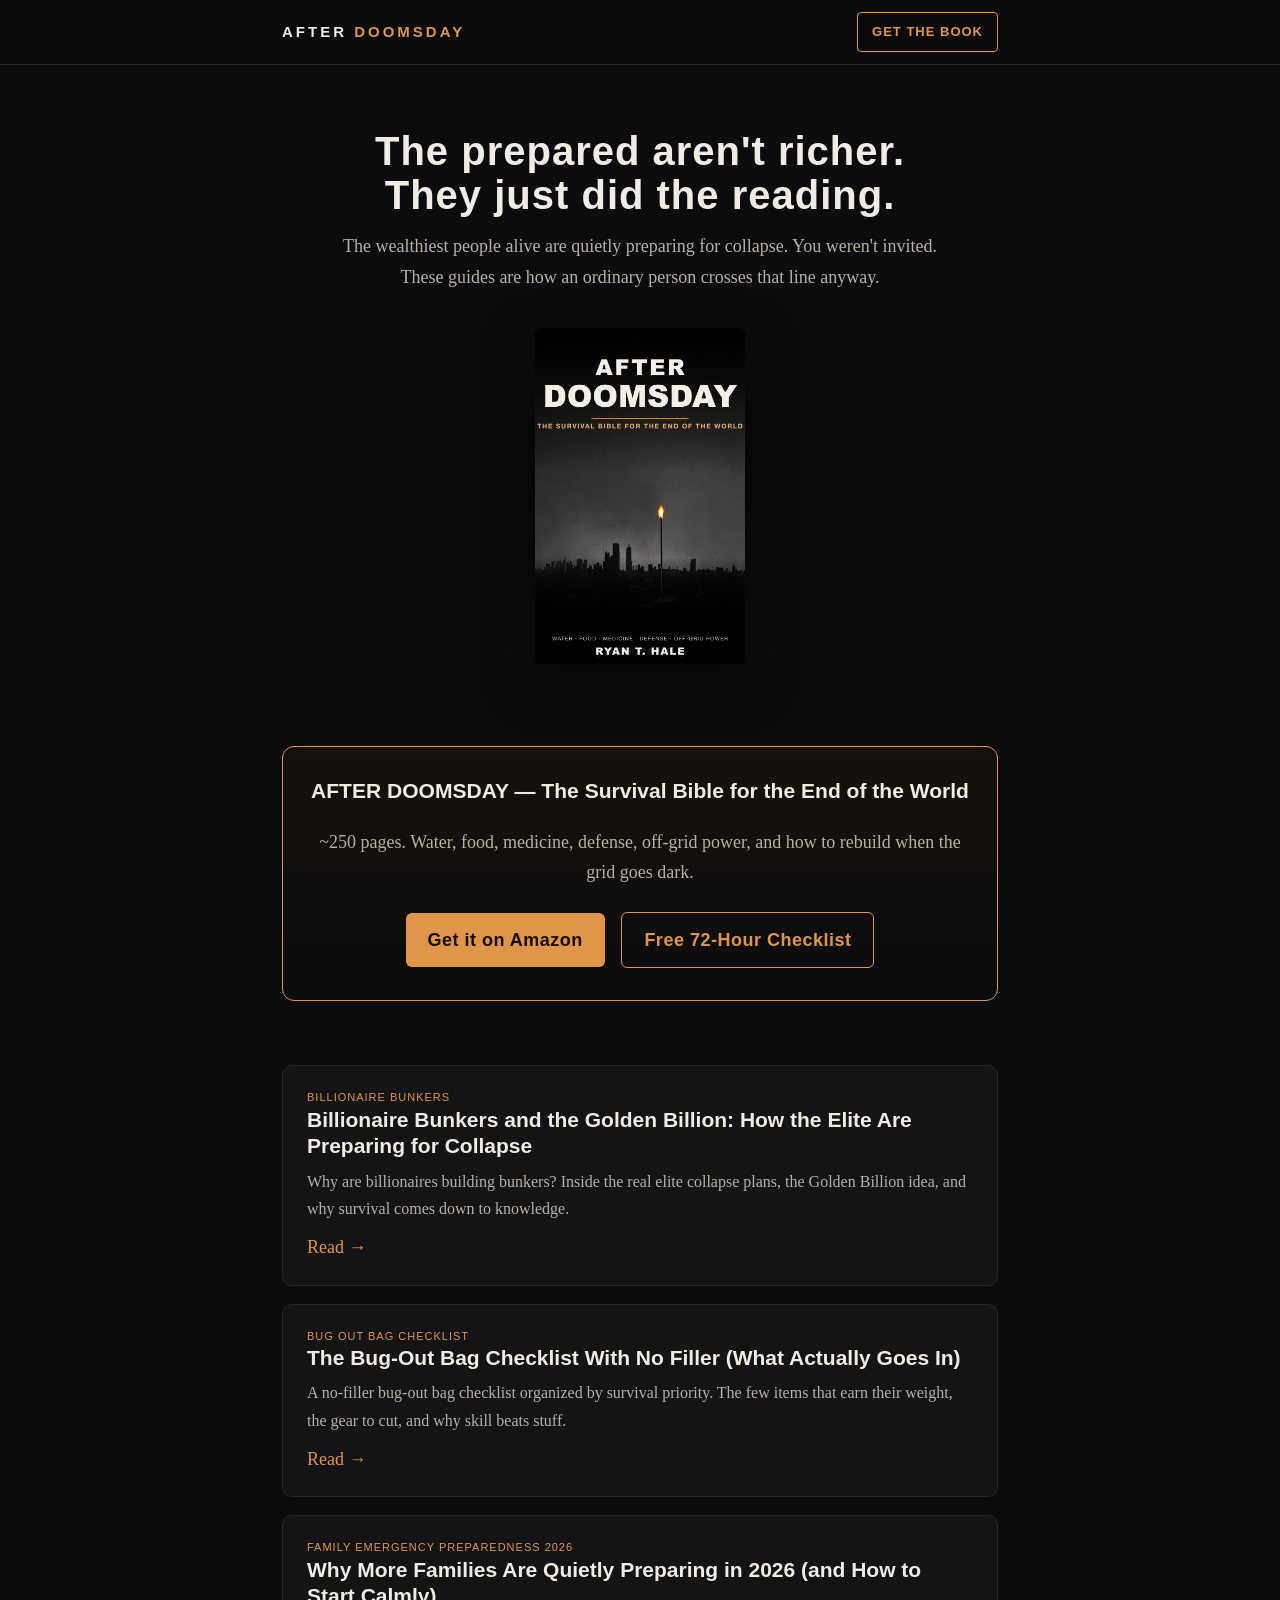
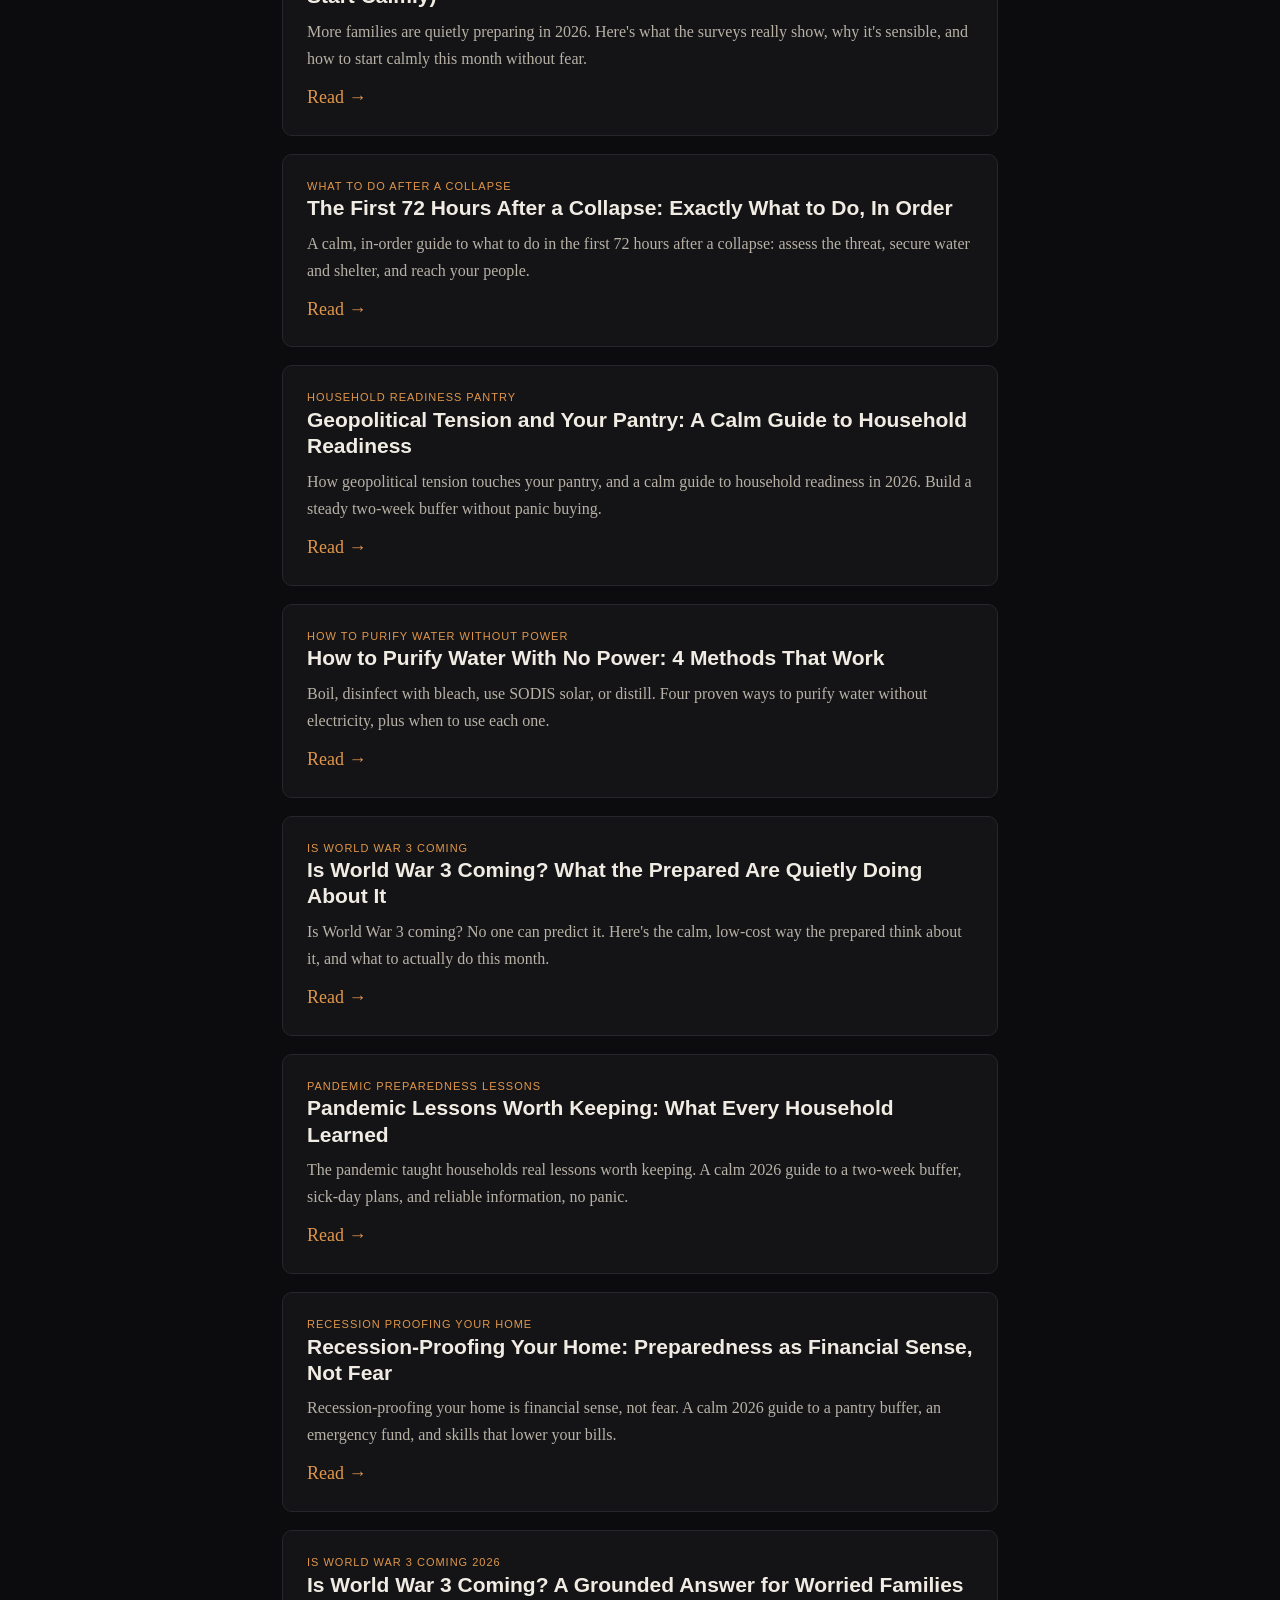
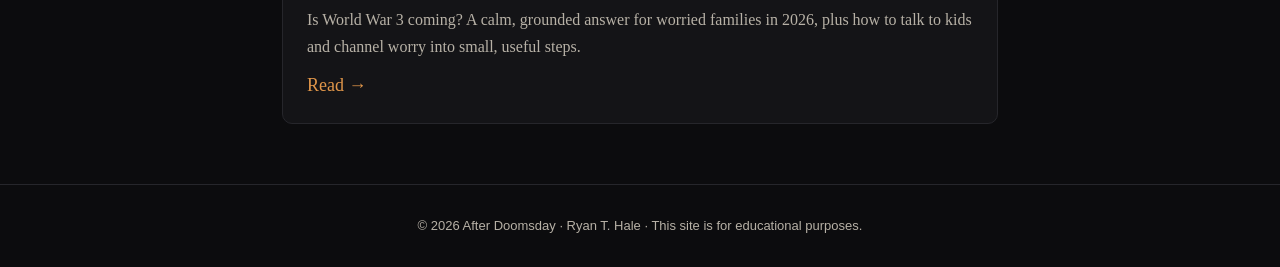
<file: index.html>
<!doctype html><html lang="en"><head>
<meta charset="utf-8"><meta name="viewport" content="width=device-width,initial-scale=1">
<title>After Doomsday — Survival & Preparedness for Normal People</title><meta name="description" content="The Golden Billion is preparing for collapse. Here is how an ordinary person prepares too: water, food, defense, off-grid power, and the long road back.">
<link rel="stylesheet" href="style.css"></head><body>
<header class="site"><div class="wrap"><span class="brand">AFTER <b>DOOMSDAY</b></span>
<a class="cta" href="#book">Get the book</a></div></header><div class="wrap"><section class="hero">
  <h1>The prepared aren't richer.<br>They just did the reading.</h1>
  <p>The wealthiest people alive are quietly preparing for collapse. You weren't invited. These guides are how an ordinary person crosses that line anyway.</p>
  <img src="cover.jpg" alt="After Doomsday cover">
  </section><div class="book-cta" id="book2">
<h3>AFTER DOOMSDAY — The Survival Bible for the End of the World</h3>
<p style="color:#b7b1a6">~250 pages. Water, food, medicine, defense, off-grid power, and how to rebuild when the grid goes dark.</p>
<a class="btn" href="https://www.amazon.com/s?k=After+Doomsday+Ryan+T.+Hale">Get it on Amazon</a>
<a class="btn" style="background:transparent;border:1px solid var(--ember);color:var(--ember)" href="#">Free 72-Hour Checklist</a>
</div><section class="grid"><div class="card"><div class="kw">billionaire bunkers</div>
<h2><a href="billionaire-bunkers-golden-billion.html">Billionaire Bunkers and the Golden Billion: How the Elite Are Preparing for Collapse</a></h2><p>Why are billionaires building bunkers? Inside the real elite collapse plans, the Golden Billion idea, and why survival comes down to knowledge.</p>
<a href="billionaire-bunkers-golden-billion.html">Read →</a></div>
<div class="card"><div class="kw">bug out bag checklist</div>
<h2><a href="bug-out-bag-checklist-no-filler.html">The Bug-Out Bag Checklist With No Filler (What Actually Goes In)</a></h2><p>A no-filler bug-out bag checklist organized by survival priority. The few items that earn their weight, the gear to cut, and why skill beats stuff.</p>
<a href="bug-out-bag-checklist-no-filler.html">Read →</a></div>
<div class="card"><div class="kw">family emergency preparedness 2026</div>
<h2><a href="families-quietly-preparing-2026.html">Why More Families Are Quietly Preparing in 2026 (and How to Start Calmly)</a></h2><p>More families are quietly preparing in 2026. Here's what the surveys really show, why it's sensible, and how to start calmly this month without fear.</p>
<a href="families-quietly-preparing-2026.html">Read →</a></div>
<div class="card"><div class="kw">what to do after a collapse</div>
<h2><a href="first-72-hours-after-collapse.html">The First 72 Hours After a Collapse: Exactly What to Do, In Order</a></h2><p>A calm, in-order guide to what to do in the first 72 hours after a collapse: assess the threat, secure water and shelter, and reach your people.</p>
<a href="first-72-hours-after-collapse.html">Read →</a></div>
<div class="card"><div class="kw">household readiness pantry</div>
<h2><a href="geopolitical-tension-pantry-readiness.html">Geopolitical Tension and Your Pantry: A Calm Guide to Household Readiness</a></h2><p>How geopolitical tension touches your pantry, and a calm guide to household readiness in 2026. Build a steady two-week buffer without panic buying.</p>
<a href="geopolitical-tension-pantry-readiness.html">Read →</a></div>
<div class="card"><div class="kw">how to purify water without power</div>
<h2><a href="how-to-purify-water-no-power.html">How to Purify Water With No Power: 4 Methods That Work</a></h2><p>Boil, disinfect with bleach, use SODIS solar, or distill. Four proven ways to purify water without electricity, plus when to use each one.</p>
<a href="how-to-purify-water-no-power.html">Read →</a></div>
<div class="card"><div class="kw">is world war 3 coming</div>
<h2><a href="is-world-war-3-coming.html">Is World War 3 Coming? What the Prepared Are Quietly Doing About It</a></h2><p>Is World War 3 coming? No one can predict it. Here's the calm, low-cost way the prepared think about it, and what to actually do this month.</p>
<a href="is-world-war-3-coming.html">Read →</a></div>
<div class="card"><div class="kw">pandemic preparedness lessons</div>
<h2><a href="pandemic-lessons-worth-keeping.html">Pandemic Lessons Worth Keeping: What Every Household Learned</a></h2><p>The pandemic taught households real lessons worth keeping. A calm 2026 guide to a two-week buffer, sick-day plans, and reliable information, no panic.</p>
<a href="pandemic-lessons-worth-keeping.html">Read →</a></div>
<div class="card"><div class="kw">recession proofing your home</div>
<h2><a href="recession-proofing-your-home.html">Recession-Proofing Your Home: Preparedness as Financial Sense, Not Fear</a></h2><p>Recession-proofing your home is financial sense, not fear. A calm 2026 guide to a pantry buffer, an emergency fund, and skills that lower your bills.</p>
<a href="recession-proofing-your-home.html">Read →</a></div>
<div class="card"><div class="kw">is world war 3 coming 2026</div>
<h2><a href="ww3-grounded-answer-worried-families.html">Is World War 3 Coming? A Grounded Answer for Worried Families</a></h2><p>Is World War 3 coming? A calm, grounded answer for worried families in 2026, plus how to talk to kids and channel worry into small, useful steps.</p>
<a href="ww3-grounded-answer-worried-families.html">Read →</a></div></section></div><footer class="site"><div class="wrap">© 2026 After Doomsday · Ryan T. Hale · This site is for educational purposes.</div></footer></body></html>
</file>
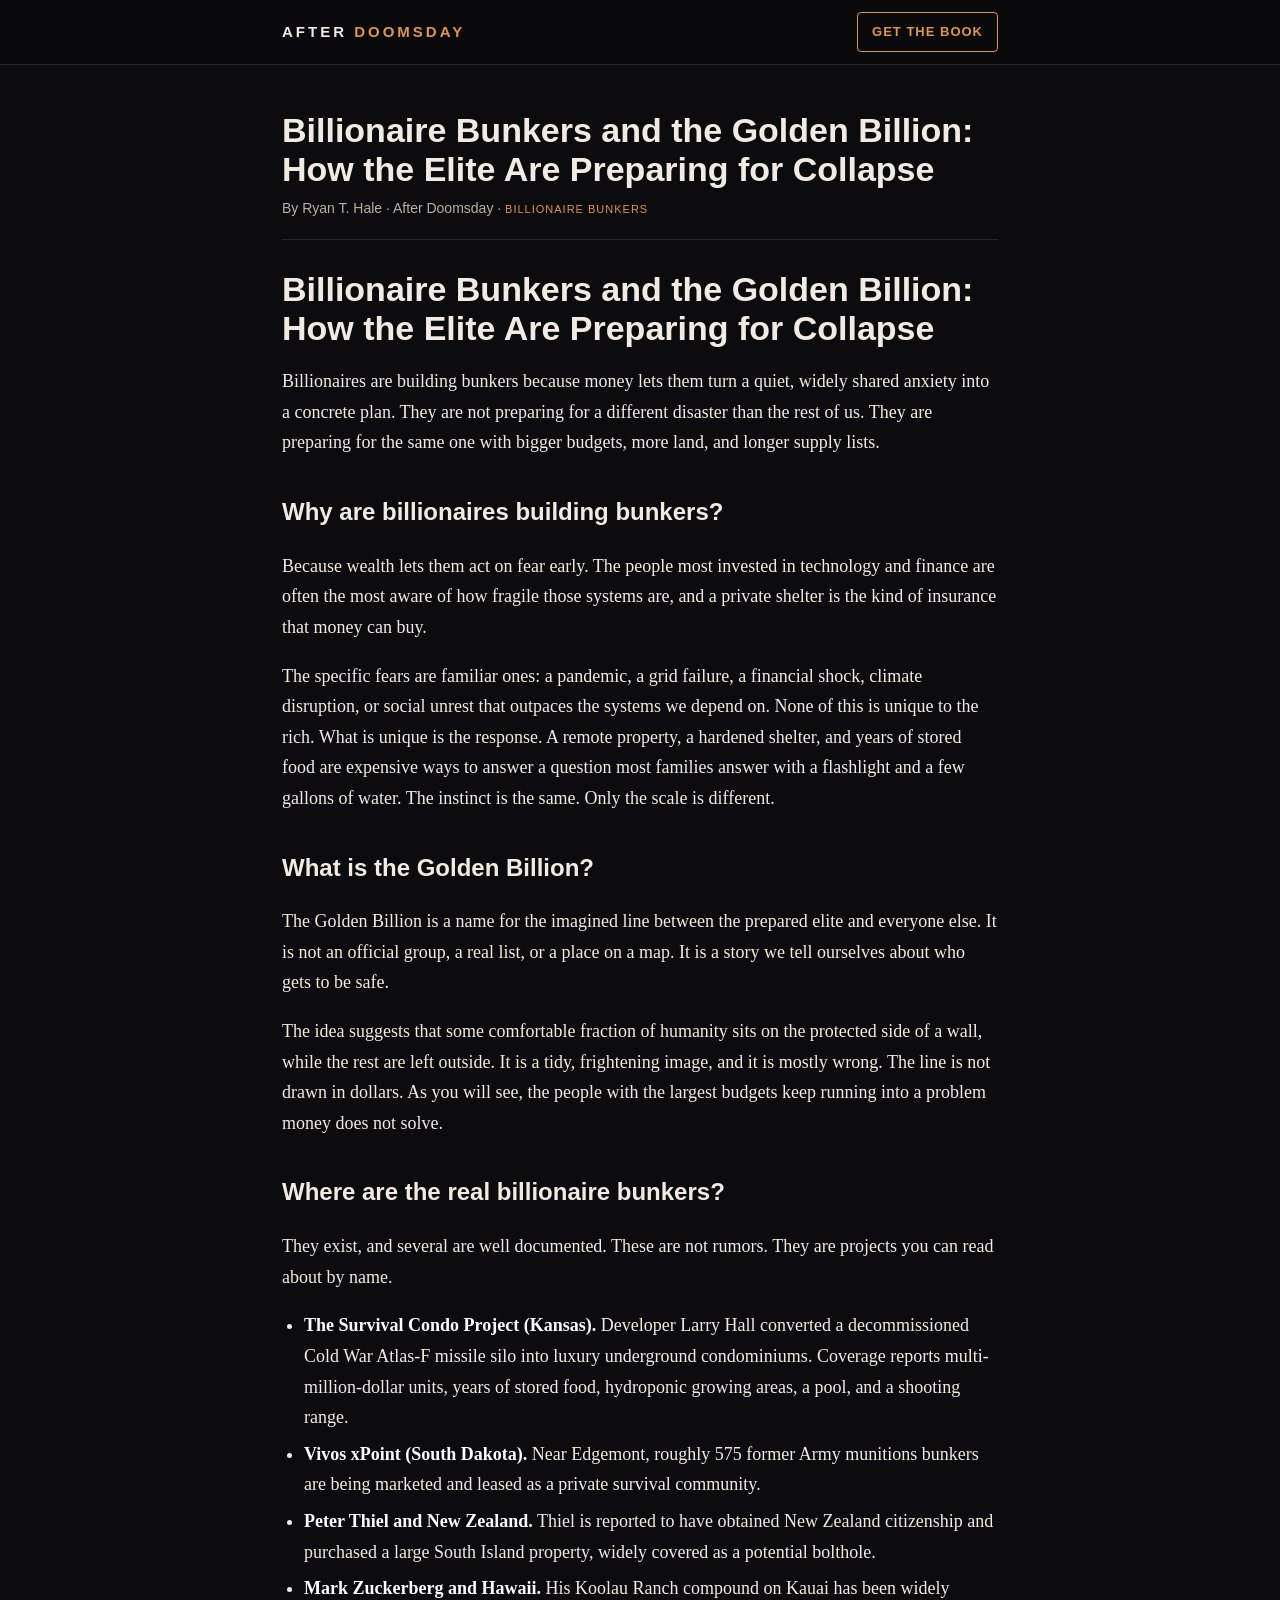
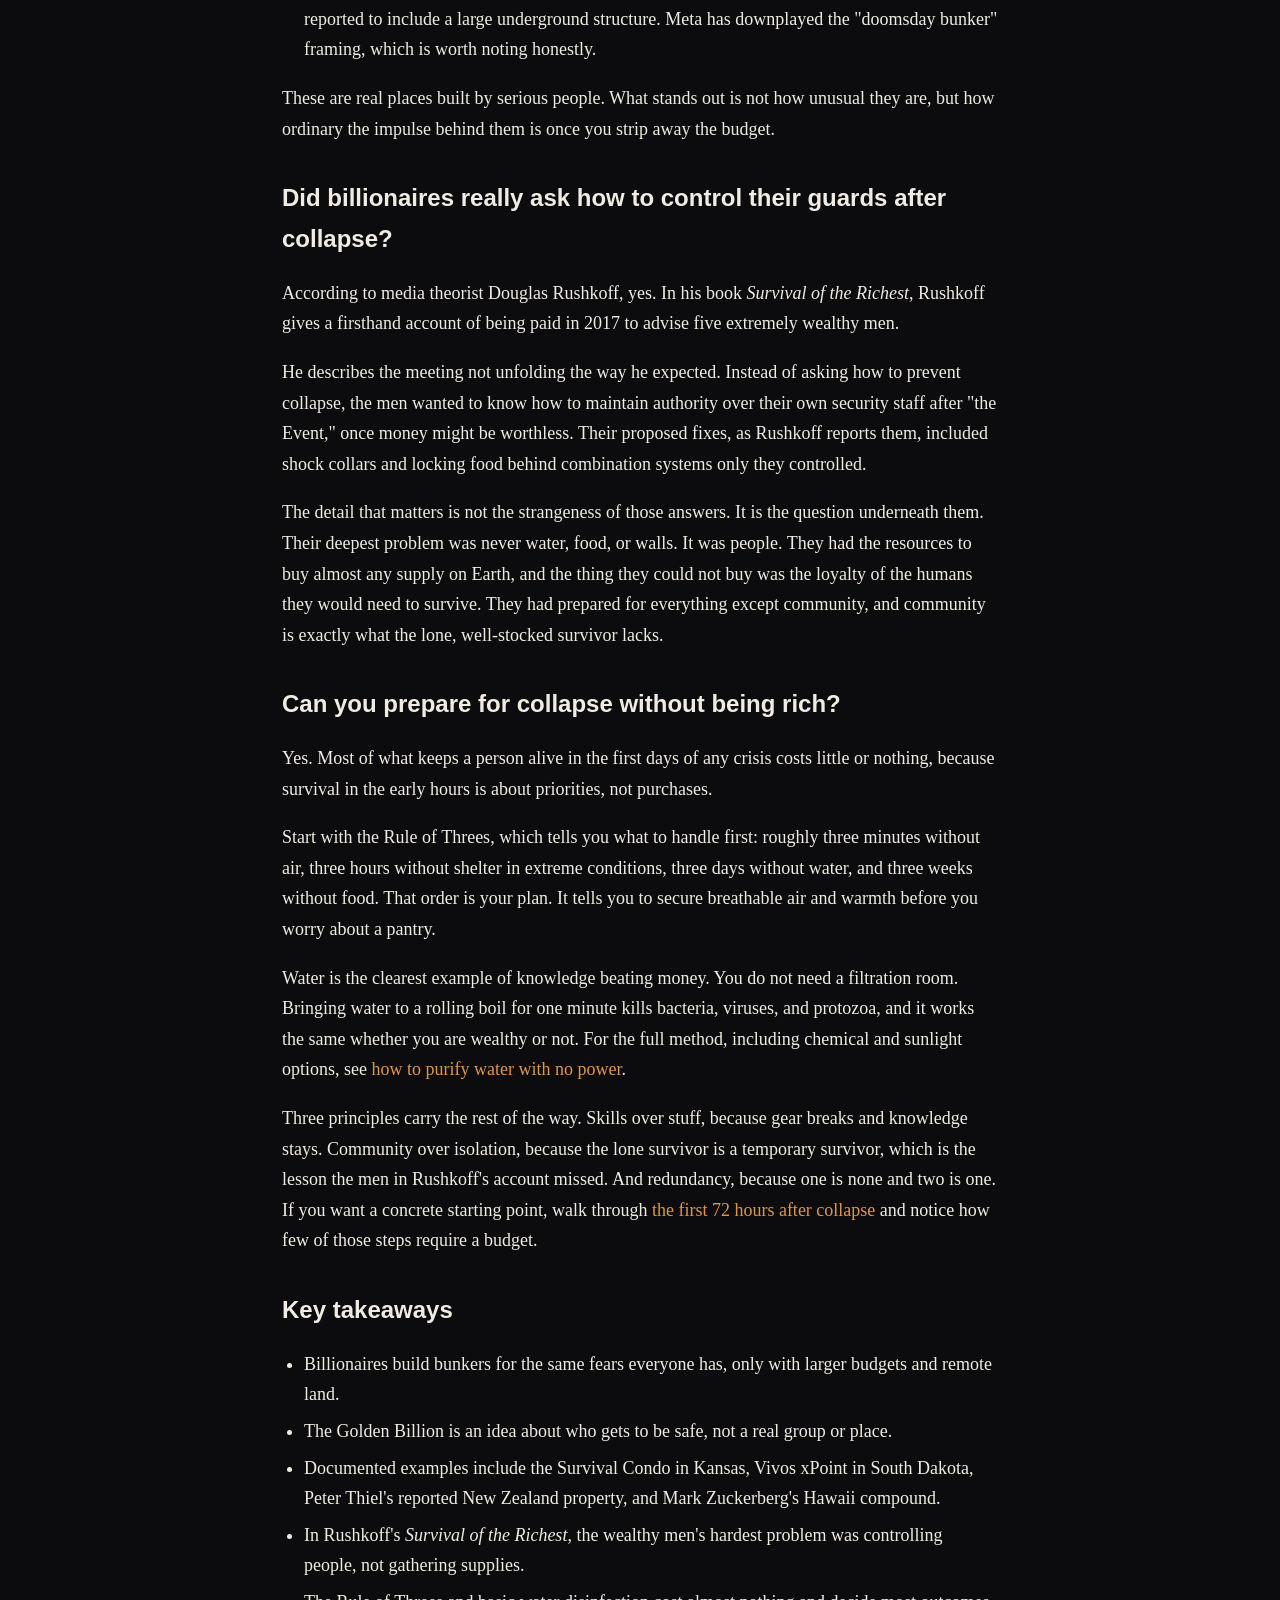
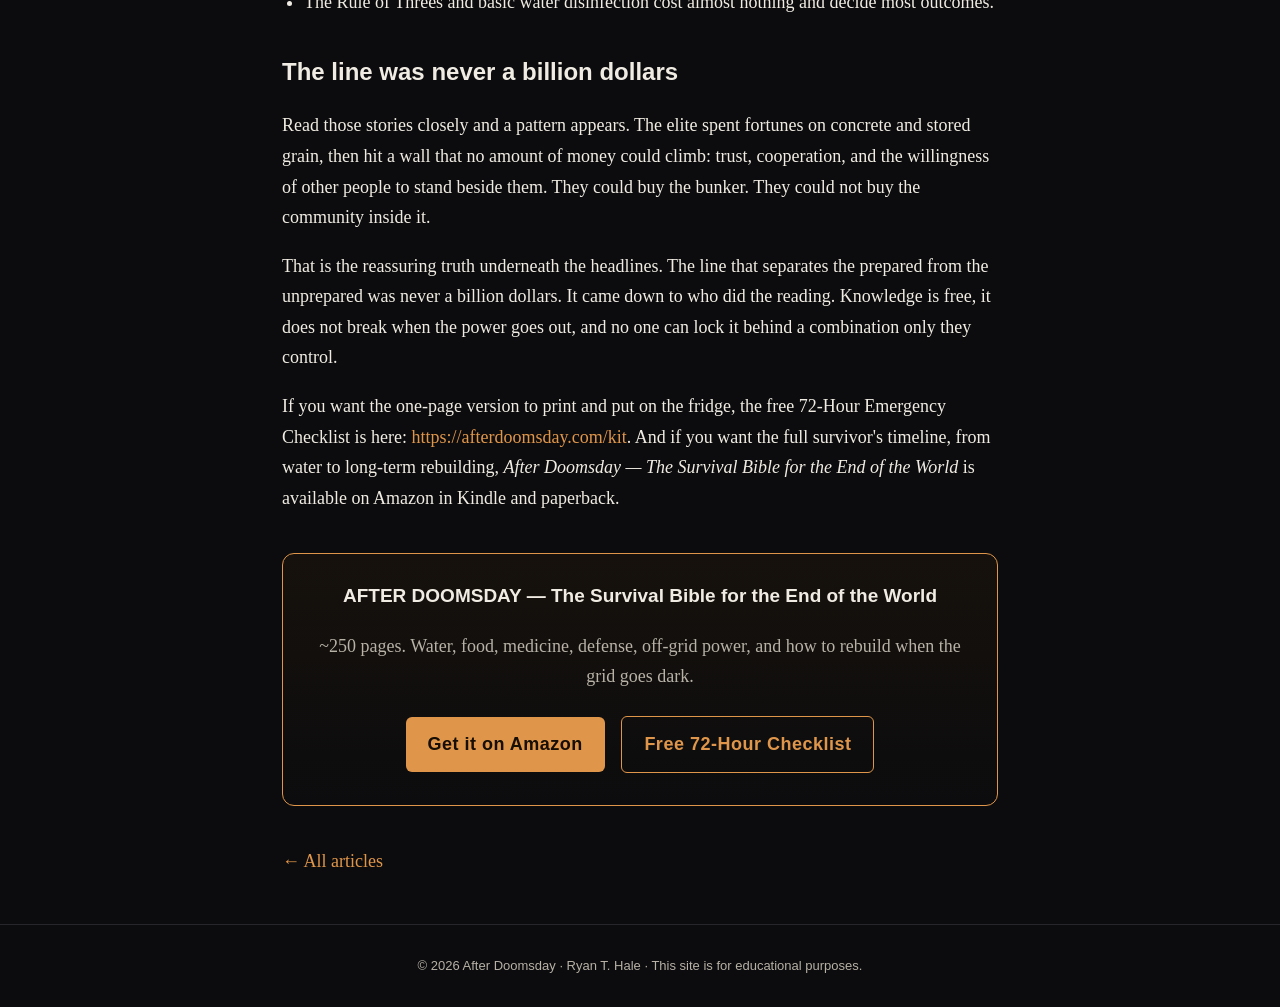
<file: billionaire-bunkers-golden-billion.html>
<!doctype html><html lang="en"><head>
<meta charset="utf-8"><meta name="viewport" content="width=device-width,initial-scale=1">
<title>Billionaire Bunkers and the Golden Billion: How the Elite Are Preparing for Collapse — After Doomsday</title><meta name="description" content="Why are billionaires building bunkers? Inside the real elite collapse plans, the Golden Billion idea, and why survival comes down to knowledge.">
<link rel="stylesheet" href="style.css"></head><body>
<header class="site"><div class="wrap"><span class="brand">AFTER <b>DOOMSDAY</b></span>
<a class="cta" href="#book">Get the book</a></div></header><div class="wrap"><article><h1>Billionaire Bunkers and the Golden Billion: How the Elite Are Preparing for Collapse</h1><div class="meta">By Ryan T. Hale · After Doomsday · <span class="kw">billionaire bunkers</span></div><h1 id="billionaire-bunkers-and-the-golden-billion-how-the-elite-are-preparing-for-collapse">Billionaire Bunkers and the Golden Billion: How the Elite Are Preparing for Collapse</h1>
<p>Billionaires are building bunkers because money lets them turn a quiet, widely shared anxiety into a concrete plan. They are not preparing for a different disaster than the rest of us. They are preparing for the same one with bigger budgets, more land, and longer supply lists.</p>
<h2 id="why-are-billionaires-building-bunkers">Why are billionaires building bunkers?</h2>
<p>Because wealth lets them act on fear early. The people most invested in technology and finance are often the most aware of how fragile those systems are, and a private shelter is the kind of insurance that money can buy.</p>
<p>The specific fears are familiar ones: a pandemic, a grid failure, a financial shock, climate disruption, or social unrest that outpaces the systems we depend on. None of this is unique to the rich. What is unique is the response. A remote property, a hardened shelter, and years of stored food are expensive ways to answer a question most families answer with a flashlight and a few gallons of water. The instinct is the same. Only the scale is different.</p>
<h2 id="what-is-the-golden-billion">What is the Golden Billion?</h2>
<p>The Golden Billion is a name for the imagined line between the prepared elite and everyone else. It is not an official group, a real list, or a place on a map. It is a story we tell ourselves about who gets to be safe.</p>
<p>The idea suggests that some comfortable fraction of humanity sits on the protected side of a wall, while the rest are left outside. It is a tidy, frightening image, and it is mostly wrong. The line is not drawn in dollars. As you will see, the people with the largest budgets keep running into a problem money does not solve.</p>
<h2 id="where-are-the-real-billionaire-bunkers">Where are the real billionaire bunkers?</h2>
<p>They exist, and several are well documented. These are not rumors. They are projects you can read about by name.</p>
<ul>
<li><strong>The Survival Condo Project (Kansas).</strong> Developer Larry Hall converted a decommissioned Cold War Atlas-F missile silo into luxury underground condominiums. Coverage reports multi-million-dollar units, years of stored food, hydroponic growing areas, a pool, and a shooting range.</li>
<li><strong>Vivos xPoint (South Dakota).</strong> Near Edgemont, roughly 575 former Army munitions bunkers are being marketed and leased as a private survival community.</li>
<li><strong>Peter Thiel and New Zealand.</strong> Thiel is reported to have obtained New Zealand citizenship and purchased a large South Island property, widely covered as a potential bolthole.</li>
<li><strong>Mark Zuckerberg and Hawaii.</strong> His Koolau Ranch compound on Kauai has been widely reported to include a large underground structure. Meta has downplayed the &quot;doomsday bunker&quot; framing, which is worth noting honestly.</li>
</ul>
<p>These are real places built by serious people. What stands out is not how unusual they are, but how ordinary the impulse behind them is once you strip away the budget.</p>
<h2 id="did-billionaires-really-ask-how-to-control-their-guards-after-collapse">Did billionaires really ask how to control their guards after collapse?</h2>
<p>According to media theorist Douglas Rushkoff, yes. In his book <em>Survival of the Richest</em>, Rushkoff gives a firsthand account of being paid in 2017 to advise five extremely wealthy men.</p>
<p>He describes the meeting not unfolding the way he expected. Instead of asking how to prevent collapse, the men wanted to know how to maintain authority over their own security staff after &quot;the Event,&quot; once money might be worthless. Their proposed fixes, as Rushkoff reports them, included shock collars and locking food behind combination systems only they controlled.</p>
<p>The detail that matters is not the strangeness of those answers. It is the question underneath them. Their deepest problem was never water, food, or walls. It was people. They had the resources to buy almost any supply on Earth, and the thing they could not buy was the loyalty of the humans they would need to survive. They had prepared for everything except community, and community is exactly what the lone, well-stocked survivor lacks.</p>
<h2 id="can-you-prepare-for-collapse-without-being-rich">Can you prepare for collapse without being rich?</h2>
<p>Yes. Most of what keeps a person alive in the first days of any crisis costs little or nothing, because survival in the early hours is about priorities, not purchases.</p>
<p>Start with the Rule of Threes, which tells you what to handle first: roughly three minutes without air, three hours without shelter in extreme conditions, three days without water, and three weeks without food. That order is your plan. It tells you to secure breathable air and warmth before you worry about a pantry.</p>
<p>Water is the clearest example of knowledge beating money. You do not need a filtration room. Bringing water to a rolling boil for one minute kills bacteria, viruses, and protozoa, and it works the same whether you are wealthy or not. For the full method, including chemical and sunlight options, see <a href="/blog/how-to-purify-water-no-power">how to purify water with no power</a>.</p>
<p>Three principles carry the rest of the way. Skills over stuff, because gear breaks and knowledge stays. Community over isolation, because the lone survivor is a temporary survivor, which is the lesson the men in Rushkoff&#39;s account missed. And redundancy, because one is none and two is one. If you want a concrete starting point, walk through <a href="/blog/first-72-hours-after-collapse">the first 72 hours after collapse</a> and notice how few of those steps require a budget.</p>
<h2 id="key-takeaways">Key takeaways</h2>
<ul>
<li>Billionaires build bunkers for the same fears everyone has, only with larger budgets and remote land.</li>
<li>The Golden Billion is an idea about who gets to be safe, not a real group or place.</li>
<li>Documented examples include the Survival Condo in Kansas, Vivos xPoint in South Dakota, Peter Thiel&#39;s reported New Zealand property, and Mark Zuckerberg&#39;s Hawaii compound.</li>
<li>In Rushkoff&#39;s <em>Survival of the Richest</em>, the wealthy men&#39;s hardest problem was controlling people, not gathering supplies.</li>
<li>The Rule of Threes and basic water disinfection cost almost nothing and decide most outcomes.</li>
</ul>
<h2 id="the-line-was-never-a-billion-dollars">The line was never a billion dollars</h2>
<p>Read those stories closely and a pattern appears. The elite spent fortunes on concrete and stored grain, then hit a wall that no amount of money could climb: trust, cooperation, and the willingness of other people to stand beside them. They could buy the bunker. They could not buy the community inside it.</p>
<p>That is the reassuring truth underneath the headlines. The line that separates the prepared from the unprepared was never a billion dollars. It came down to who did the reading. Knowledge is free, it does not break when the power goes out, and no one can lock it behind a combination only they control.</p>
<p>If you want the one-page version to print and put on the fridge, the free 72-Hour Emergency Checklist is here: <a href="https://afterdoomsday.com/kit">https://afterdoomsday.com/kit</a>. And if you want the full survivor&#39;s timeline, from water to long-term rebuilding, <em>After Doomsday — The Survival Bible for the End of the World</em> is available on Amazon in Kindle and paperback.</p>
<div class="book-cta" id="book">
<h3>AFTER DOOMSDAY — The Survival Bible for the End of the World</h3>
<p style="color:#b7b1a6">~250 pages. Water, food, medicine, defense, off-grid power, and how to rebuild when the grid goes dark.</p>
<a class="btn" href="https://www.amazon.com/s?k=After+Doomsday+Ryan+T.+Hale">Get it on Amazon</a>
<a class="btn" style="background:transparent;border:1px solid var(--ember);color:var(--ember)" href="#">Free 72-Hour Checklist</a>
</div><p><a href="index.html">← All articles</a></p></article></div><footer class="site"><div class="wrap">© 2026 After Doomsday · Ryan T. Hale · This site is for educational purposes.</div></footer></body></html>
</file>
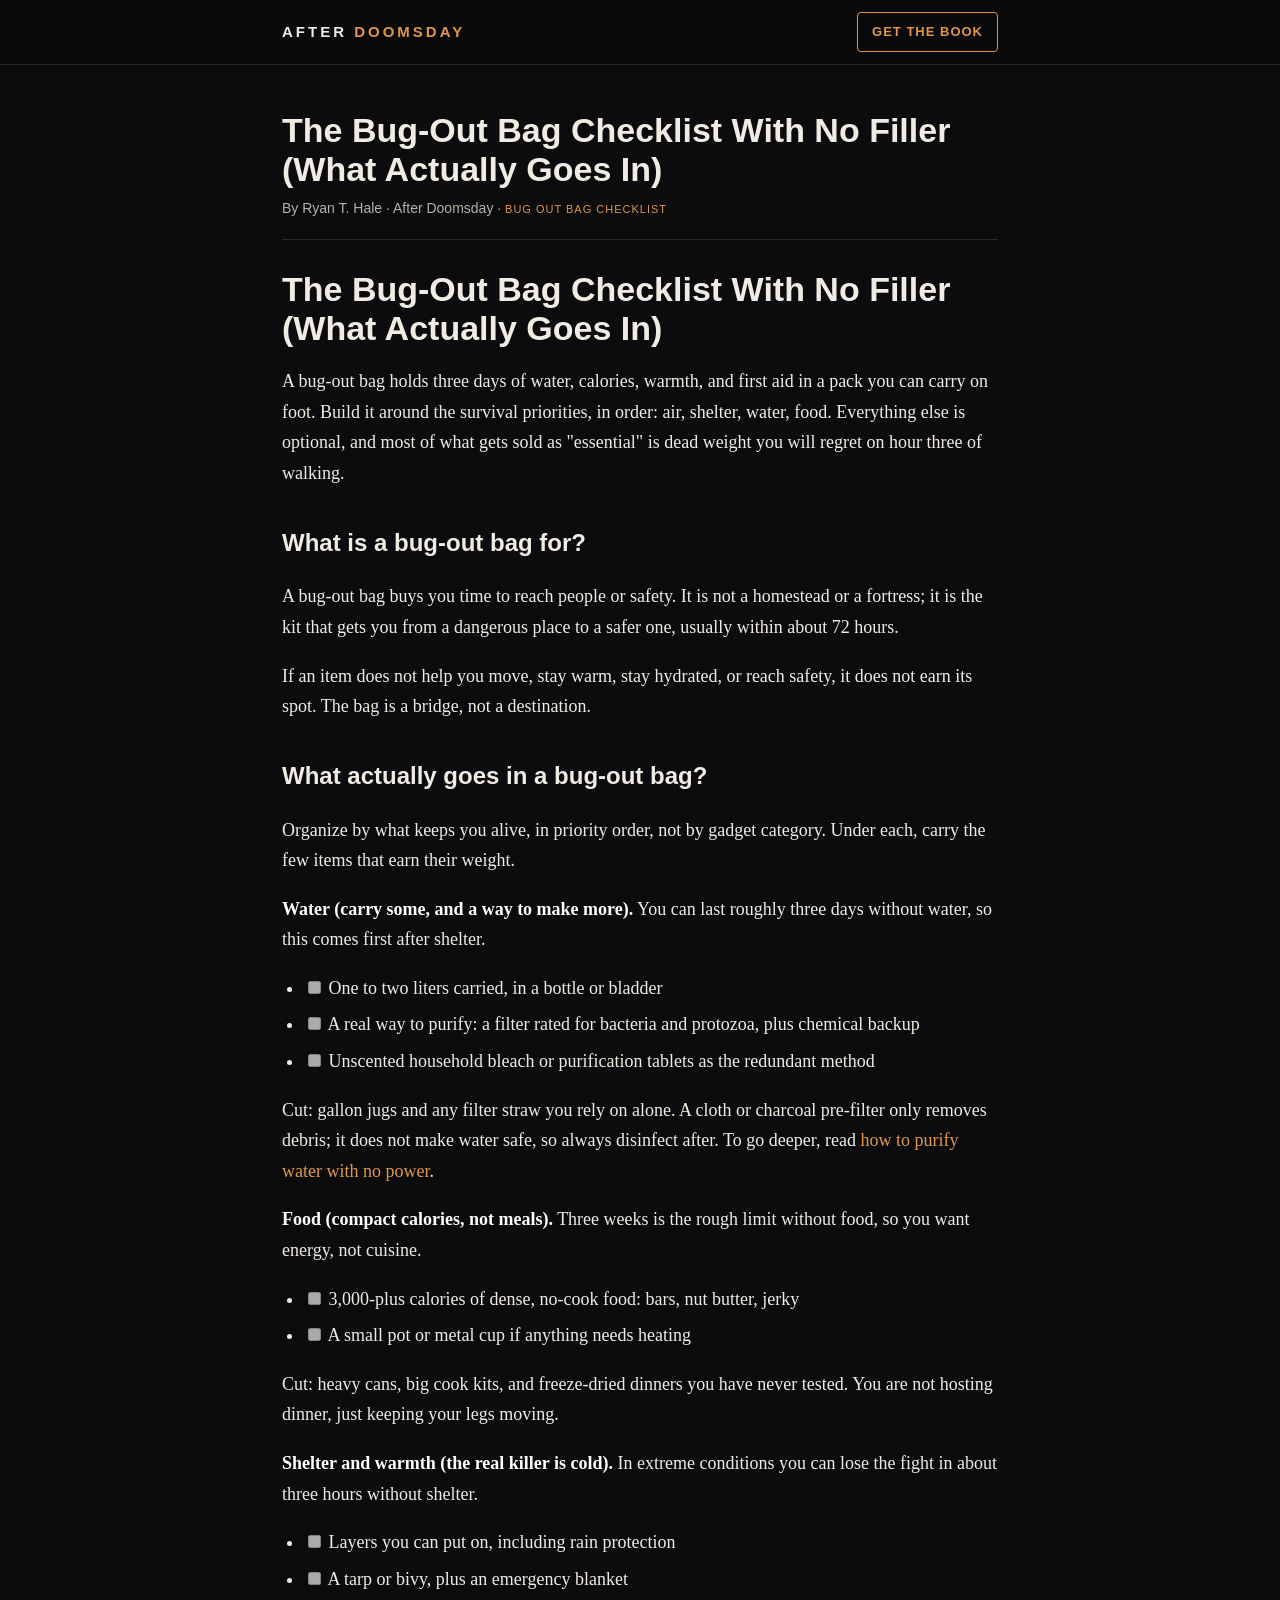
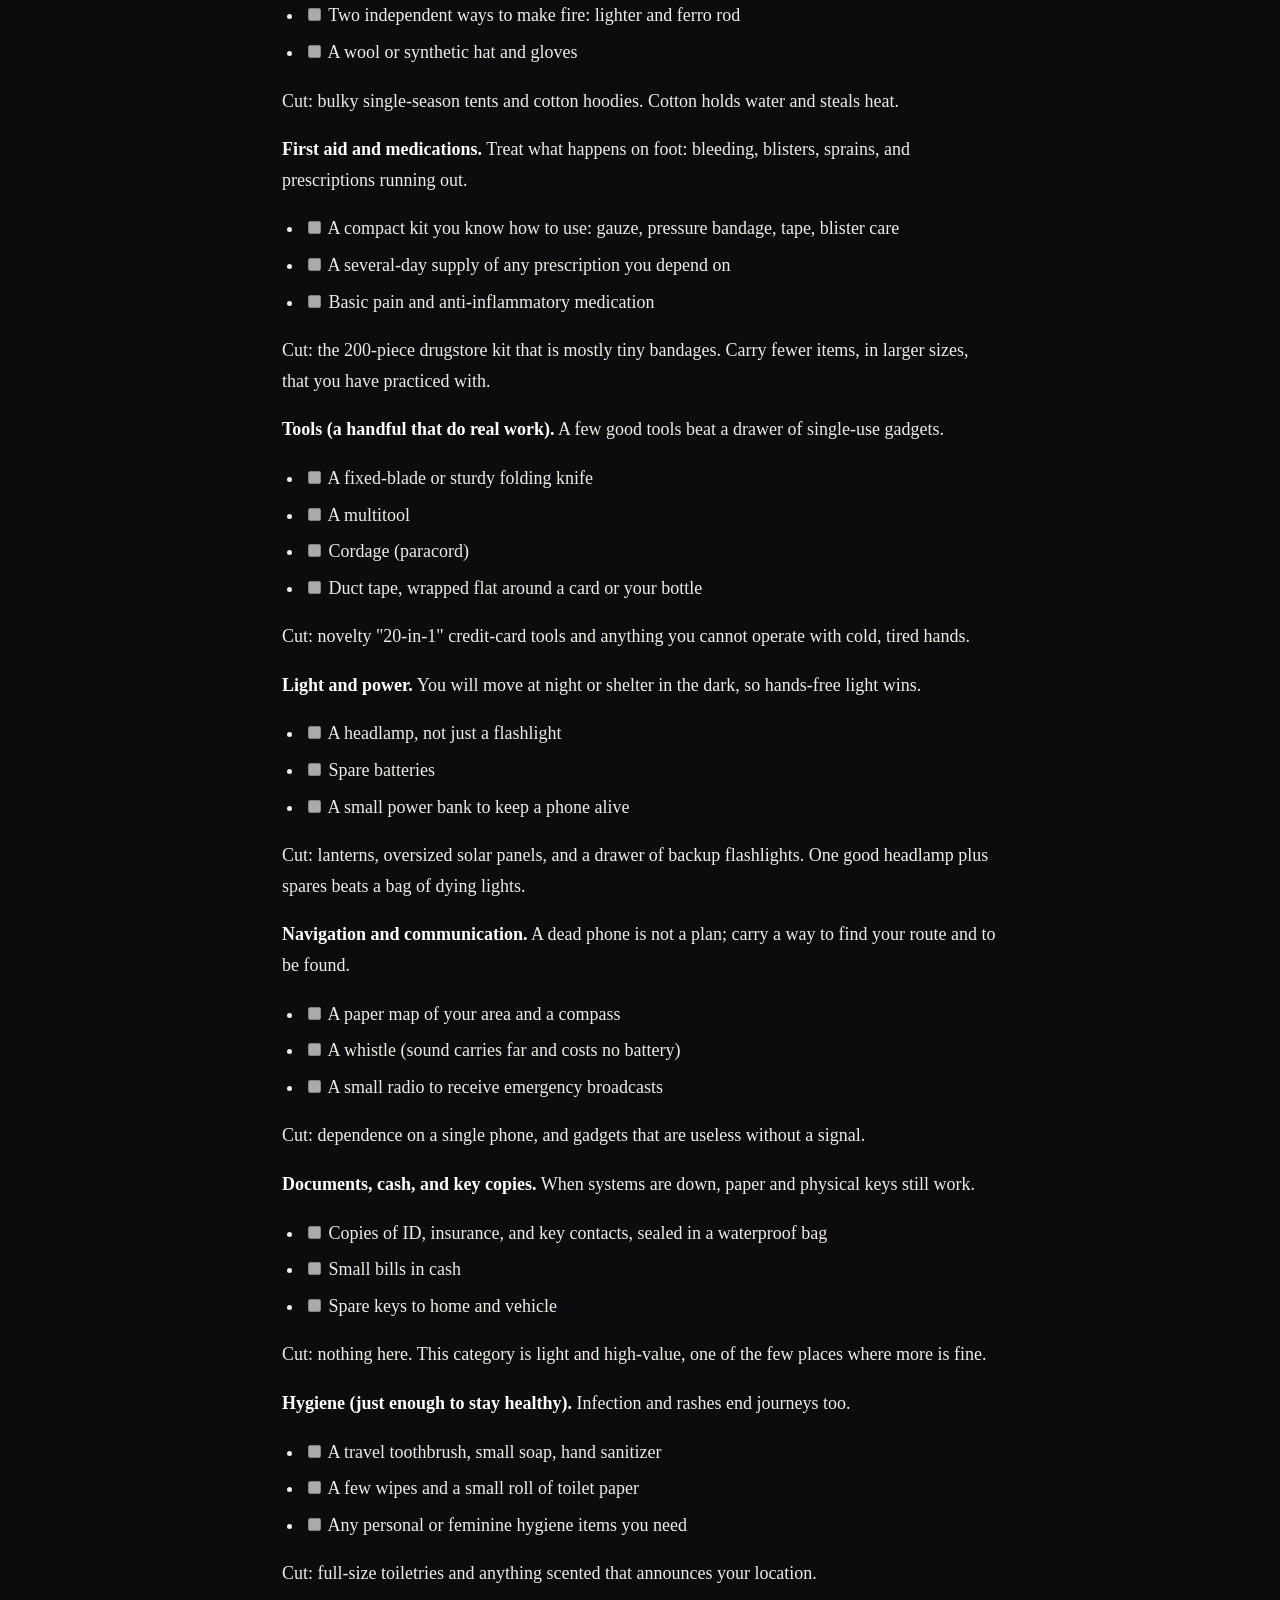
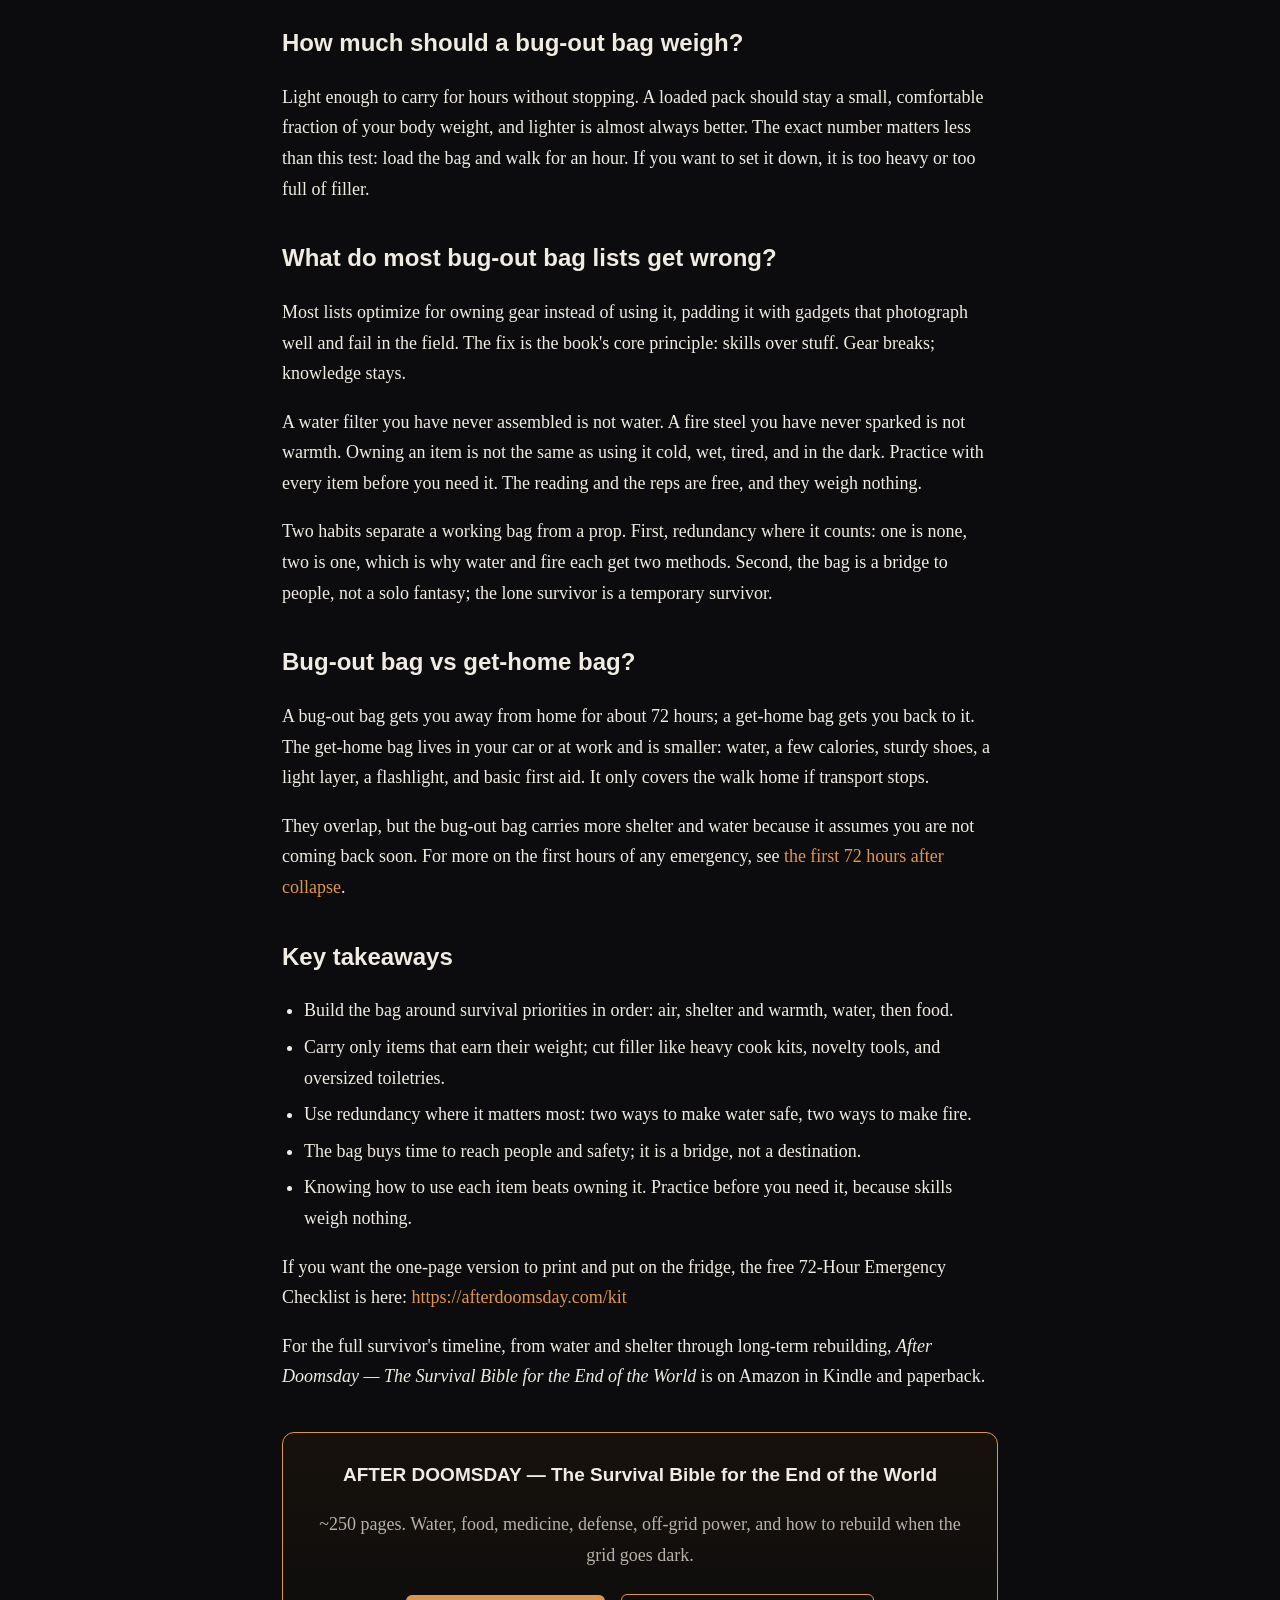
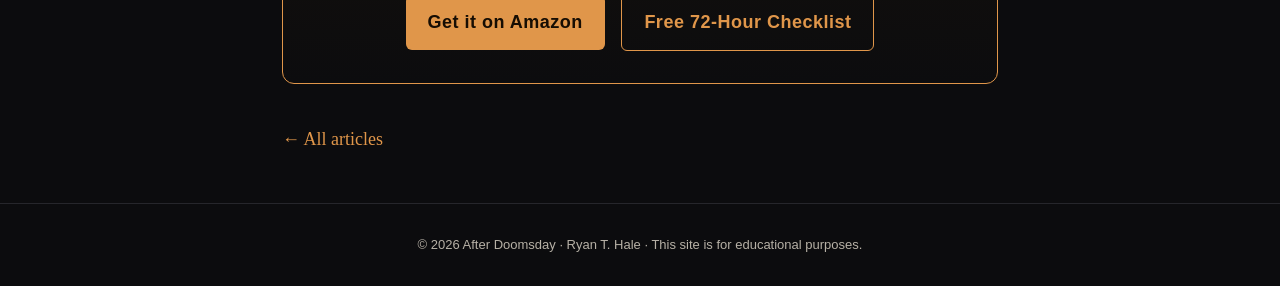
<file: bug-out-bag-checklist-no-filler.html>
<!doctype html><html lang="en"><head>
<meta charset="utf-8"><meta name="viewport" content="width=device-width,initial-scale=1">
<title>The Bug-Out Bag Checklist With No Filler (What Actually Goes In) — After Doomsday</title><meta name="description" content="A no-filler bug-out bag checklist organized by survival priority. The few items that earn their weight, the gear to cut, and why skill beats stuff.">
<link rel="stylesheet" href="style.css"></head><body>
<header class="site"><div class="wrap"><span class="brand">AFTER <b>DOOMSDAY</b></span>
<a class="cta" href="#book">Get the book</a></div></header><div class="wrap"><article><h1>The Bug-Out Bag Checklist With No Filler (What Actually Goes In)</h1><div class="meta">By Ryan T. Hale · After Doomsday · <span class="kw">bug out bag checklist</span></div><h1 id="the-bug-out-bag-checklist-with-no-filler-what-actually-goes-in">The Bug-Out Bag Checklist With No Filler (What Actually Goes In)</h1>
<p>A bug-out bag holds three days of water, calories, warmth, and first aid in a pack you can carry on foot. Build it around the survival priorities, in order: air, shelter, water, food. Everything else is optional, and most of what gets sold as &quot;essential&quot; is dead weight you will regret on hour three of walking.</p>
<h2 id="what-is-a-bug-out-bag-for">What is a bug-out bag for?</h2>
<p>A bug-out bag buys you time to reach people or safety. It is not a homestead or a fortress; it is the kit that gets you from a dangerous place to a safer one, usually within about 72 hours.</p>
<p>If an item does not help you move, stay warm, stay hydrated, or reach safety, it does not earn its spot. The bag is a bridge, not a destination.</p>
<h2 id="what-actually-goes-in-a-bug-out-bag">What actually goes in a bug-out bag?</h2>
<p>Organize by what keeps you alive, in priority order, not by gadget category. Under each, carry the few items that earn their weight.</p>
<p><strong>Water (carry some, and a way to make more).</strong> You can last roughly three days without water, so this comes first after shelter.</p>
<ul>
<li><input disabled="" type="checkbox"> One to two liters carried, in a bottle or bladder</li>
<li><input disabled="" type="checkbox"> A real way to purify: a filter rated for bacteria and protozoa, plus chemical backup</li>
<li><input disabled="" type="checkbox"> Unscented household bleach or purification tablets as the redundant method</li>
</ul>
<p>Cut: gallon jugs and any filter straw you rely on alone. A cloth or charcoal pre-filter only removes debris; it does not make water safe, so always disinfect after. To go deeper, read <a href="/blog/how-to-purify-water-no-power">how to purify water with no power</a>.</p>
<p><strong>Food (compact calories, not meals).</strong> Three weeks is the rough limit without food, so you want energy, not cuisine.</p>
<ul>
<li><input disabled="" type="checkbox"> 3,000-plus calories of dense, no-cook food: bars, nut butter, jerky</li>
<li><input disabled="" type="checkbox"> A small pot or metal cup if anything needs heating</li>
</ul>
<p>Cut: heavy cans, big cook kits, and freeze-dried dinners you have never tested. You are not hosting dinner, just keeping your legs moving.</p>
<p><strong>Shelter and warmth (the real killer is cold).</strong> In extreme conditions you can lose the fight in about three hours without shelter.</p>
<ul>
<li><input disabled="" type="checkbox"> Layers you can put on, including rain protection</li>
<li><input disabled="" type="checkbox"> A tarp or bivy, plus an emergency blanket</li>
<li><input disabled="" type="checkbox"> Two independent ways to make fire: lighter and ferro rod</li>
<li><input disabled="" type="checkbox"> A wool or synthetic hat and gloves</li>
</ul>
<p>Cut: bulky single-season tents and cotton hoodies. Cotton holds water and steals heat.</p>
<p><strong>First aid and medications.</strong> Treat what happens on foot: bleeding, blisters, sprains, and prescriptions running out.</p>
<ul>
<li><input disabled="" type="checkbox"> A compact kit you know how to use: gauze, pressure bandage, tape, blister care</li>
<li><input disabled="" type="checkbox"> A several-day supply of any prescription you depend on</li>
<li><input disabled="" type="checkbox"> Basic pain and anti-inflammatory medication</li>
</ul>
<p>Cut: the 200-piece drugstore kit that is mostly tiny bandages. Carry fewer items, in larger sizes, that you have practiced with.</p>
<p><strong>Tools (a handful that do real work).</strong> A few good tools beat a drawer of single-use gadgets.</p>
<ul>
<li><input disabled="" type="checkbox"> A fixed-blade or sturdy folding knife</li>
<li><input disabled="" type="checkbox"> A multitool</li>
<li><input disabled="" type="checkbox"> Cordage (paracord)</li>
<li><input disabled="" type="checkbox"> Duct tape, wrapped flat around a card or your bottle</li>
</ul>
<p>Cut: novelty &quot;20-in-1&quot; credit-card tools and anything you cannot operate with cold, tired hands.</p>
<p><strong>Light and power.</strong> You will move at night or shelter in the dark, so hands-free light wins.</p>
<ul>
<li><input disabled="" type="checkbox"> A headlamp, not just a flashlight</li>
<li><input disabled="" type="checkbox"> Spare batteries</li>
<li><input disabled="" type="checkbox"> A small power bank to keep a phone alive</li>
</ul>
<p>Cut: lanterns, oversized solar panels, and a drawer of backup flashlights. One good headlamp plus spares beats a bag of dying lights.</p>
<p><strong>Navigation and communication.</strong> A dead phone is not a plan; carry a way to find your route and to be found.</p>
<ul>
<li><input disabled="" type="checkbox"> A paper map of your area and a compass</li>
<li><input disabled="" type="checkbox"> A whistle (sound carries far and costs no battery)</li>
<li><input disabled="" type="checkbox"> A small radio to receive emergency broadcasts</li>
</ul>
<p>Cut: dependence on a single phone, and gadgets that are useless without a signal.</p>
<p><strong>Documents, cash, and key copies.</strong> When systems are down, paper and physical keys still work.</p>
<ul>
<li><input disabled="" type="checkbox"> Copies of ID, insurance, and key contacts, sealed in a waterproof bag</li>
<li><input disabled="" type="checkbox"> Small bills in cash</li>
<li><input disabled="" type="checkbox"> Spare keys to home and vehicle</li>
</ul>
<p>Cut: nothing here. This category is light and high-value, one of the few places where more is fine.</p>
<p><strong>Hygiene (just enough to stay healthy).</strong> Infection and rashes end journeys too.</p>
<ul>
<li><input disabled="" type="checkbox"> A travel toothbrush, small soap, hand sanitizer</li>
<li><input disabled="" type="checkbox"> A few wipes and a small roll of toilet paper</li>
<li><input disabled="" type="checkbox"> Any personal or feminine hygiene items you need</li>
</ul>
<p>Cut: full-size toiletries and anything scented that announces your location.</p>
<h2 id="how-much-should-a-bug-out-bag-weigh">How much should a bug-out bag weigh?</h2>
<p>Light enough to carry for hours without stopping. A loaded pack should stay a small, comfortable fraction of your body weight, and lighter is almost always better. The exact number matters less than this test: load the bag and walk for an hour. If you want to set it down, it is too heavy or too full of filler.</p>
<h2 id="what-do-most-bug-out-bag-lists-get-wrong">What do most bug-out bag lists get wrong?</h2>
<p>Most lists optimize for owning gear instead of using it, padding it with gadgets that photograph well and fail in the field. The fix is the book&#39;s core principle: skills over stuff. Gear breaks; knowledge stays.</p>
<p>A water filter you have never assembled is not water. A fire steel you have never sparked is not warmth. Owning an item is not the same as using it cold, wet, tired, and in the dark. Practice with every item before you need it. The reading and the reps are free, and they weigh nothing.</p>
<p>Two habits separate a working bag from a prop. First, redundancy where it counts: one is none, two is one, which is why water and fire each get two methods. Second, the bag is a bridge to people, not a solo fantasy; the lone survivor is a temporary survivor.</p>
<h2 id="bug-out-bag-vs-get-home-bag">Bug-out bag vs get-home bag?</h2>
<p>A bug-out bag gets you away from home for about 72 hours; a get-home bag gets you back to it. The get-home bag lives in your car or at work and is smaller: water, a few calories, sturdy shoes, a light layer, a flashlight, and basic first aid. It only covers the walk home if transport stops.</p>
<p>They overlap, but the bug-out bag carries more shelter and water because it assumes you are not coming back soon. For more on the first hours of any emergency, see <a href="/blog/first-72-hours-after-collapse">the first 72 hours after collapse</a>.</p>
<h2 id="key-takeaways">Key takeaways</h2>
<ul>
<li>Build the bag around survival priorities in order: air, shelter and warmth, water, then food.</li>
<li>Carry only items that earn their weight; cut filler like heavy cook kits, novelty tools, and oversized toiletries.</li>
<li>Use redundancy where it matters most: two ways to make water safe, two ways to make fire.</li>
<li>The bag buys time to reach people and safety; it is a bridge, not a destination.</li>
<li>Knowing how to use each item beats owning it. Practice before you need it, because skills weigh nothing.</li>
</ul>
<p>If you want the one-page version to print and put on the fridge, the free 72-Hour Emergency Checklist is here: <a href="https://afterdoomsday.com/kit">https://afterdoomsday.com/kit</a></p>
<p>For the full survivor&#39;s timeline, from water and shelter through long-term rebuilding, <em>After Doomsday — The Survival Bible for the End of the World</em> is on Amazon in Kindle and paperback.</p>
<div class="book-cta" id="book">
<h3>AFTER DOOMSDAY — The Survival Bible for the End of the World</h3>
<p style="color:#b7b1a6">~250 pages. Water, food, medicine, defense, off-grid power, and how to rebuild when the grid goes dark.</p>
<a class="btn" href="https://www.amazon.com/s?k=After+Doomsday+Ryan+T.+Hale">Get it on Amazon</a>
<a class="btn" style="background:transparent;border:1px solid var(--ember);color:var(--ember)" href="#">Free 72-Hour Checklist</a>
</div><p><a href="index.html">← All articles</a></p></article></div><footer class="site"><div class="wrap">© 2026 After Doomsday · Ryan T. Hale · This site is for educational purposes.</div></footer></body></html>
</file>
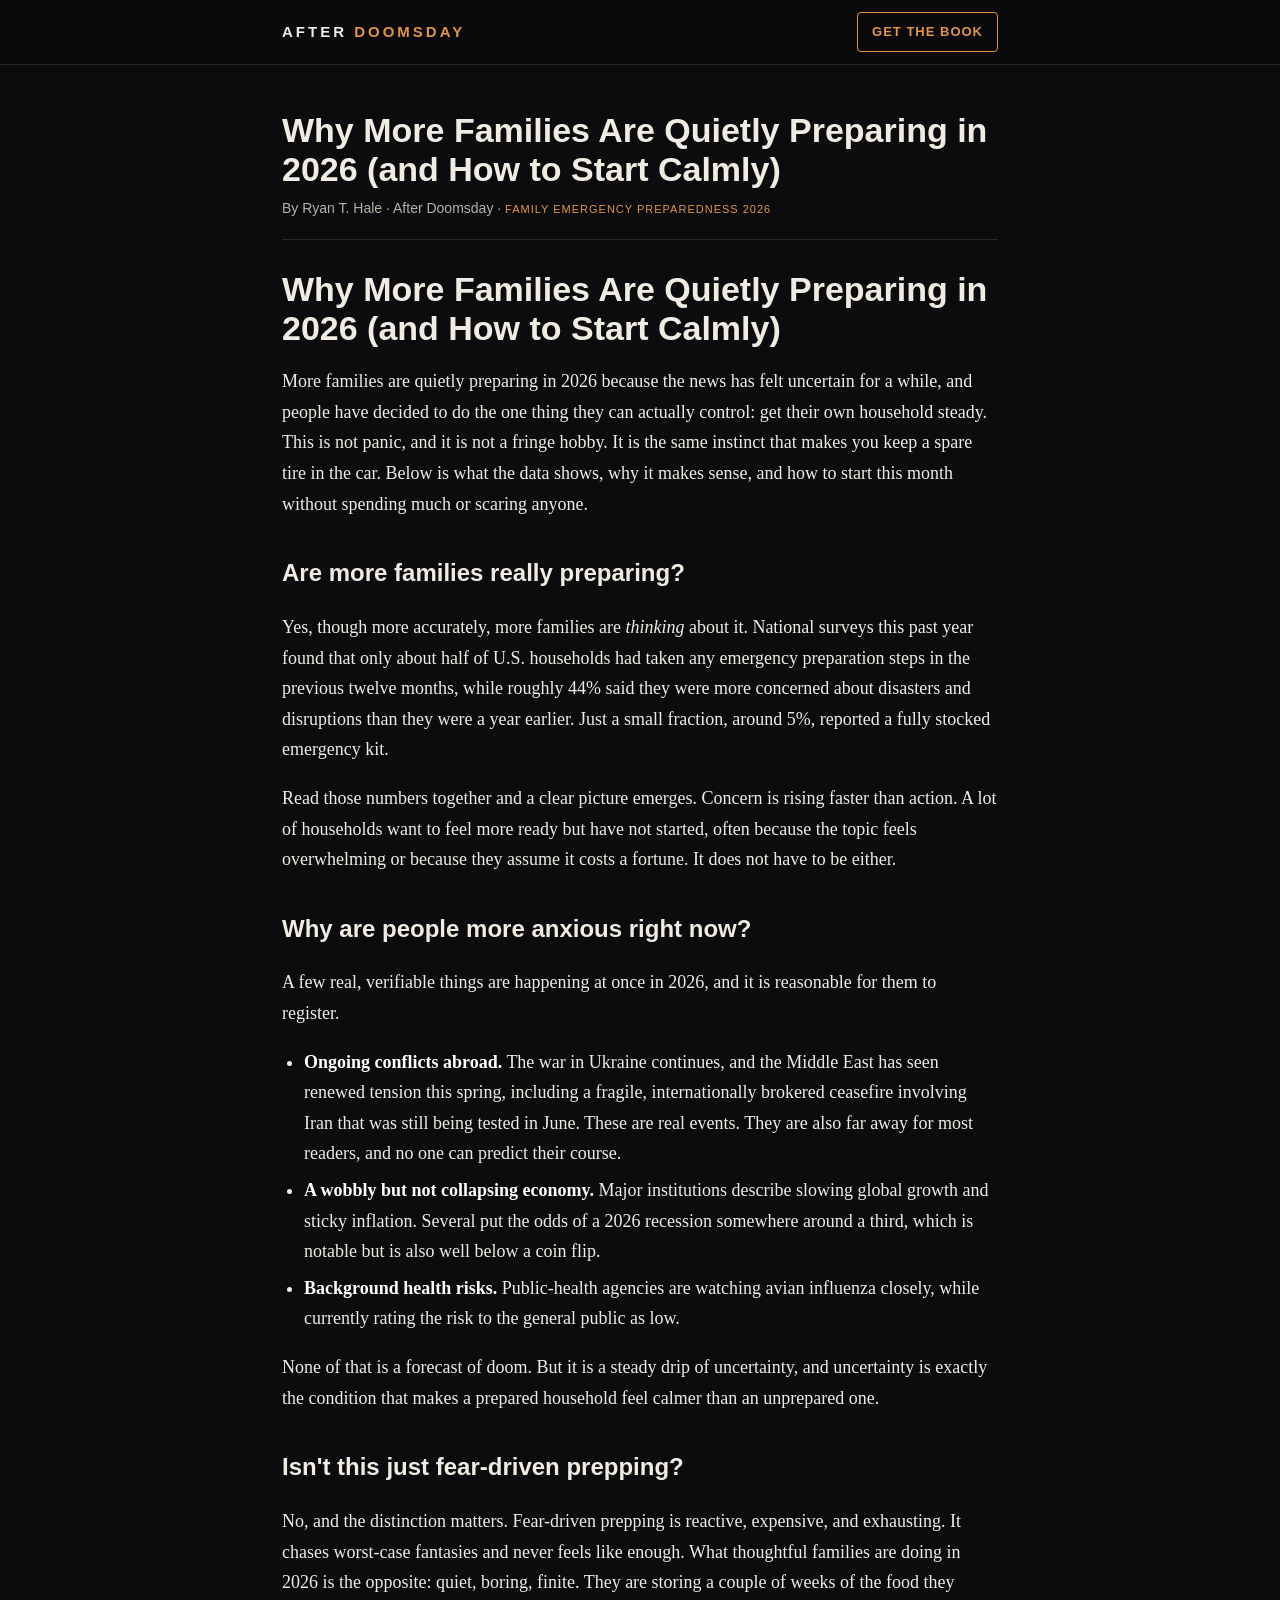
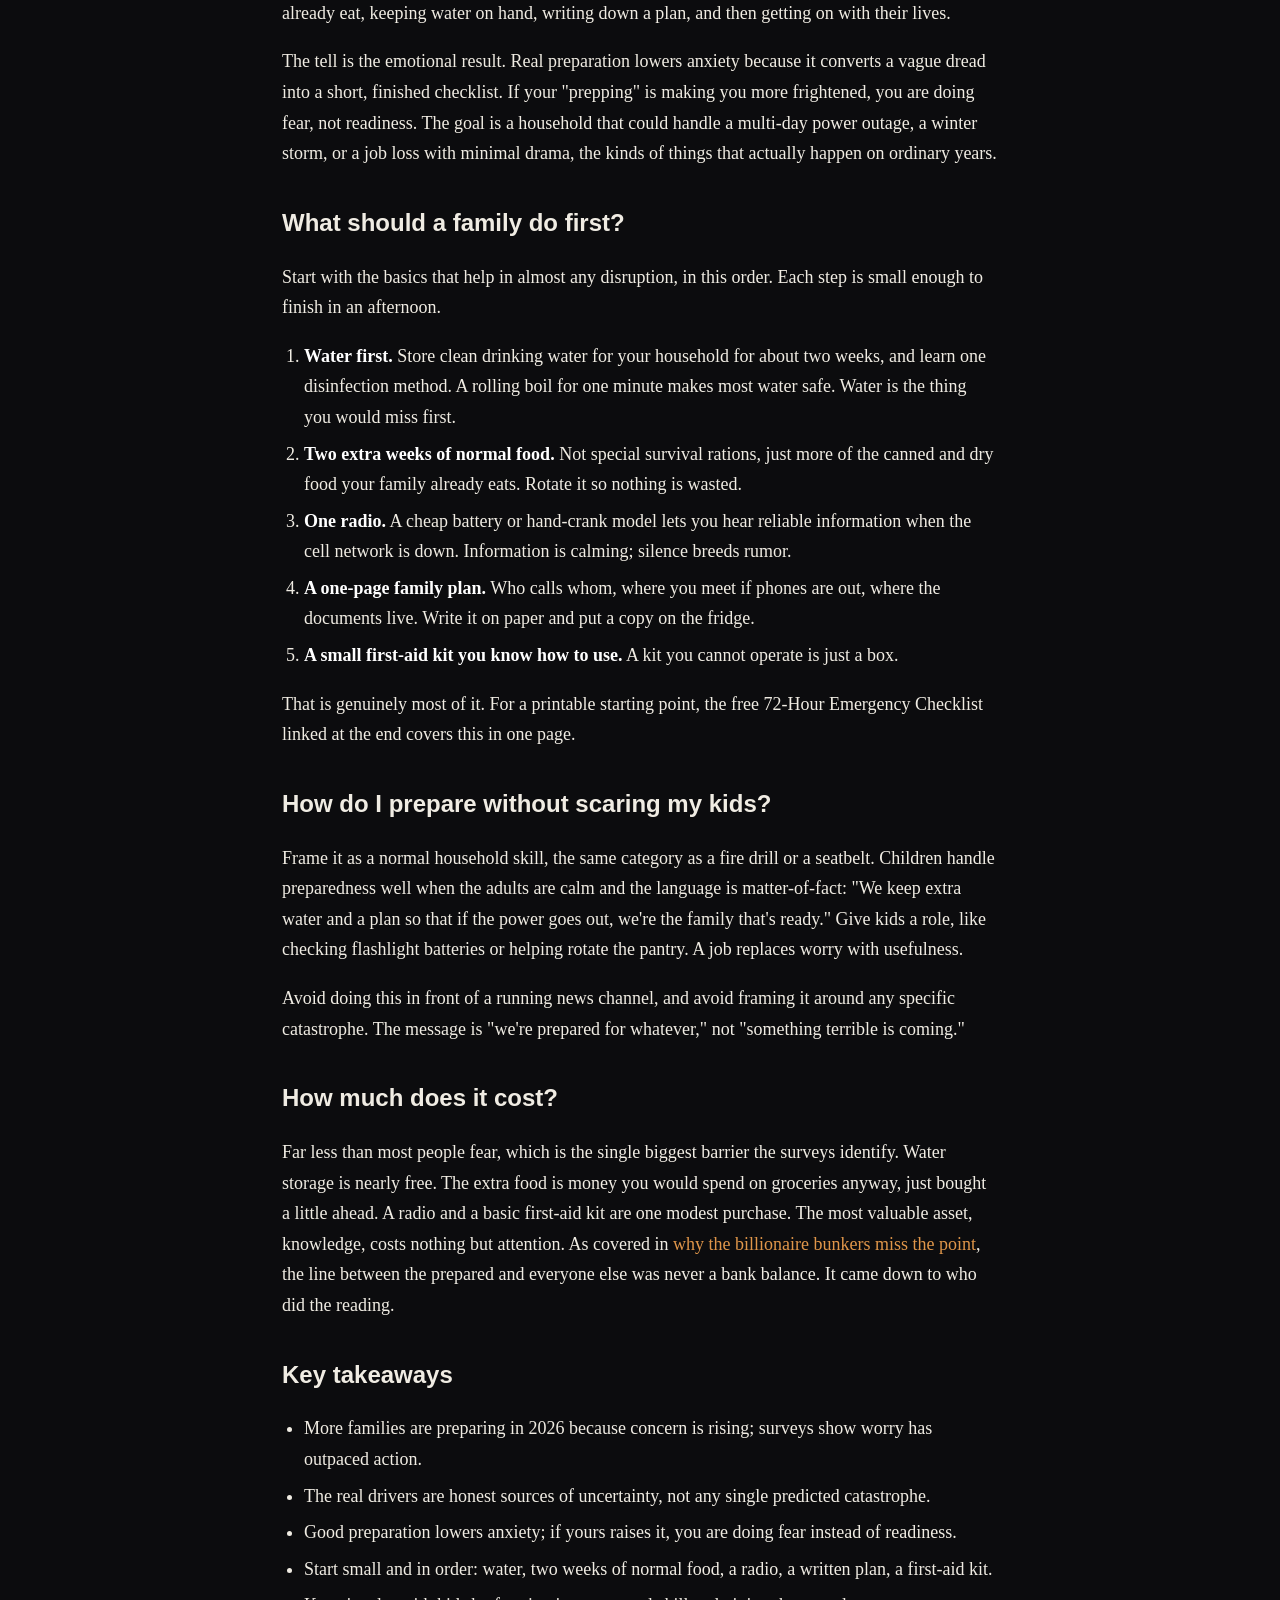
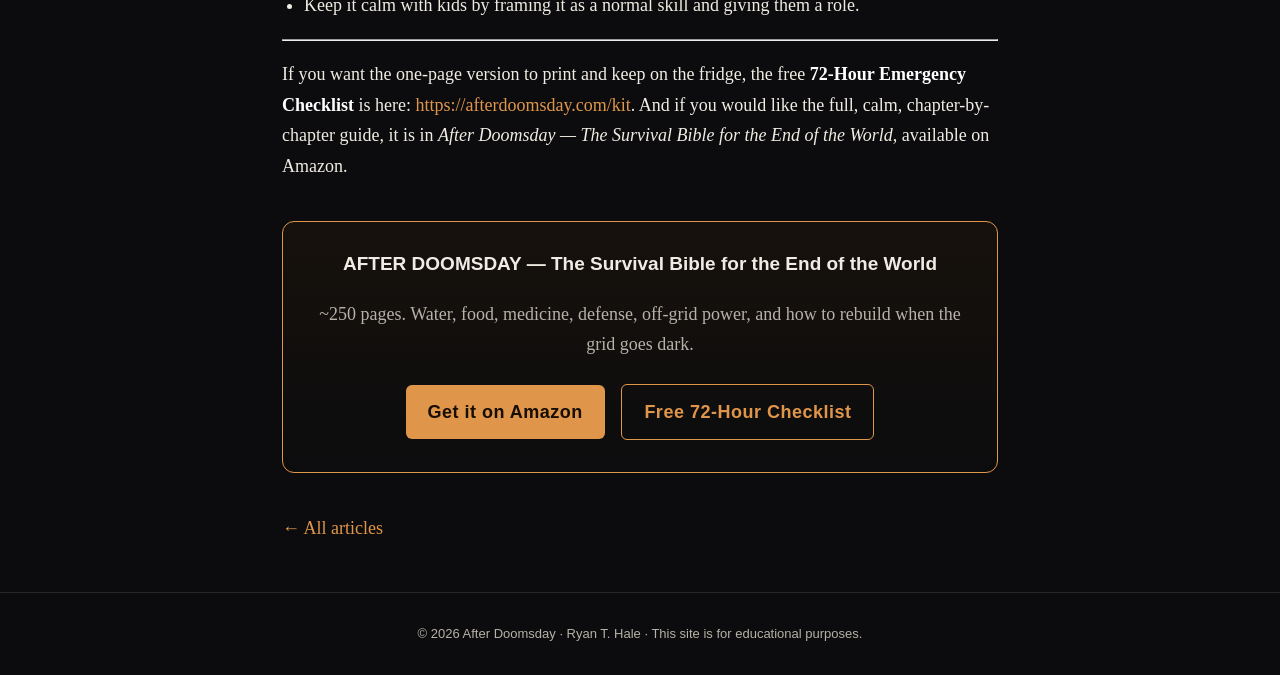
<file: families-quietly-preparing-2026.html>
<!doctype html><html lang="en"><head>
<meta charset="utf-8"><meta name="viewport" content="width=device-width,initial-scale=1">
<title>Why More Families Are Quietly Preparing in 2026 (and How to Start Calmly) — After Doomsday</title><meta name="description" content="More families are quietly preparing in 2026. Here's what the surveys really show, why it's sensible, and how to start calmly this month without fear.">
<link rel="stylesheet" href="style.css"></head><body>
<header class="site"><div class="wrap"><span class="brand">AFTER <b>DOOMSDAY</b></span>
<a class="cta" href="#book">Get the book</a></div></header><div class="wrap"><article><h1>Why More Families Are Quietly Preparing in 2026 (and How to Start Calmly)</h1><div class="meta">By Ryan T. Hale · After Doomsday · <span class="kw">family emergency preparedness 2026</span></div><h1 id="why-more-families-are-quietly-preparing-in-2026-and-how-to-start-calmly">Why More Families Are Quietly Preparing in 2026 (and How to Start Calmly)</h1>
<p>More families are quietly preparing in 2026 because the news has felt uncertain for a while, and people have decided to do the one thing they can actually control: get their own household steady. This is not panic, and it is not a fringe hobby. It is the same instinct that makes you keep a spare tire in the car. Below is what the data shows, why it makes sense, and how to start this month without spending much or scaring anyone.</p>
<h2 id="are-more-families-really-preparing">Are more families really preparing?</h2>
<p>Yes, though more accurately, more families are <em>thinking</em> about it. National surveys this past year found that only about half of U.S. households had taken any emergency preparation steps in the previous twelve months, while roughly 44% said they were more concerned about disasters and disruptions than they were a year earlier. Just a small fraction, around 5%, reported a fully stocked emergency kit.</p>
<p>Read those numbers together and a clear picture emerges. Concern is rising faster than action. A lot of households want to feel more ready but have not started, often because the topic feels overwhelming or because they assume it costs a fortune. It does not have to be either.</p>
<h2 id="why-are-people-more-anxious-right-now">Why are people more anxious right now?</h2>
<p>A few real, verifiable things are happening at once in 2026, and it is reasonable for them to register.</p>
<ul>
<li><strong>Ongoing conflicts abroad.</strong> The war in Ukraine continues, and the Middle East has seen renewed tension this spring, including a fragile, internationally brokered ceasefire involving Iran that was still being tested in June. These are real events. They are also far away for most readers, and no one can predict their course.</li>
<li><strong>A wobbly but not collapsing economy.</strong> Major institutions describe slowing global growth and sticky inflation. Several put the odds of a 2026 recession somewhere around a third, which is notable but is also well below a coin flip.</li>
<li><strong>Background health risks.</strong> Public-health agencies are watching avian influenza closely, while currently rating the risk to the general public as low.</li>
</ul>
<p>None of that is a forecast of doom. But it is a steady drip of uncertainty, and uncertainty is exactly the condition that makes a prepared household feel calmer than an unprepared one.</p>
<h2 id="isnt-this-just-fear-driven-prepping">Isn&#39;t this just fear-driven prepping?</h2>
<p>No, and the distinction matters. Fear-driven prepping is reactive, expensive, and exhausting. It chases worst-case fantasies and never feels like enough. What thoughtful families are doing in 2026 is the opposite: quiet, boring, finite. They are storing a couple of weeks of the food they already eat, keeping water on hand, writing down a plan, and then getting on with their lives.</p>
<p>The tell is the emotional result. Real preparation lowers anxiety because it converts a vague dread into a short, finished checklist. If your &quot;prepping&quot; is making you more frightened, you are doing fear, not readiness. The goal is a household that could handle a multi-day power outage, a winter storm, or a job loss with minimal drama, the kinds of things that actually happen on ordinary years.</p>
<h2 id="what-should-a-family-do-first">What should a family do first?</h2>
<p>Start with the basics that help in almost any disruption, in this order. Each step is small enough to finish in an afternoon.</p>
<ol>
<li><strong>Water first.</strong> Store clean drinking water for your household for about two weeks, and learn one disinfection method. A rolling boil for one minute makes most water safe. Water is the thing you would miss first.</li>
<li><strong>Two extra weeks of normal food.</strong> Not special survival rations, just more of the canned and dry food your family already eats. Rotate it so nothing is wasted.</li>
<li><strong>One radio.</strong> A cheap battery or hand-crank model lets you hear reliable information when the cell network is down. Information is calming; silence breeds rumor.</li>
<li><strong>A one-page family plan.</strong> Who calls whom, where you meet if phones are out, where the documents live. Write it on paper and put a copy on the fridge.</li>
<li><strong>A small first-aid kit you know how to use.</strong> A kit you cannot operate is just a box.</li>
</ol>
<p>That is genuinely most of it. For a printable starting point, the free 72-Hour Emergency Checklist linked at the end covers this in one page.</p>
<h2 id="how-do-i-prepare-without-scaring-my-kids">How do I prepare without scaring my kids?</h2>
<p>Frame it as a normal household skill, the same category as a fire drill or a seatbelt. Children handle preparedness well when the adults are calm and the language is matter-of-fact: &quot;We keep extra water and a plan so that if the power goes out, we&#39;re the family that&#39;s ready.&quot; Give kids a role, like checking flashlight batteries or helping rotate the pantry. A job replaces worry with usefulness.</p>
<p>Avoid doing this in front of a running news channel, and avoid framing it around any specific catastrophe. The message is &quot;we&#39;re prepared for whatever,&quot; not &quot;something terrible is coming.&quot;</p>
<h2 id="how-much-does-it-cost">How much does it cost?</h2>
<p>Far less than most people fear, which is the single biggest barrier the surveys identify. Water storage is nearly free. The extra food is money you would spend on groceries anyway, just bought a little ahead. A radio and a basic first-aid kit are one modest purchase. The most valuable asset, knowledge, costs nothing but attention. As covered in <a href="/blog/billionaire-bunkers-golden-billion">why the billionaire bunkers miss the point</a>, the line between the prepared and everyone else was never a bank balance. It came down to who did the reading.</p>
<h2 id="key-takeaways">Key takeaways</h2>
<ul>
<li>More families are preparing in 2026 because concern is rising; surveys show worry has outpaced action.</li>
<li>The real drivers are honest sources of uncertainty, not any single predicted catastrophe.</li>
<li>Good preparation lowers anxiety; if yours raises it, you are doing fear instead of readiness.</li>
<li>Start small and in order: water, two weeks of normal food, a radio, a written plan, a first-aid kit.</li>
<li>Keep it calm with kids by framing it as a normal skill and giving them a role.</li>
</ul>
<hr>
<p>If you want the one-page version to print and keep on the fridge, the free <strong>72-Hour Emergency Checklist</strong> is here: <a href="https://afterdoomsday.com/kit">https://afterdoomsday.com/kit</a>. And if you would like the full, calm, chapter-by-chapter guide, it is in <em>After Doomsday — The Survival Bible for the End of the World</em>, available on Amazon.</p>
<div class="book-cta" id="book">
<h3>AFTER DOOMSDAY — The Survival Bible for the End of the World</h3>
<p style="color:#b7b1a6">~250 pages. Water, food, medicine, defense, off-grid power, and how to rebuild when the grid goes dark.</p>
<a class="btn" href="https://www.amazon.com/s?k=After+Doomsday+Ryan+T.+Hale">Get it on Amazon</a>
<a class="btn" style="background:transparent;border:1px solid var(--ember);color:var(--ember)" href="#">Free 72-Hour Checklist</a>
</div><p><a href="index.html">← All articles</a></p></article></div><footer class="site"><div class="wrap">© 2026 After Doomsday · Ryan T. Hale · This site is for educational purposes.</div></footer></body></html>
</file>
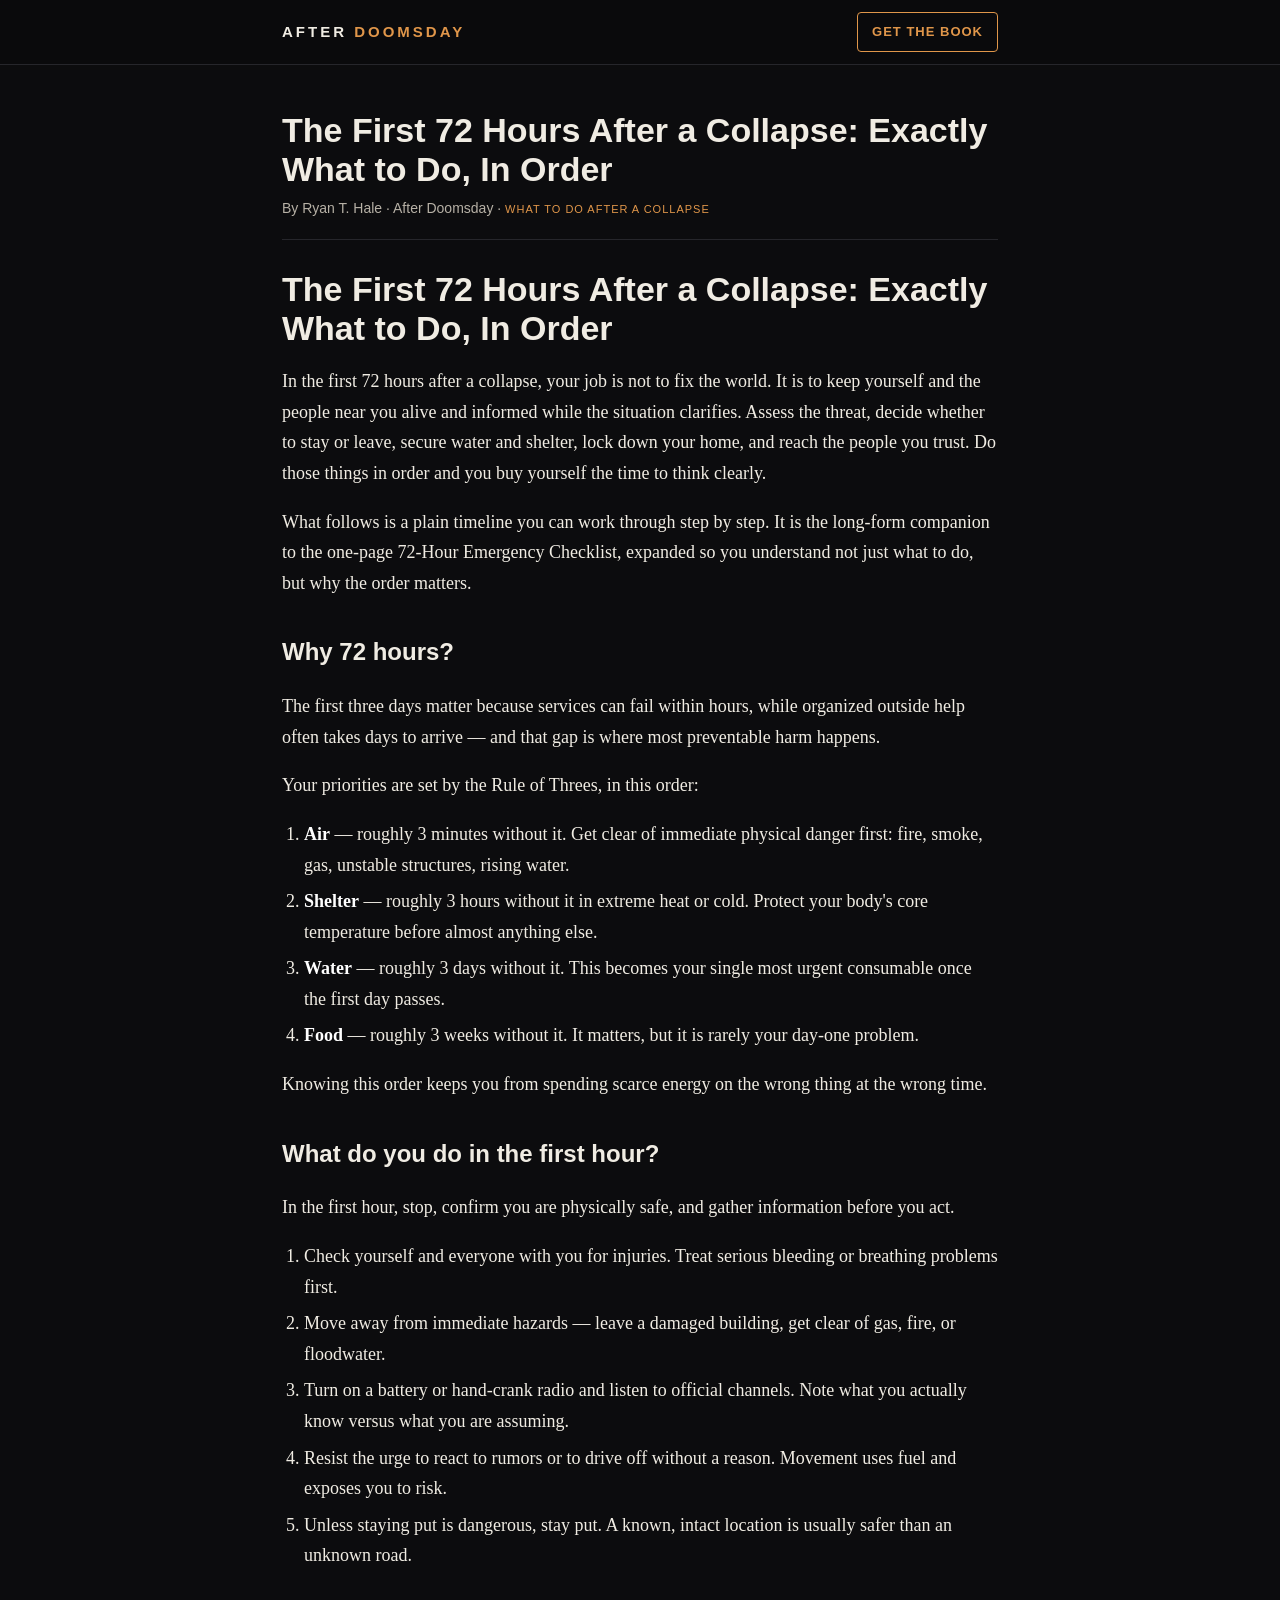
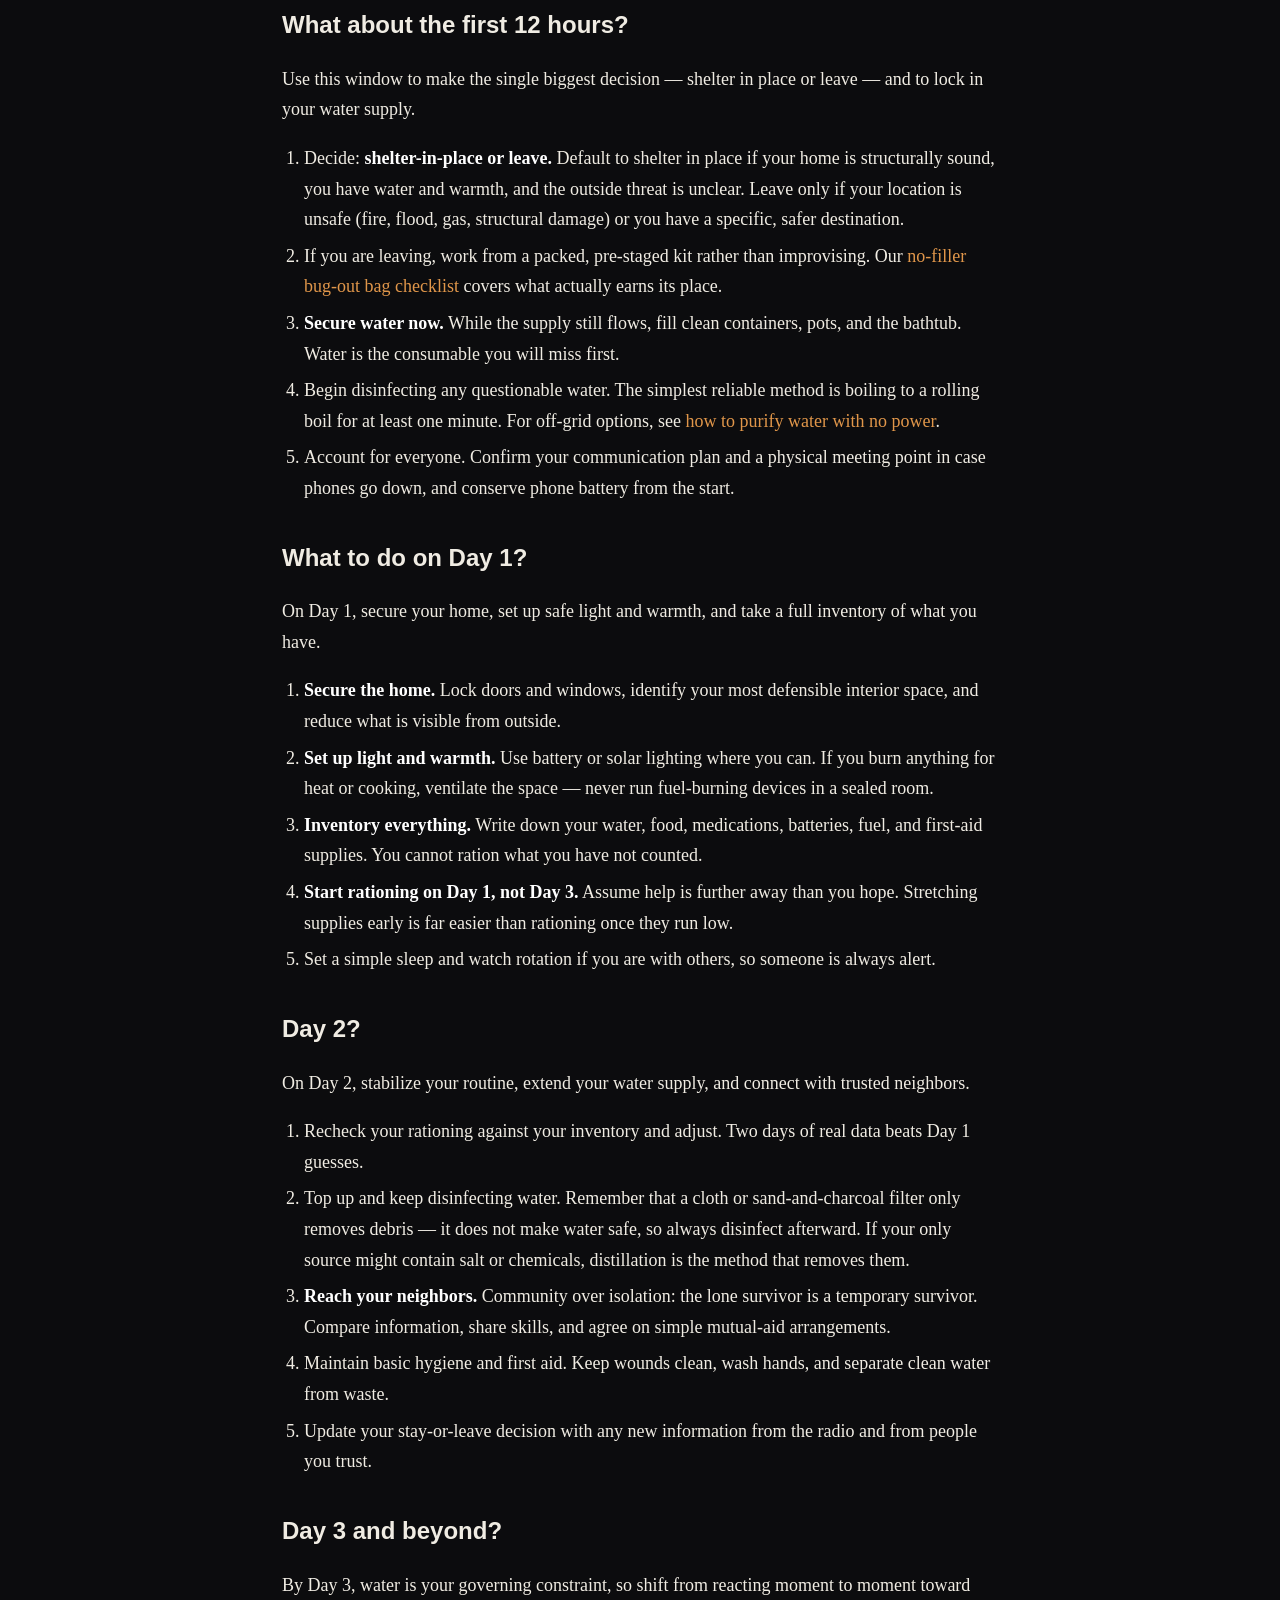
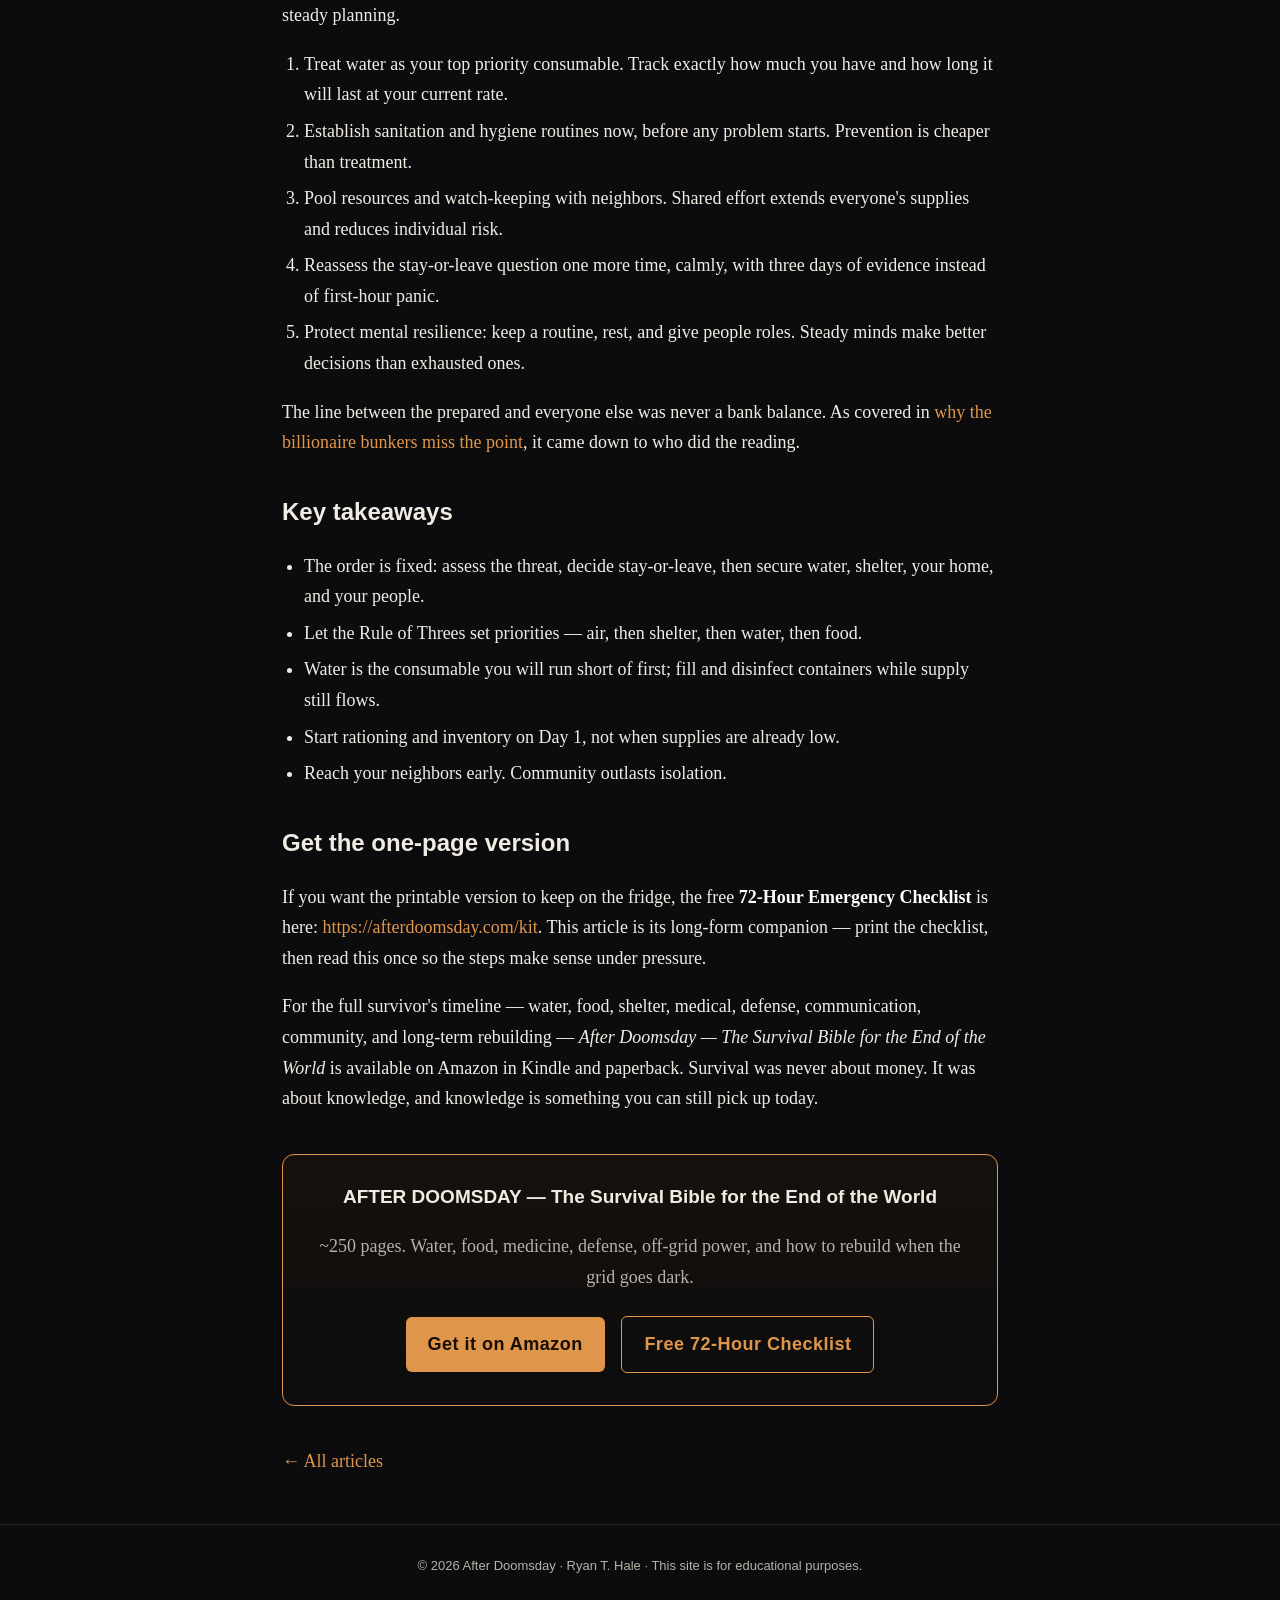
<file: first-72-hours-after-collapse.html>
<!doctype html><html lang="en"><head>
<meta charset="utf-8"><meta name="viewport" content="width=device-width,initial-scale=1">
<title>The First 72 Hours After a Collapse: Exactly What to Do, In Order — After Doomsday</title><meta name="description" content="A calm, in-order guide to what to do in the first 72 hours after a collapse: assess the threat, secure water and shelter, and reach your people.">
<link rel="stylesheet" href="style.css"></head><body>
<header class="site"><div class="wrap"><span class="brand">AFTER <b>DOOMSDAY</b></span>
<a class="cta" href="#book">Get the book</a></div></header><div class="wrap"><article><h1>The First 72 Hours After a Collapse: Exactly What to Do, In Order</h1><div class="meta">By Ryan T. Hale · After Doomsday · <span class="kw">what to do after a collapse</span></div><h1 id="the-first-72-hours-after-a-collapse-exactly-what-to-do-in-order">The First 72 Hours After a Collapse: Exactly What to Do, In Order</h1>
<p>In the first 72 hours after a collapse, your job is not to fix the world. It is to keep yourself and the people near you alive and informed while the situation clarifies. Assess the threat, decide whether to stay or leave, secure water and shelter, lock down your home, and reach the people you trust. Do those things in order and you buy yourself the time to think clearly.</p>
<p>What follows is a plain timeline you can work through step by step. It is the long-form companion to the one-page 72-Hour Emergency Checklist, expanded so you understand not just what to do, but why the order matters.</p>
<h2 id="why-72-hours">Why 72 hours?</h2>
<p>The first three days matter because services can fail within hours, while organized outside help often takes days to arrive — and that gap is where most preventable harm happens.</p>
<p>Your priorities are set by the Rule of Threes, in this order:</p>
<ol>
<li><strong>Air</strong> — roughly 3 minutes without it. Get clear of immediate physical danger first: fire, smoke, gas, unstable structures, rising water.</li>
<li><strong>Shelter</strong> — roughly 3 hours without it in extreme heat or cold. Protect your body&#39;s core temperature before almost anything else.</li>
<li><strong>Water</strong> — roughly 3 days without it. This becomes your single most urgent consumable once the first day passes.</li>
<li><strong>Food</strong> — roughly 3 weeks without it. It matters, but it is rarely your day-one problem.</li>
</ol>
<p>Knowing this order keeps you from spending scarce energy on the wrong thing at the wrong time.</p>
<h2 id="what-do-you-do-in-the-first-hour">What do you do in the first hour?</h2>
<p>In the first hour, stop, confirm you are physically safe, and gather information before you act.</p>
<ol>
<li>Check yourself and everyone with you for injuries. Treat serious bleeding or breathing problems first.</li>
<li>Move away from immediate hazards — leave a damaged building, get clear of gas, fire, or floodwater.</li>
<li>Turn on a battery or hand-crank radio and listen to official channels. Note what you actually know versus what you are assuming.</li>
<li>Resist the urge to react to rumors or to drive off without a reason. Movement uses fuel and exposes you to risk.</li>
<li>Unless staying put is dangerous, stay put. A known, intact location is usually safer than an unknown road.</li>
</ol>
<h2 id="what-about-the-first-12-hours">What about the first 12 hours?</h2>
<p>Use this window to make the single biggest decision — shelter in place or leave — and to lock in your water supply.</p>
<ol>
<li>Decide: <strong>shelter-in-place or leave.</strong> Default to shelter in place if your home is structurally sound, you have water and warmth, and the outside threat is unclear. Leave only if your location is unsafe (fire, flood, gas, structural damage) or you have a specific, safer destination.</li>
<li>If you are leaving, work from a packed, pre-staged kit rather than improvising. Our <a href="/blog/bug-out-bag-checklist-no-filler">no-filler bug-out bag checklist</a> covers what actually earns its place.</li>
<li><strong>Secure water now.</strong> While the supply still flows, fill clean containers, pots, and the bathtub. Water is the consumable you will miss first.</li>
<li>Begin disinfecting any questionable water. The simplest reliable method is boiling to a rolling boil for at least one minute. For off-grid options, see <a href="/blog/how-to-purify-water-no-power">how to purify water with no power</a>.</li>
<li>Account for everyone. Confirm your communication plan and a physical meeting point in case phones go down, and conserve phone battery from the start.</li>
</ol>
<h2 id="what-to-do-on-day-1">What to do on Day 1?</h2>
<p>On Day 1, secure your home, set up safe light and warmth, and take a full inventory of what you have.</p>
<ol>
<li><strong>Secure the home.</strong> Lock doors and windows, identify your most defensible interior space, and reduce what is visible from outside.</li>
<li><strong>Set up light and warmth.</strong> Use battery or solar lighting where you can. If you burn anything for heat or cooking, ventilate the space — never run fuel-burning devices in a sealed room.</li>
<li><strong>Inventory everything.</strong> Write down your water, food, medications, batteries, fuel, and first-aid supplies. You cannot ration what you have not counted.</li>
<li><strong>Start rationing on Day 1, not Day 3.</strong> Assume help is further away than you hope. Stretching supplies early is far easier than rationing once they run low.</li>
<li>Set a simple sleep and watch rotation if you are with others, so someone is always alert.</li>
</ol>
<h2 id="day-2">Day 2?</h2>
<p>On Day 2, stabilize your routine, extend your water supply, and connect with trusted neighbors.</p>
<ol>
<li>Recheck your rationing against your inventory and adjust. Two days of real data beats Day 1 guesses.</li>
<li>Top up and keep disinfecting water. Remember that a cloth or sand-and-charcoal filter only removes debris — it does not make water safe, so always disinfect afterward. If your only source might contain salt or chemicals, distillation is the method that removes them.</li>
<li><strong>Reach your neighbors.</strong> Community over isolation: the lone survivor is a temporary survivor. Compare information, share skills, and agree on simple mutual-aid arrangements.</li>
<li>Maintain basic hygiene and first aid. Keep wounds clean, wash hands, and separate clean water from waste.</li>
<li>Update your stay-or-leave decision with any new information from the radio and from people you trust.</li>
</ol>
<h2 id="day-3-and-beyond">Day 3 and beyond?</h2>
<p>By Day 3, water is your governing constraint, so shift from reacting moment to moment toward steady planning.</p>
<ol>
<li>Treat water as your top priority consumable. Track exactly how much you have and how long it will last at your current rate.</li>
<li>Establish sanitation and hygiene routines now, before any problem starts. Prevention is cheaper than treatment.</li>
<li>Pool resources and watch-keeping with neighbors. Shared effort extends everyone&#39;s supplies and reduces individual risk.</li>
<li>Reassess the stay-or-leave question one more time, calmly, with three days of evidence instead of first-hour panic.</li>
<li>Protect mental resilience: keep a routine, rest, and give people roles. Steady minds make better decisions than exhausted ones.</li>
</ol>
<p>The line between the prepared and everyone else was never a bank balance. As covered in <a href="/blog/billionaire-bunkers-golden-billion">why the billionaire bunkers miss the point</a>, it came down to who did the reading.</p>
<h2 id="key-takeaways">Key takeaways</h2>
<ul>
<li>The order is fixed: assess the threat, decide stay-or-leave, then secure water, shelter, your home, and your people.</li>
<li>Let the Rule of Threes set priorities — air, then shelter, then water, then food.</li>
<li>Water is the consumable you will run short of first; fill and disinfect containers while supply still flows.</li>
<li>Start rationing and inventory on Day 1, not when supplies are already low.</li>
<li>Reach your neighbors early. Community outlasts isolation.</li>
</ul>
<h2 id="get-the-one-page-version">Get the one-page version</h2>
<p>If you want the printable version to keep on the fridge, the free <strong>72-Hour Emergency Checklist</strong> is here: <a href="https://afterdoomsday.com/kit">https://afterdoomsday.com/kit</a>. This article is its long-form companion — print the checklist, then read this once so the steps make sense under pressure.</p>
<p>For the full survivor&#39;s timeline — water, food, shelter, medical, defense, communication, community, and long-term rebuilding — <em>After Doomsday — The Survival Bible for the End of the World</em> is available on Amazon in Kindle and paperback. Survival was never about money. It was about knowledge, and knowledge is something you can still pick up today.</p>
<div class="book-cta" id="book">
<h3>AFTER DOOMSDAY — The Survival Bible for the End of the World</h3>
<p style="color:#b7b1a6">~250 pages. Water, food, medicine, defense, off-grid power, and how to rebuild when the grid goes dark.</p>
<a class="btn" href="https://www.amazon.com/s?k=After+Doomsday+Ryan+T.+Hale">Get it on Amazon</a>
<a class="btn" style="background:transparent;border:1px solid var(--ember);color:var(--ember)" href="#">Free 72-Hour Checklist</a>
</div><p><a href="index.html">← All articles</a></p></article></div><footer class="site"><div class="wrap">© 2026 After Doomsday · Ryan T. Hale · This site is for educational purposes.</div></footer></body></html>
</file>
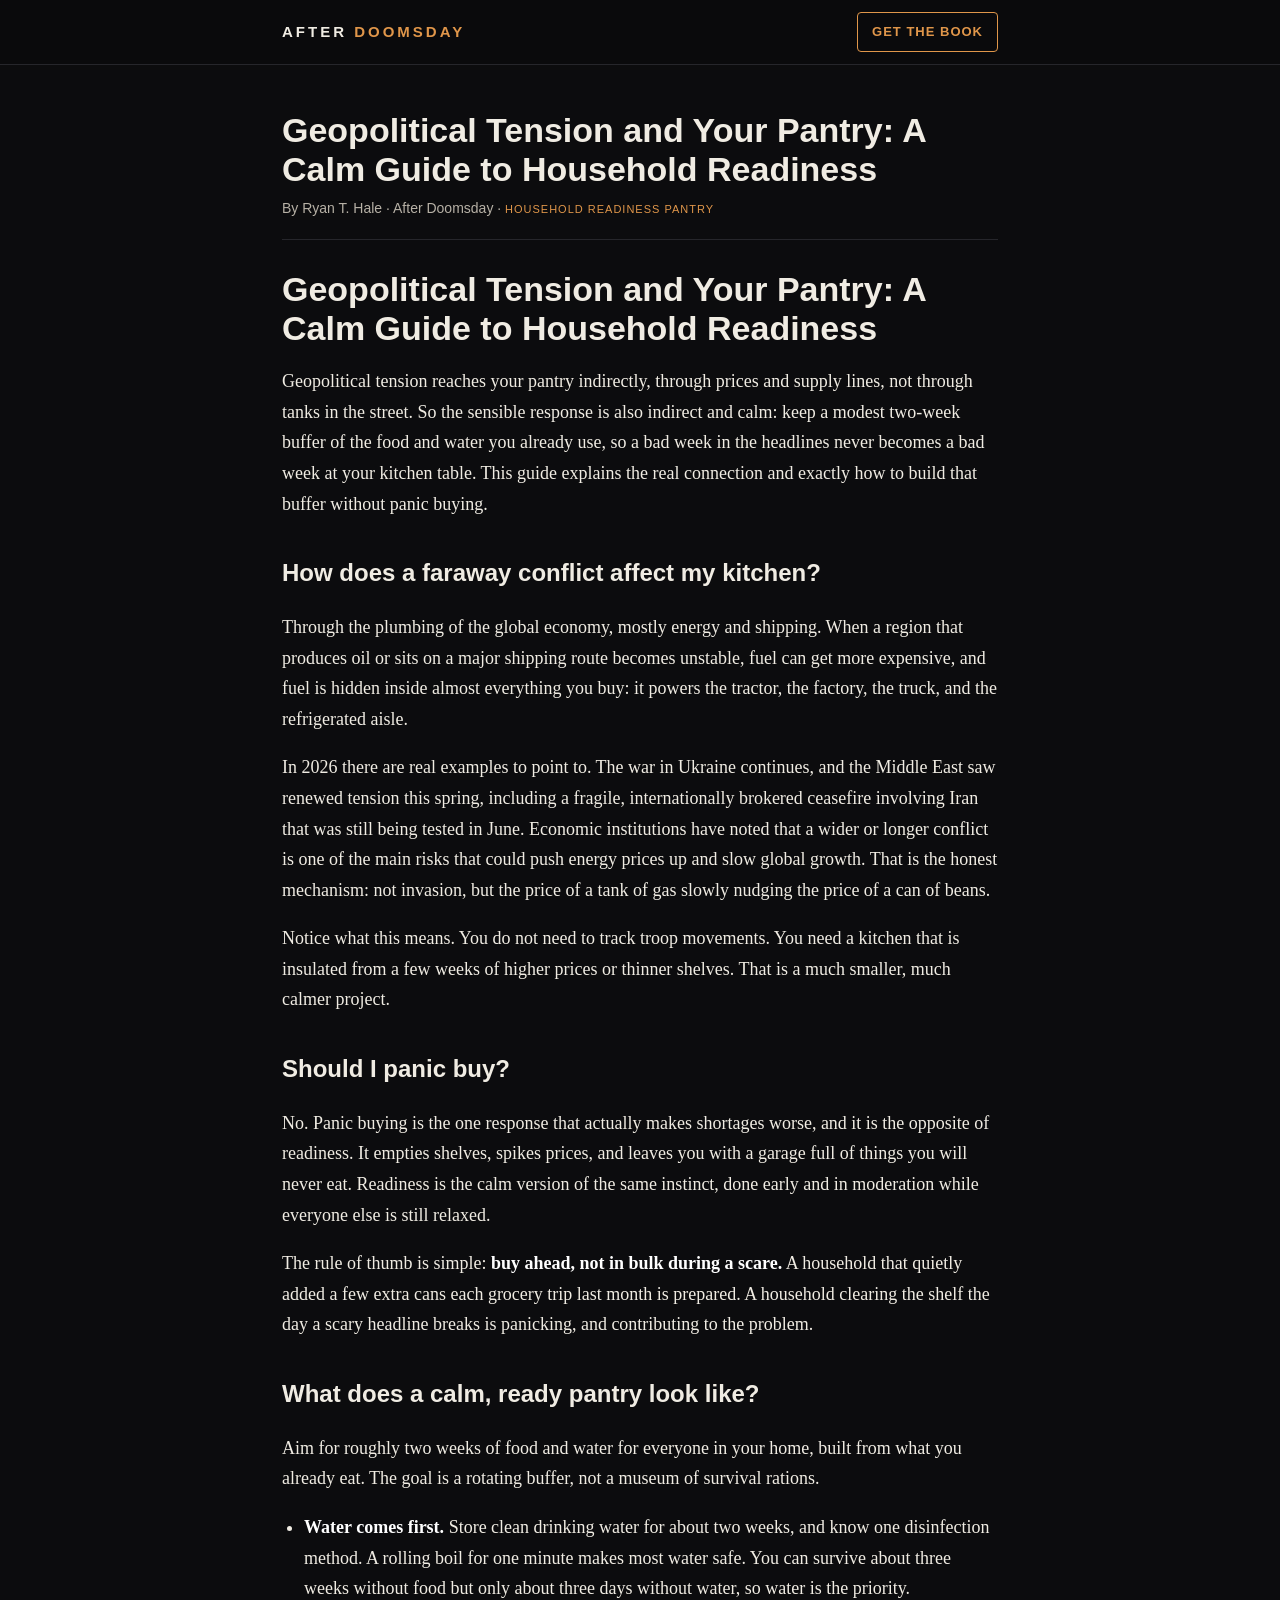
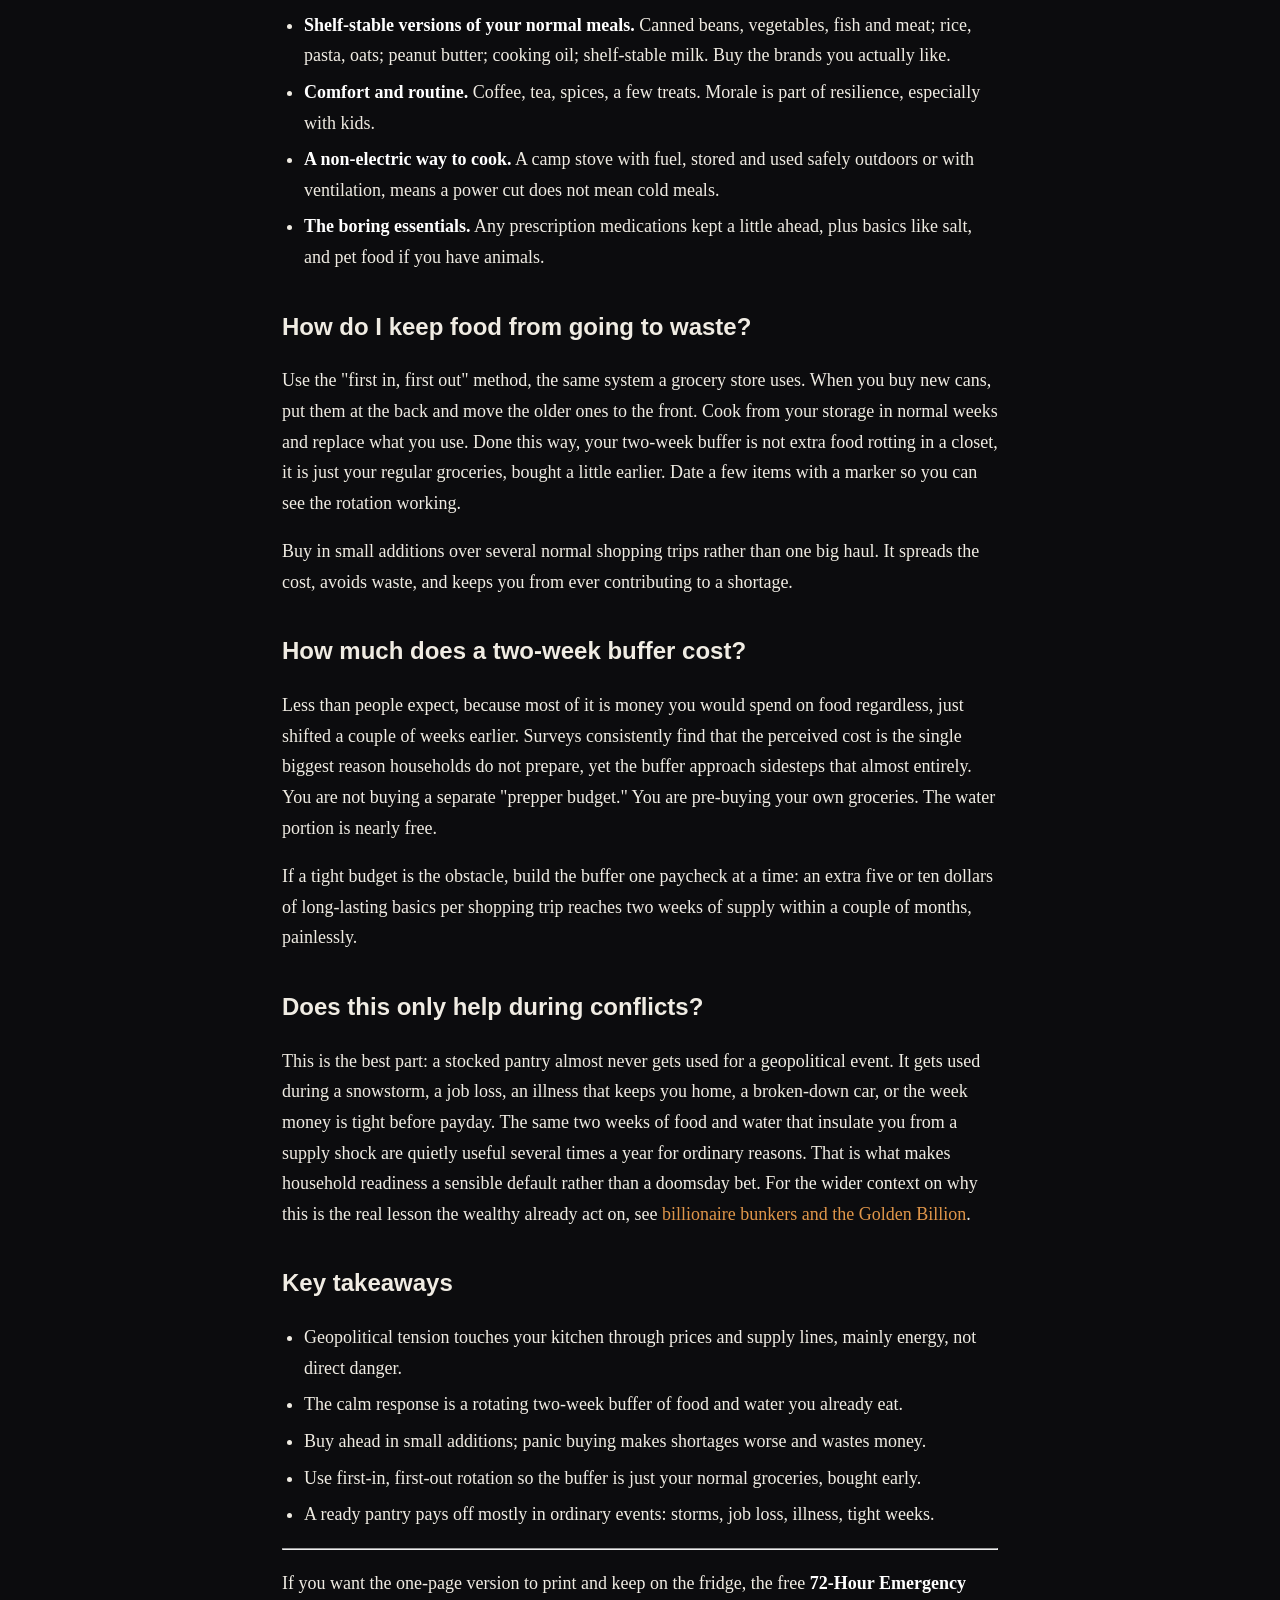
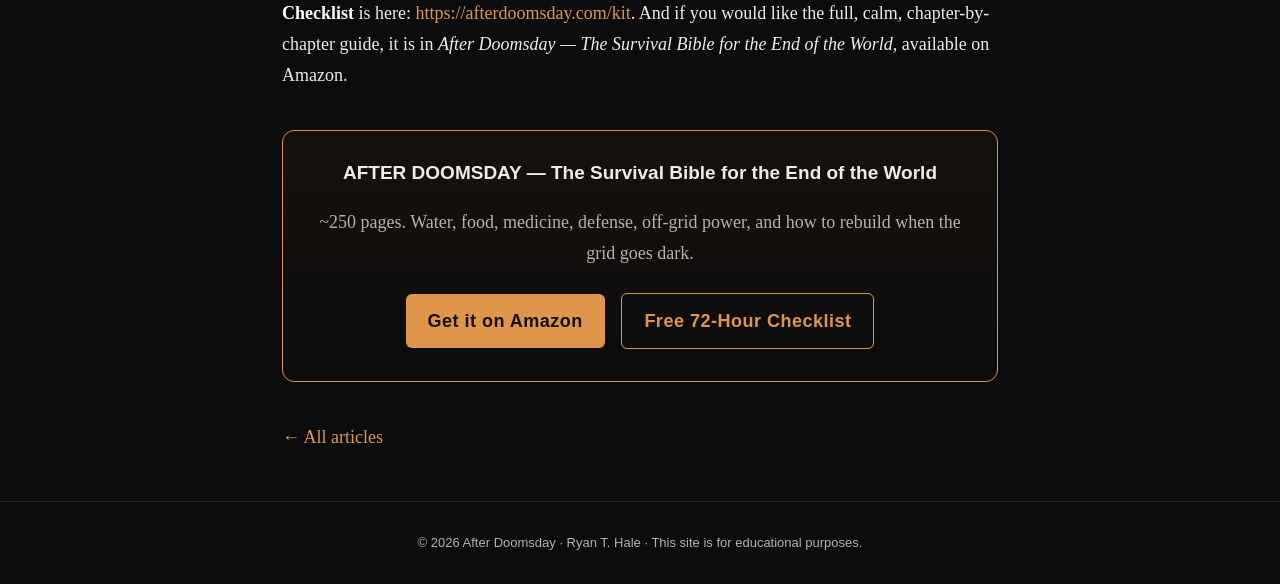
<file: geopolitical-tension-pantry-readiness.html>
<!doctype html><html lang="en"><head>
<meta charset="utf-8"><meta name="viewport" content="width=device-width,initial-scale=1">
<title>Geopolitical Tension and Your Pantry: A Calm Guide to Household Readiness — After Doomsday</title><meta name="description" content="How geopolitical tension touches your pantry, and a calm guide to household readiness in 2026. Build a steady two-week buffer without panic buying.">
<link rel="stylesheet" href="style.css"></head><body>
<header class="site"><div class="wrap"><span class="brand">AFTER <b>DOOMSDAY</b></span>
<a class="cta" href="#book">Get the book</a></div></header><div class="wrap"><article><h1>Geopolitical Tension and Your Pantry: A Calm Guide to Household Readiness</h1><div class="meta">By Ryan T. Hale · After Doomsday · <span class="kw">household readiness pantry</span></div><h1 id="geopolitical-tension-and-your-pantry-a-calm-guide-to-household-readiness">Geopolitical Tension and Your Pantry: A Calm Guide to Household Readiness</h1>
<p>Geopolitical tension reaches your pantry indirectly, through prices and supply lines, not through tanks in the street. So the sensible response is also indirect and calm: keep a modest two-week buffer of the food and water you already use, so a bad week in the headlines never becomes a bad week at your kitchen table. This guide explains the real connection and exactly how to build that buffer without panic buying.</p>
<h2 id="how-does-a-faraway-conflict-affect-my-kitchen">How does a faraway conflict affect my kitchen?</h2>
<p>Through the plumbing of the global economy, mostly energy and shipping. When a region that produces oil or sits on a major shipping route becomes unstable, fuel can get more expensive, and fuel is hidden inside almost everything you buy: it powers the tractor, the factory, the truck, and the refrigerated aisle.</p>
<p>In 2026 there are real examples to point to. The war in Ukraine continues, and the Middle East saw renewed tension this spring, including a fragile, internationally brokered ceasefire involving Iran that was still being tested in June. Economic institutions have noted that a wider or longer conflict is one of the main risks that could push energy prices up and slow global growth. That is the honest mechanism: not invasion, but the price of a tank of gas slowly nudging the price of a can of beans.</p>
<p>Notice what this means. You do not need to track troop movements. You need a kitchen that is insulated from a few weeks of higher prices or thinner shelves. That is a much smaller, much calmer project.</p>
<h2 id="should-i-panic-buy">Should I panic buy?</h2>
<p>No. Panic buying is the one response that actually makes shortages worse, and it is the opposite of readiness. It empties shelves, spikes prices, and leaves you with a garage full of things you will never eat. Readiness is the calm version of the same instinct, done early and in moderation while everyone else is still relaxed.</p>
<p>The rule of thumb is simple: <strong>buy ahead, not in bulk during a scare.</strong> A household that quietly added a few extra cans each grocery trip last month is prepared. A household clearing the shelf the day a scary headline breaks is panicking, and contributing to the problem.</p>
<h2 id="what-does-a-calm-ready-pantry-look-like">What does a calm, ready pantry look like?</h2>
<p>Aim for roughly two weeks of food and water for everyone in your home, built from what you already eat. The goal is a rotating buffer, not a museum of survival rations.</p>
<ul>
<li><strong>Water comes first.</strong> Store clean drinking water for about two weeks, and know one disinfection method. A rolling boil for one minute makes most water safe. You can survive about three weeks without food but only about three days without water, so water is the priority.</li>
<li><strong>Shelf-stable versions of your normal meals.</strong> Canned beans, vegetables, fish and meat; rice, pasta, oats; peanut butter; cooking oil; shelf-stable milk. Buy the brands you actually like.</li>
<li><strong>Comfort and routine.</strong> Coffee, tea, spices, a few treats. Morale is part of resilience, especially with kids.</li>
<li><strong>A non-electric way to cook.</strong> A camp stove with fuel, stored and used safely outdoors or with ventilation, means a power cut does not mean cold meals.</li>
<li><strong>The boring essentials.</strong> Any prescription medications kept a little ahead, plus basics like salt, and pet food if you have animals.</li>
</ul>
<h2 id="how-do-i-keep-food-from-going-to-waste">How do I keep food from going to waste?</h2>
<p>Use the &quot;first in, first out&quot; method, the same system a grocery store uses. When you buy new cans, put them at the back and move the older ones to the front. Cook from your storage in normal weeks and replace what you use. Done this way, your two-week buffer is not extra food rotting in a closet, it is just your regular groceries, bought a little earlier. Date a few items with a marker so you can see the rotation working.</p>
<p>Buy in small additions over several normal shopping trips rather than one big haul. It spreads the cost, avoids waste, and keeps you from ever contributing to a shortage.</p>
<h2 id="how-much-does-a-two-week-buffer-cost">How much does a two-week buffer cost?</h2>
<p>Less than people expect, because most of it is money you would spend on food regardless, just shifted a couple of weeks earlier. Surveys consistently find that the perceived cost is the single biggest reason households do not prepare, yet the buffer approach sidesteps that almost entirely. You are not buying a separate &quot;prepper budget.&quot; You are pre-buying your own groceries. The water portion is nearly free.</p>
<p>If a tight budget is the obstacle, build the buffer one paycheck at a time: an extra five or ten dollars of long-lasting basics per shopping trip reaches two weeks of supply within a couple of months, painlessly.</p>
<h2 id="does-this-only-help-during-conflicts">Does this only help during conflicts?</h2>
<p>This is the best part: a stocked pantry almost never gets used for a geopolitical event. It gets used during a snowstorm, a job loss, an illness that keeps you home, a broken-down car, or the week money is tight before payday. The same two weeks of food and water that insulate you from a supply shock are quietly useful several times a year for ordinary reasons. That is what makes household readiness a sensible default rather than a doomsday bet. For the wider context on why this is the real lesson the wealthy already act on, see <a href="/blog/billionaire-bunkers-golden-billion">billionaire bunkers and the Golden Billion</a>.</p>
<h2 id="key-takeaways">Key takeaways</h2>
<ul>
<li>Geopolitical tension touches your kitchen through prices and supply lines, mainly energy, not direct danger.</li>
<li>The calm response is a rotating two-week buffer of food and water you already eat.</li>
<li>Buy ahead in small additions; panic buying makes shortages worse and wastes money.</li>
<li>Use first-in, first-out rotation so the buffer is just your normal groceries, bought early.</li>
<li>A ready pantry pays off mostly in ordinary events: storms, job loss, illness, tight weeks.</li>
</ul>
<hr>
<p>If you want the one-page version to print and keep on the fridge, the free <strong>72-Hour Emergency Checklist</strong> is here: <a href="https://afterdoomsday.com/kit">https://afterdoomsday.com/kit</a>. And if you would like the full, calm, chapter-by-chapter guide, it is in <em>After Doomsday — The Survival Bible for the End of the World</em>, available on Amazon.</p>
<div class="book-cta" id="book">
<h3>AFTER DOOMSDAY — The Survival Bible for the End of the World</h3>
<p style="color:#b7b1a6">~250 pages. Water, food, medicine, defense, off-grid power, and how to rebuild when the grid goes dark.</p>
<a class="btn" href="https://www.amazon.com/s?k=After+Doomsday+Ryan+T.+Hale">Get it on Amazon</a>
<a class="btn" style="background:transparent;border:1px solid var(--ember);color:var(--ember)" href="#">Free 72-Hour Checklist</a>
</div><p><a href="index.html">← All articles</a></p></article></div><footer class="site"><div class="wrap">© 2026 After Doomsday · Ryan T. Hale · This site is for educational purposes.</div></footer></body></html>
</file>
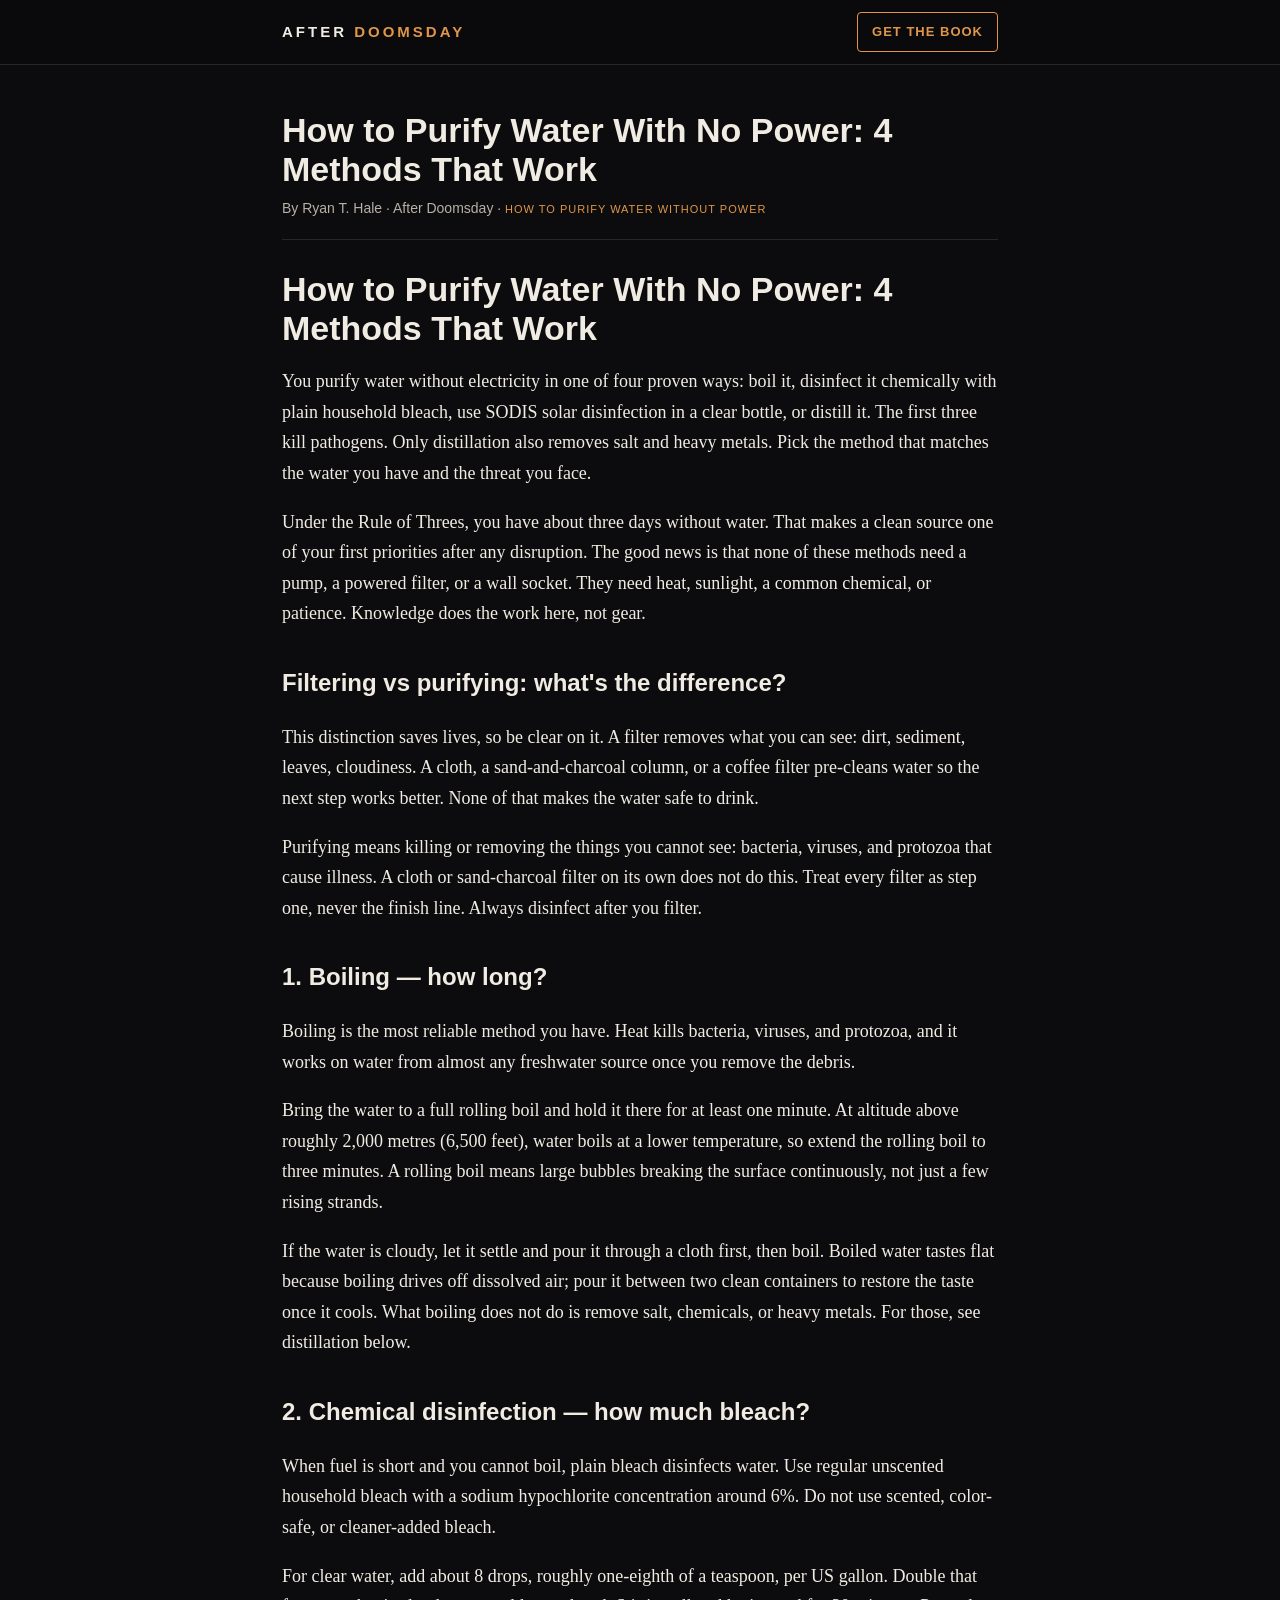
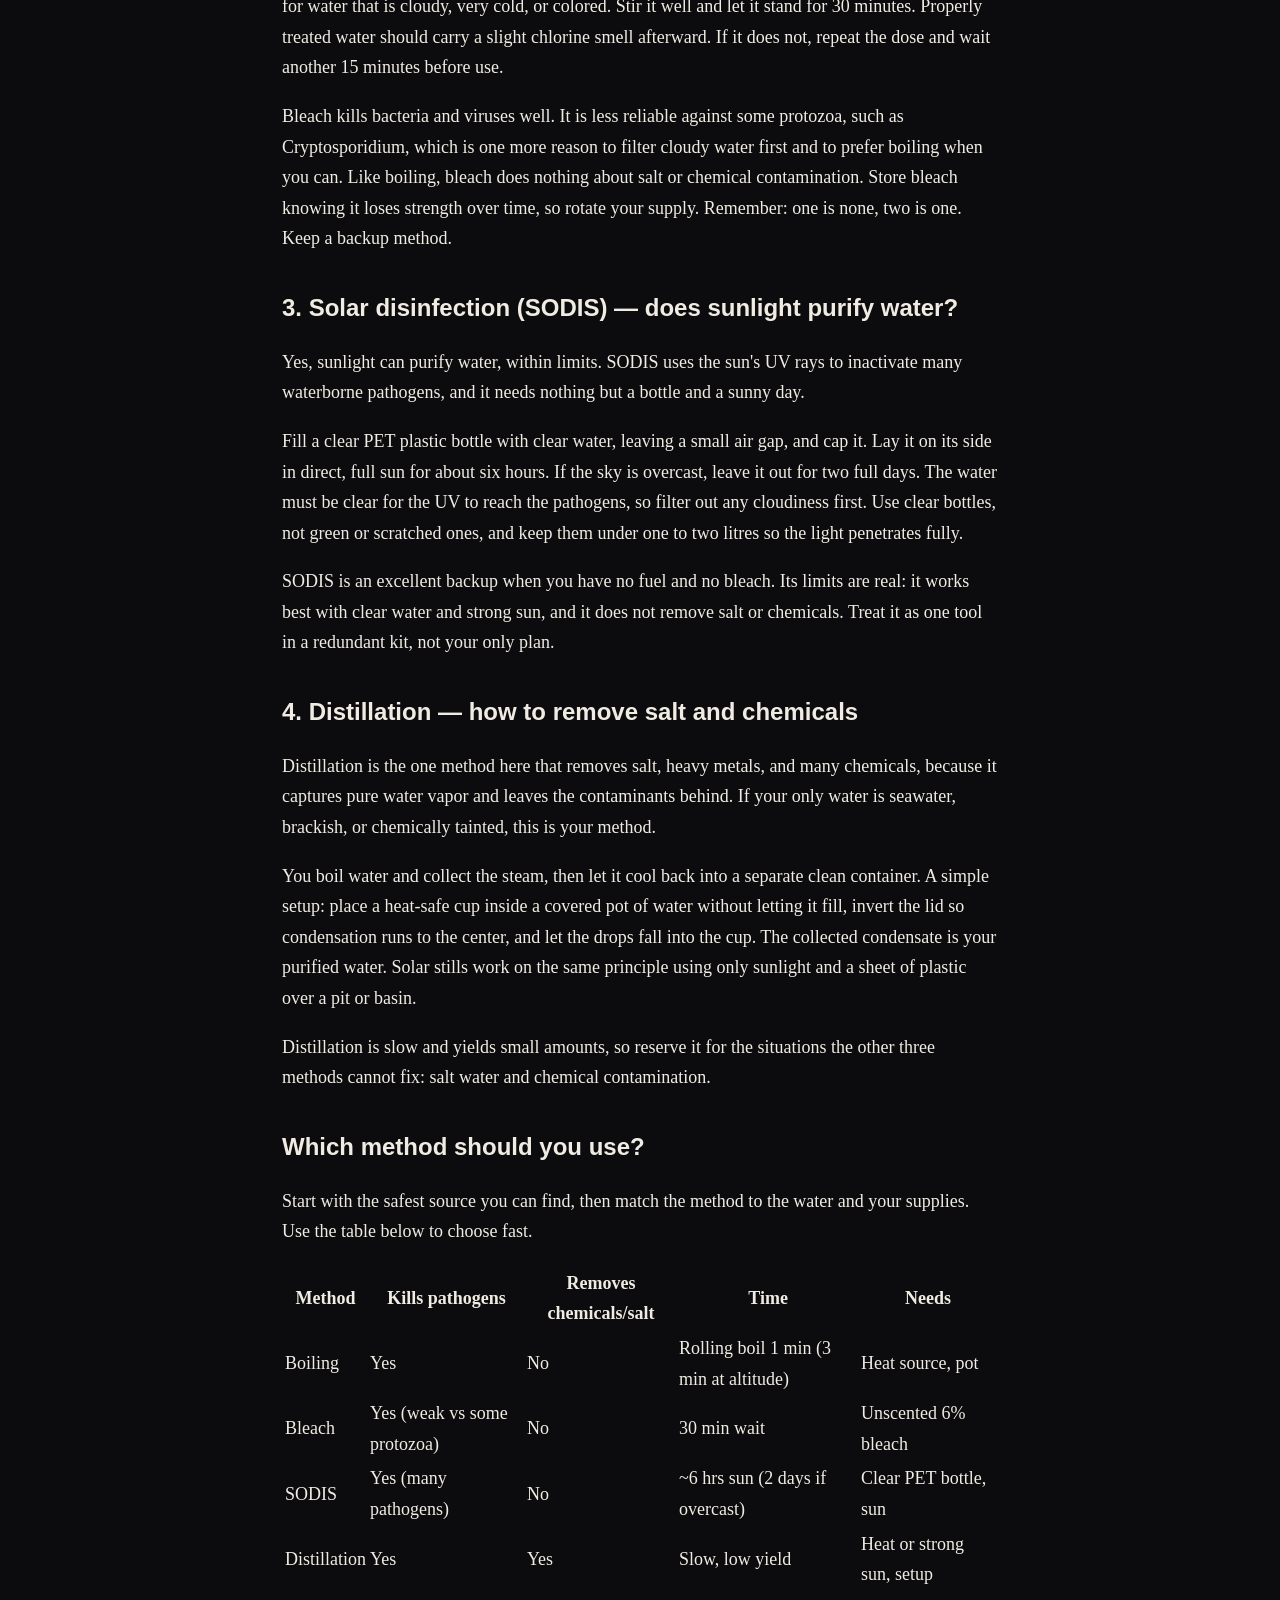
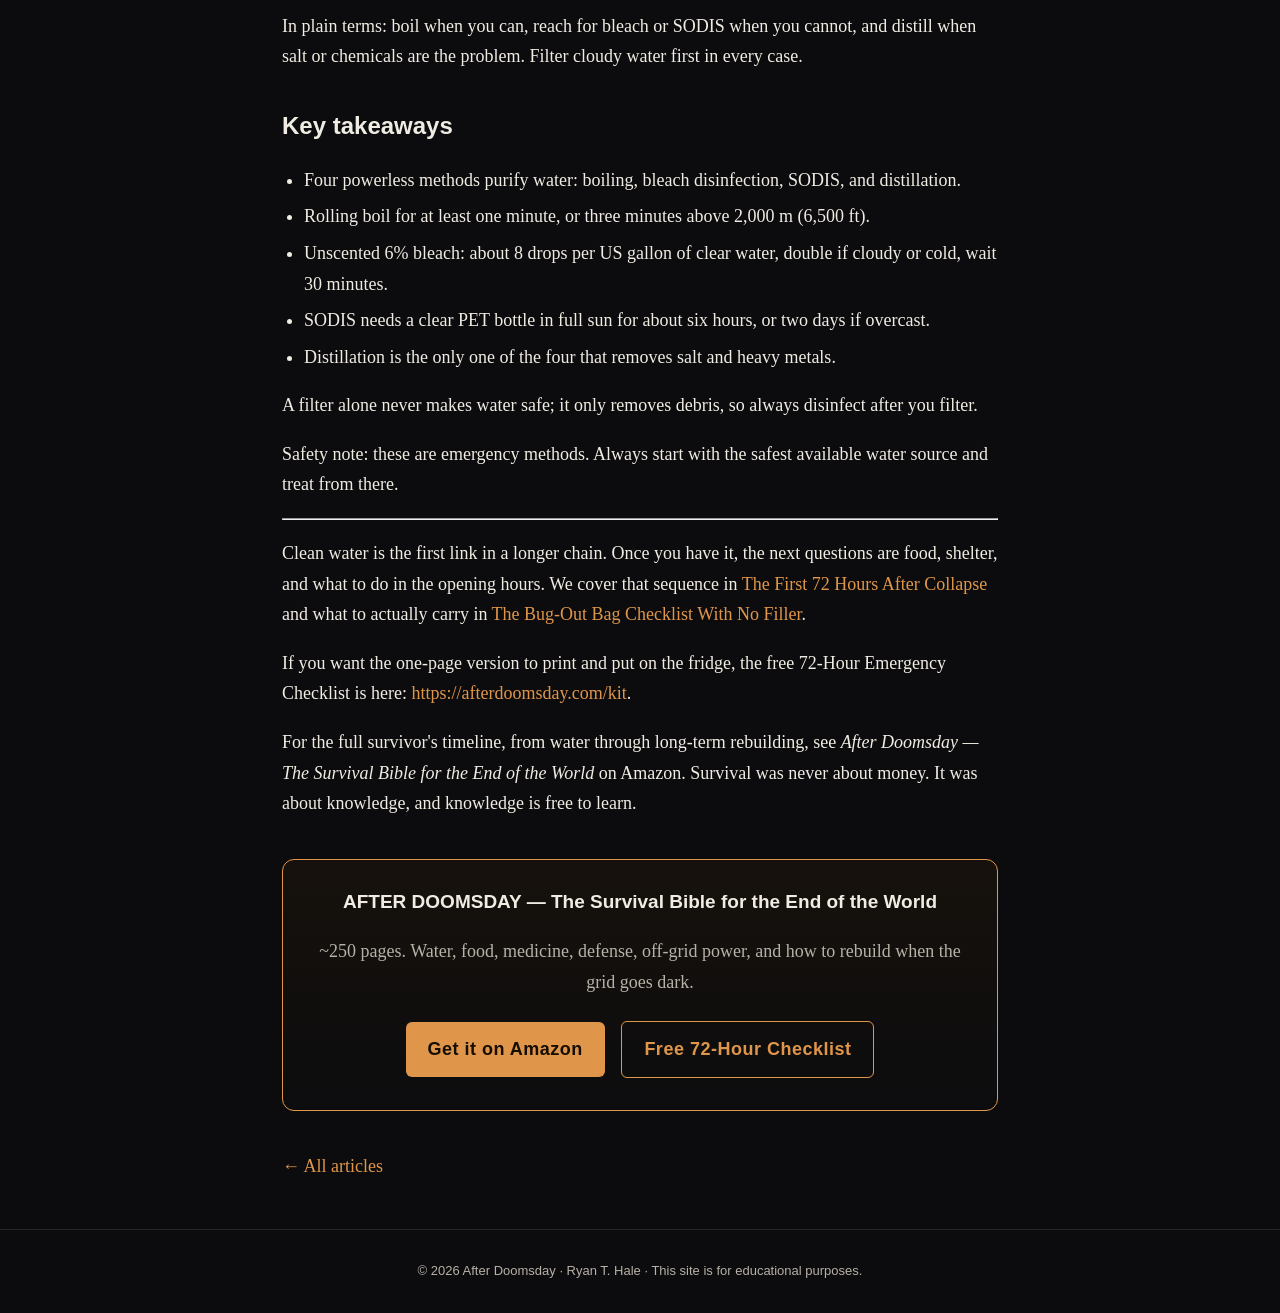
<file: how-to-purify-water-no-power.html>
<!doctype html><html lang="en"><head>
<meta charset="utf-8"><meta name="viewport" content="width=device-width,initial-scale=1">
<title>How to Purify Water With No Power: 4 Methods That Work — After Doomsday</title><meta name="description" content="Boil, disinfect with bleach, use SODIS solar, or distill. Four proven ways to purify water without electricity, plus when to use each one.">
<link rel="stylesheet" href="style.css"></head><body>
<header class="site"><div class="wrap"><span class="brand">AFTER <b>DOOMSDAY</b></span>
<a class="cta" href="#book">Get the book</a></div></header><div class="wrap"><article><h1>How to Purify Water With No Power: 4 Methods That Work</h1><div class="meta">By Ryan T. Hale · After Doomsday · <span class="kw">how to purify water without power</span></div><h1 id="how-to-purify-water-with-no-power-4-methods-that-work">How to Purify Water With No Power: 4 Methods That Work</h1>
<p>You purify water without electricity in one of four proven ways: boil it, disinfect it chemically with plain household bleach, use SODIS solar disinfection in a clear bottle, or distill it. The first three kill pathogens. Only distillation also removes salt and heavy metals. Pick the method that matches the water you have and the threat you face.</p>
<p>Under the Rule of Threes, you have about three days without water. That makes a clean source one of your first priorities after any disruption. The good news is that none of these methods need a pump, a powered filter, or a wall socket. They need heat, sunlight, a common chemical, or patience. Knowledge does the work here, not gear.</p>
<h2 id="filtering-vs-purifying-whats-the-difference">Filtering vs purifying: what&#39;s the difference?</h2>
<p>This distinction saves lives, so be clear on it. A filter removes what you can see: dirt, sediment, leaves, cloudiness. A cloth, a sand-and-charcoal column, or a coffee filter pre-cleans water so the next step works better. None of that makes the water safe to drink.</p>
<p>Purifying means killing or removing the things you cannot see: bacteria, viruses, and protozoa that cause illness. A cloth or sand-charcoal filter on its own does not do this. Treat every filter as step one, never the finish line. Always disinfect after you filter.</p>
<h2 id="1-boiling--how-long">1. Boiling — how long?</h2>
<p>Boiling is the most reliable method you have. Heat kills bacteria, viruses, and protozoa, and it works on water from almost any freshwater source once you remove the debris.</p>
<p>Bring the water to a full rolling boil and hold it there for at least one minute. At altitude above roughly 2,000 metres (6,500 feet), water boils at a lower temperature, so extend the rolling boil to three minutes. A rolling boil means large bubbles breaking the surface continuously, not just a few rising strands.</p>
<p>If the water is cloudy, let it settle and pour it through a cloth first, then boil. Boiled water tastes flat because boiling drives off dissolved air; pour it between two clean containers to restore the taste once it cools. What boiling does not do is remove salt, chemicals, or heavy metals. For those, see distillation below.</p>
<h2 id="2-chemical-disinfection--how-much-bleach">2. Chemical disinfection — how much bleach?</h2>
<p>When fuel is short and you cannot boil, plain bleach disinfects water. Use regular unscented household bleach with a sodium hypochlorite concentration around 6%. Do not use scented, color-safe, or cleaner-added bleach.</p>
<p>For clear water, add about 8 drops, roughly one-eighth of a teaspoon, per US gallon. Double that for water that is cloudy, very cold, or colored. Stir it well and let it stand for 30 minutes. Properly treated water should carry a slight chlorine smell afterward. If it does not, repeat the dose and wait another 15 minutes before use.</p>
<p>Bleach kills bacteria and viruses well. It is less reliable against some protozoa, such as Cryptosporidium, which is one more reason to filter cloudy water first and to prefer boiling when you can. Like boiling, bleach does nothing about salt or chemical contamination. Store bleach knowing it loses strength over time, so rotate your supply. Remember: one is none, two is one. Keep a backup method.</p>
<h2 id="3-solar-disinfection-sodis--does-sunlight-purify-water">3. Solar disinfection (SODIS) — does sunlight purify water?</h2>
<p>Yes, sunlight can purify water, within limits. SODIS uses the sun&#39;s UV rays to inactivate many waterborne pathogens, and it needs nothing but a bottle and a sunny day.</p>
<p>Fill a clear PET plastic bottle with clear water, leaving a small air gap, and cap it. Lay it on its side in direct, full sun for about six hours. If the sky is overcast, leave it out for two full days. The water must be clear for the UV to reach the pathogens, so filter out any cloudiness first. Use clear bottles, not green or scratched ones, and keep them under one to two litres so the light penetrates fully.</p>
<p>SODIS is an excellent backup when you have no fuel and no bleach. Its limits are real: it works best with clear water and strong sun, and it does not remove salt or chemicals. Treat it as one tool in a redundant kit, not your only plan.</p>
<h2 id="4-distillation--how-to-remove-salt-and-chemicals">4. Distillation — how to remove salt and chemicals</h2>
<p>Distillation is the one method here that removes salt, heavy metals, and many chemicals, because it captures pure water vapor and leaves the contaminants behind. If your only water is seawater, brackish, or chemically tainted, this is your method.</p>
<p>You boil water and collect the steam, then let it cool back into a separate clean container. A simple setup: place a heat-safe cup inside a covered pot of water without letting it fill, invert the lid so condensation runs to the center, and let the drops fall into the cup. The collected condensate is your purified water. Solar stills work on the same principle using only sunlight and a sheet of plastic over a pit or basin.</p>
<p>Distillation is slow and yields small amounts, so reserve it for the situations the other three methods cannot fix: salt water and chemical contamination.</p>
<h2 id="which-method-should-you-use">Which method should you use?</h2>
<p>Start with the safest source you can find, then match the method to the water and your supplies. Use the table below to choose fast.</p>
<table>
<thead>
<tr>
<th>Method</th>
<th>Kills pathogens</th>
<th>Removes chemicals/salt</th>
<th>Time</th>
<th>Needs</th>
</tr>
</thead>
<tbody><tr>
<td>Boiling</td>
<td>Yes</td>
<td>No</td>
<td>Rolling boil 1 min (3 min at altitude)</td>
<td>Heat source, pot</td>
</tr>
<tr>
<td>Bleach</td>
<td>Yes (weak vs some protozoa)</td>
<td>No</td>
<td>30 min wait</td>
<td>Unscented 6% bleach</td>
</tr>
<tr>
<td>SODIS</td>
<td>Yes (many pathogens)</td>
<td>No</td>
<td>~6 hrs sun (2 days if overcast)</td>
<td>Clear PET bottle, sun</td>
</tr>
<tr>
<td>Distillation</td>
<td>Yes</td>
<td>Yes</td>
<td>Slow, low yield</td>
<td>Heat or strong sun, setup</td>
</tr>
</tbody></table>
<p>In plain terms: boil when you can, reach for bleach or SODIS when you cannot, and distill when salt or chemicals are the problem. Filter cloudy water first in every case.</p>
<h2 id="key-takeaways">Key takeaways</h2>
<ul>
<li>Four powerless methods purify water: boiling, bleach disinfection, SODIS, and distillation.</li>
<li>Rolling boil for at least one minute, or three minutes above 2,000 m (6,500 ft).</li>
<li>Unscented 6% bleach: about 8 drops per US gallon of clear water, double if cloudy or cold, wait 30 minutes.</li>
<li>SODIS needs a clear PET bottle in full sun for about six hours, or two days if overcast.</li>
<li>Distillation is the only one of the four that removes salt and heavy metals.</li>
</ul>
<p>A filter alone never makes water safe; it only removes debris, so always disinfect after you filter.</p>
<p>Safety note: these are emergency methods. Always start with the safest available water source and treat from there.</p>
<hr>
<p>Clean water is the first link in a longer chain. Once you have it, the next questions are food, shelter, and what to do in the opening hours. We cover that sequence in <a href="/blog/first-72-hours-after-collapse">The First 72 Hours After Collapse</a> and what to actually carry in <a href="/blog/bug-out-bag-checklist-no-filler">The Bug-Out Bag Checklist With No Filler</a>.</p>
<p>If you want the one-page version to print and put on the fridge, the free 72-Hour Emergency Checklist is here: <a href="https://afterdoomsday.com/kit">https://afterdoomsday.com/kit</a>.</p>
<p>For the full survivor&#39;s timeline, from water through long-term rebuilding, see <em>After Doomsday — The Survival Bible for the End of the World</em> on Amazon. Survival was never about money. It was about knowledge, and knowledge is free to learn.</p>
<div class="book-cta" id="book">
<h3>AFTER DOOMSDAY — The Survival Bible for the End of the World</h3>
<p style="color:#b7b1a6">~250 pages. Water, food, medicine, defense, off-grid power, and how to rebuild when the grid goes dark.</p>
<a class="btn" href="https://www.amazon.com/s?k=After+Doomsday+Ryan+T.+Hale">Get it on Amazon</a>
<a class="btn" style="background:transparent;border:1px solid var(--ember);color:var(--ember)" href="#">Free 72-Hour Checklist</a>
</div><p><a href="index.html">← All articles</a></p></article></div><footer class="site"><div class="wrap">© 2026 After Doomsday · Ryan T. Hale · This site is for educational purposes.</div></footer></body></html>
</file>
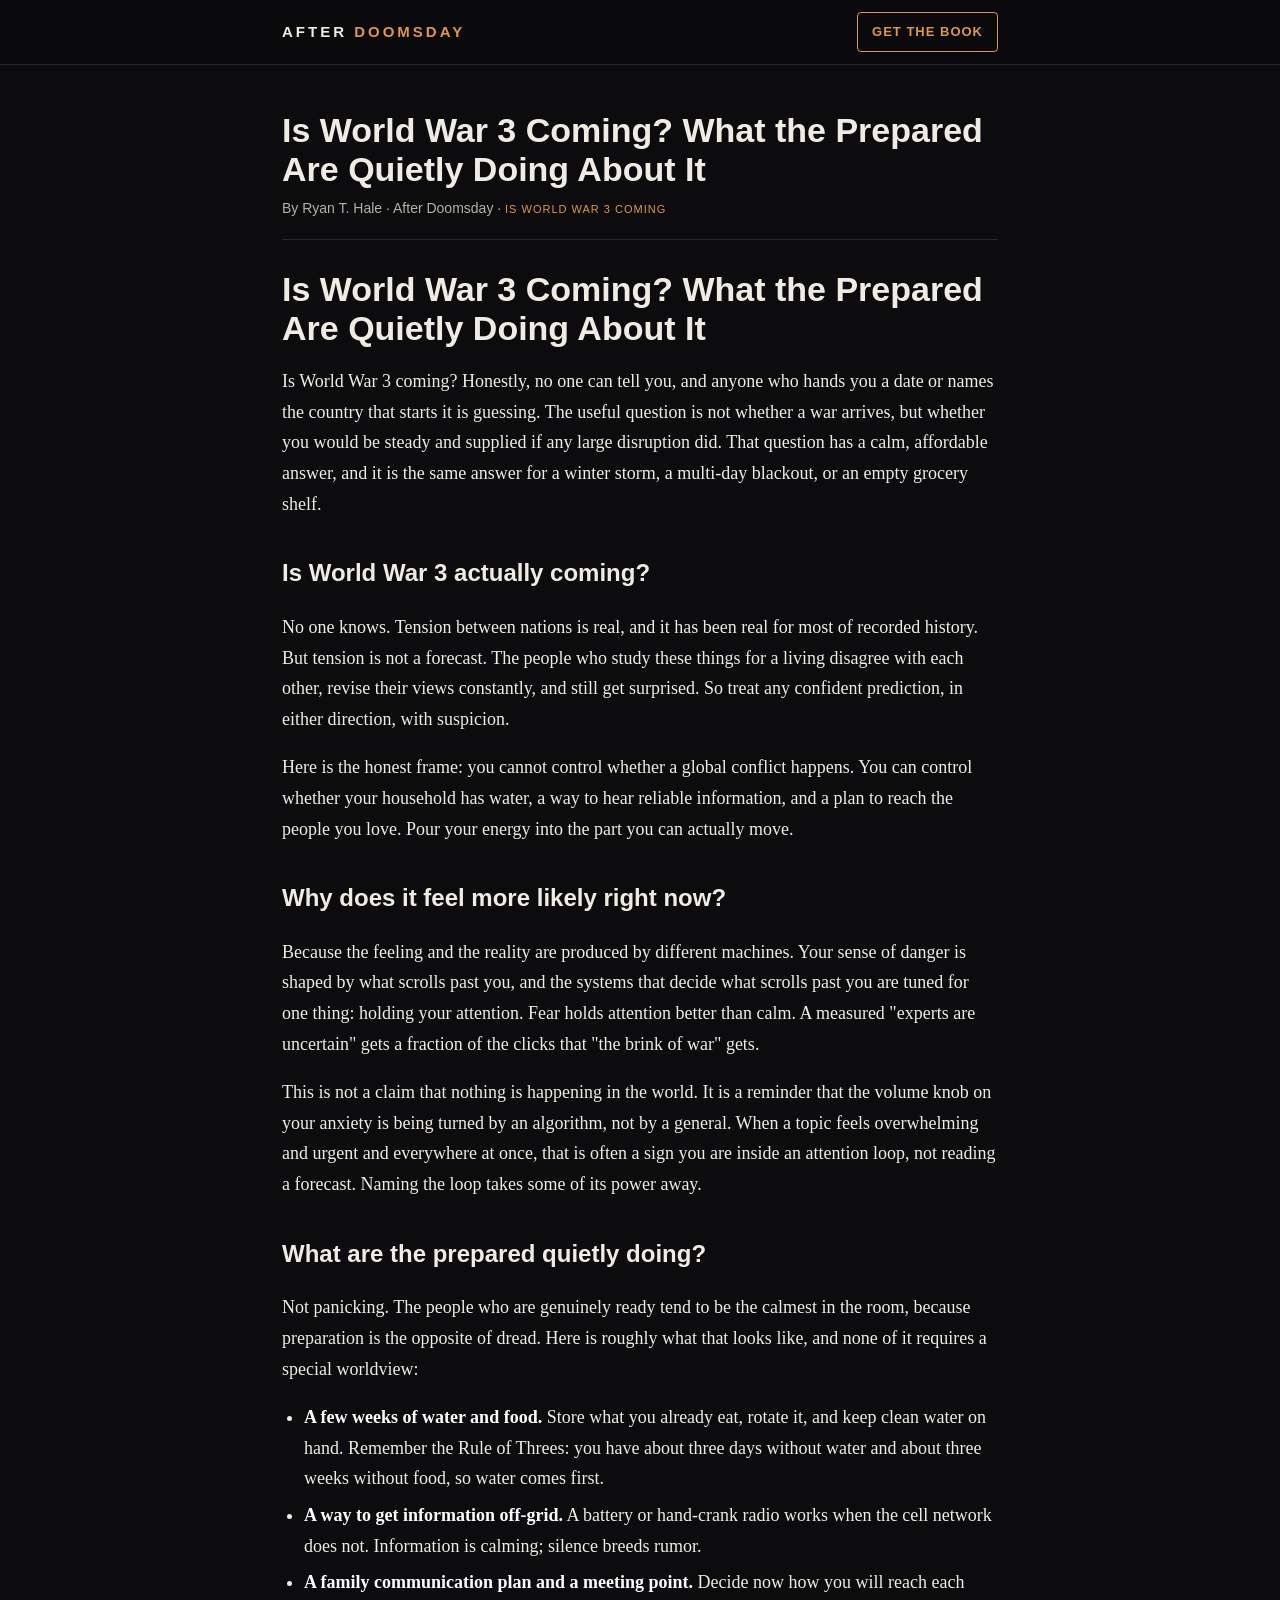
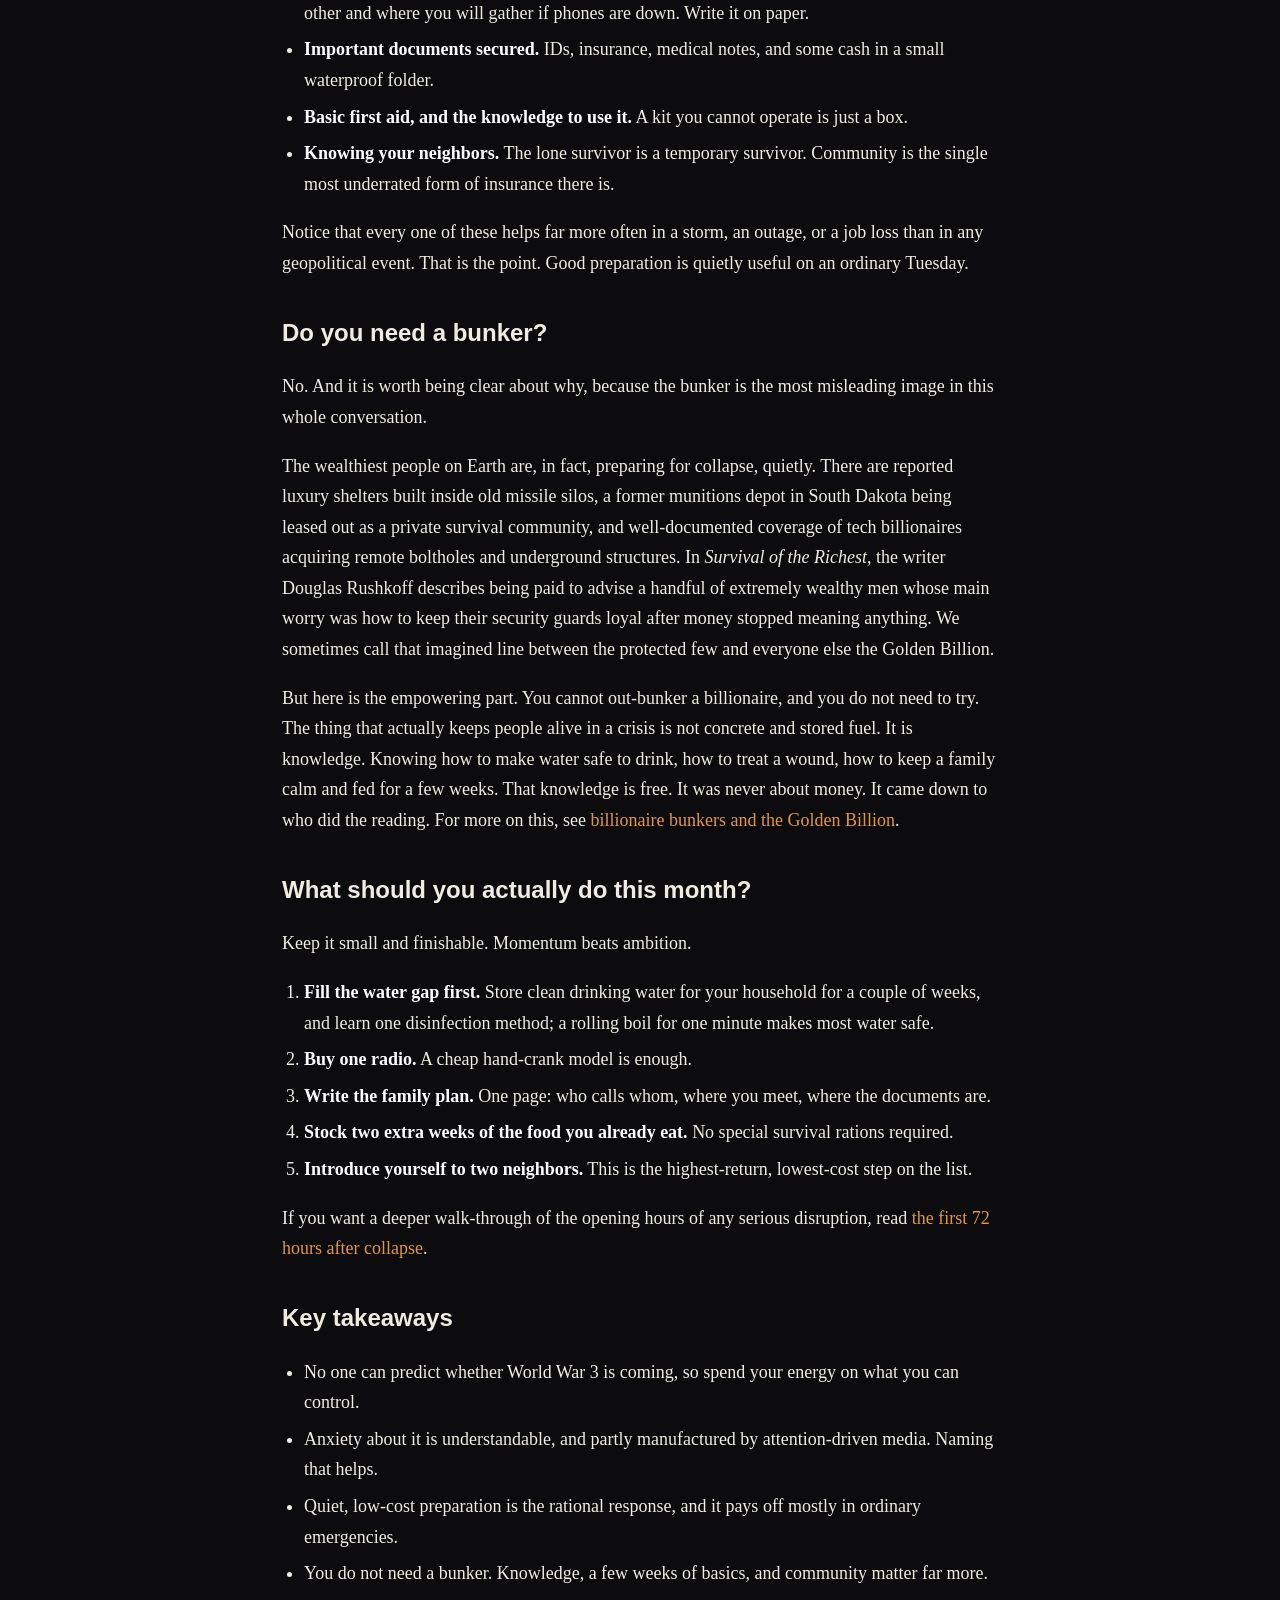
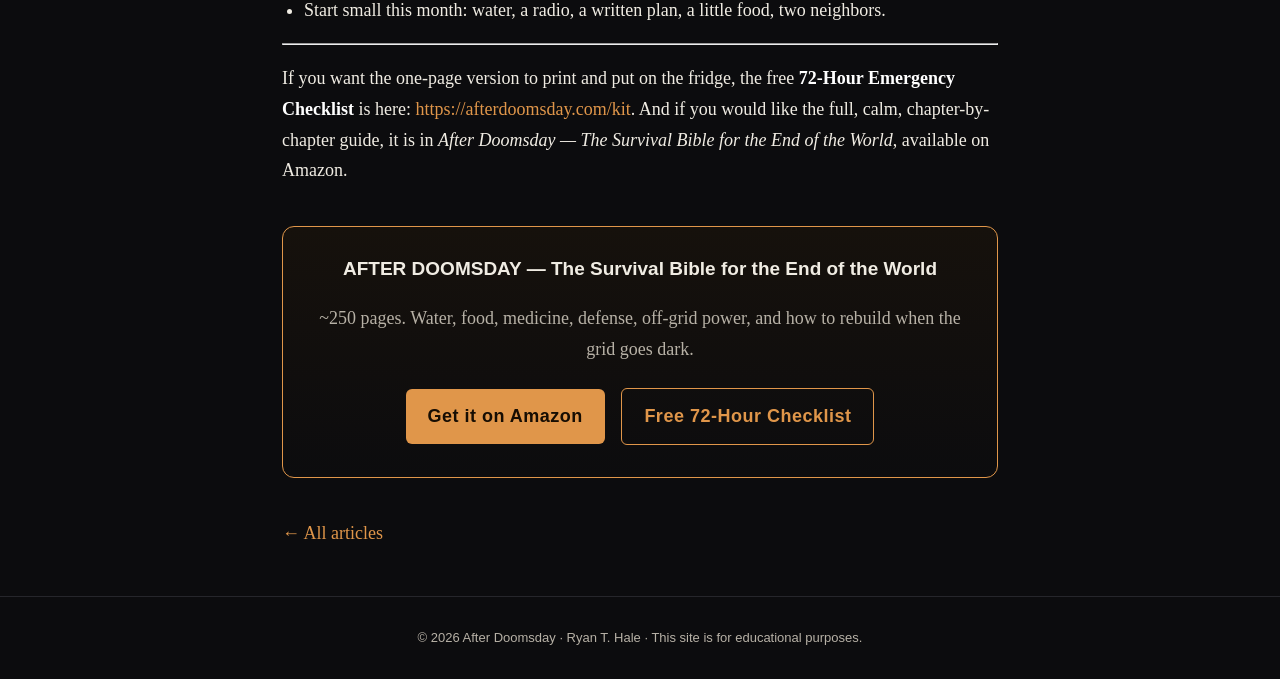
<file: is-world-war-3-coming.html>
<!doctype html><html lang="en"><head>
<meta charset="utf-8"><meta name="viewport" content="width=device-width,initial-scale=1">
<title>Is World War 3 Coming? What the Prepared Are Quietly Doing About It — After Doomsday</title><meta name="description" content="Is World War 3 coming? No one can predict it. Here's the calm, low-cost way the prepared think about it, and what to actually do this month.">
<link rel="stylesheet" href="style.css"></head><body>
<header class="site"><div class="wrap"><span class="brand">AFTER <b>DOOMSDAY</b></span>
<a class="cta" href="#book">Get the book</a></div></header><div class="wrap"><article><h1>Is World War 3 Coming? What the Prepared Are Quietly Doing About It</h1><div class="meta">By Ryan T. Hale · After Doomsday · <span class="kw">is world war 3 coming</span></div><h1 id="is-world-war-3-coming-what-the-prepared-are-quietly-doing-about-it">Is World War 3 Coming? What the Prepared Are Quietly Doing About It</h1>
<p>Is World War 3 coming? Honestly, no one can tell you, and anyone who hands you a date or names the country that starts it is guessing. The useful question is not whether a war arrives, but whether you would be steady and supplied if any large disruption did. That question has a calm, affordable answer, and it is the same answer for a winter storm, a multi-day blackout, or an empty grocery shelf.</p>
<h2 id="is-world-war-3-actually-coming">Is World War 3 actually coming?</h2>
<p>No one knows. Tension between nations is real, and it has been real for most of recorded history. But tension is not a forecast. The people who study these things for a living disagree with each other, revise their views constantly, and still get surprised. So treat any confident prediction, in either direction, with suspicion.</p>
<p>Here is the honest frame: you cannot control whether a global conflict happens. You can control whether your household has water, a way to hear reliable information, and a plan to reach the people you love. Pour your energy into the part you can actually move.</p>
<h2 id="why-does-it-feel-more-likely-right-now">Why does it feel more likely right now?</h2>
<p>Because the feeling and the reality are produced by different machines. Your sense of danger is shaped by what scrolls past you, and the systems that decide what scrolls past you are tuned for one thing: holding your attention. Fear holds attention better than calm. A measured &quot;experts are uncertain&quot; gets a fraction of the clicks that &quot;the brink of war&quot; gets.</p>
<p>This is not a claim that nothing is happening in the world. It is a reminder that the volume knob on your anxiety is being turned by an algorithm, not by a general. When a topic feels overwhelming and urgent and everywhere at once, that is often a sign you are inside an attention loop, not reading a forecast. Naming the loop takes some of its power away.</p>
<h2 id="what-are-the-prepared-quietly-doing">What are the prepared quietly doing?</h2>
<p>Not panicking. The people who are genuinely ready tend to be the calmest in the room, because preparation is the opposite of dread. Here is roughly what that looks like, and none of it requires a special worldview:</p>
<ul>
<li><strong>A few weeks of water and food.</strong> Store what you already eat, rotate it, and keep clean water on hand. Remember the Rule of Threes: you have about three days without water and about three weeks without food, so water comes first.</li>
<li><strong>A way to get information off-grid.</strong> A battery or hand-crank radio works when the cell network does not. Information is calming; silence breeds rumor.</li>
<li><strong>A family communication plan and a meeting point.</strong> Decide now how you will reach each other and where you will gather if phones are down. Write it on paper.</li>
<li><strong>Important documents secured.</strong> IDs, insurance, medical notes, and some cash in a small waterproof folder.</li>
<li><strong>Basic first aid, and the knowledge to use it.</strong> A kit you cannot operate is just a box.</li>
<li><strong>Knowing your neighbors.</strong> The lone survivor is a temporary survivor. Community is the single most underrated form of insurance there is.</li>
</ul>
<p>Notice that every one of these helps far more often in a storm, an outage, or a job loss than in any geopolitical event. That is the point. Good preparation is quietly useful on an ordinary Tuesday.</p>
<h2 id="do-you-need-a-bunker">Do you need a bunker?</h2>
<p>No. And it is worth being clear about why, because the bunker is the most misleading image in this whole conversation.</p>
<p>The wealthiest people on Earth are, in fact, preparing for collapse, quietly. There are reported luxury shelters built inside old missile silos, a former munitions depot in South Dakota being leased out as a private survival community, and well-documented coverage of tech billionaires acquiring remote boltholes and underground structures. In <em>Survival of the Richest</em>, the writer Douglas Rushkoff describes being paid to advise a handful of extremely wealthy men whose main worry was how to keep their security guards loyal after money stopped meaning anything. We sometimes call that imagined line between the protected few and everyone else the Golden Billion.</p>
<p>But here is the empowering part. You cannot out-bunker a billionaire, and you do not need to try. The thing that actually keeps people alive in a crisis is not concrete and stored fuel. It is knowledge. Knowing how to make water safe to drink, how to treat a wound, how to keep a family calm and fed for a few weeks. That knowledge is free. It was never about money. It came down to who did the reading. For more on this, see <a href="/blog/billionaire-bunkers-golden-billion">billionaire bunkers and the Golden Billion</a>.</p>
<h2 id="what-should-you-actually-do-this-month">What should you actually do this month?</h2>
<p>Keep it small and finishable. Momentum beats ambition.</p>
<ol>
<li><strong>Fill the water gap first.</strong> Store clean drinking water for your household for a couple of weeks, and learn one disinfection method; a rolling boil for one minute makes most water safe.</li>
<li><strong>Buy one radio.</strong> A cheap hand-crank model is enough.</li>
<li><strong>Write the family plan.</strong> One page: who calls whom, where you meet, where the documents are.</li>
<li><strong>Stock two extra weeks of the food you already eat.</strong> No special survival rations required.</li>
<li><strong>Introduce yourself to two neighbors.</strong> This is the highest-return, lowest-cost step on the list.</li>
</ol>
<p>If you want a deeper walk-through of the opening hours of any serious disruption, read <a href="/blog/first-72-hours-after-collapse">the first 72 hours after collapse</a>.</p>
<h2 id="key-takeaways">Key takeaways</h2>
<ul>
<li>No one can predict whether World War 3 is coming, so spend your energy on what you can control.</li>
<li>Anxiety about it is understandable, and partly manufactured by attention-driven media. Naming that helps.</li>
<li>Quiet, low-cost preparation is the rational response, and it pays off mostly in ordinary emergencies.</li>
<li>You do not need a bunker. Knowledge, a few weeks of basics, and community matter far more.</li>
<li>Start small this month: water, a radio, a written plan, a little food, two neighbors.</li>
</ul>
<hr>
<p>If you want the one-page version to print and put on the fridge, the free <strong>72-Hour Emergency Checklist</strong> is here: <a href="https://afterdoomsday.com/kit">https://afterdoomsday.com/kit</a>. And if you would like the full, calm, chapter-by-chapter guide, it is in <em>After Doomsday — The Survival Bible for the End of the World</em>, available on Amazon.</p>
<div class="book-cta" id="book">
<h3>AFTER DOOMSDAY — The Survival Bible for the End of the World</h3>
<p style="color:#b7b1a6">~250 pages. Water, food, medicine, defense, off-grid power, and how to rebuild when the grid goes dark.</p>
<a class="btn" href="https://www.amazon.com/s?k=After+Doomsday+Ryan+T.+Hale">Get it on Amazon</a>
<a class="btn" style="background:transparent;border:1px solid var(--ember);color:var(--ember)" href="#">Free 72-Hour Checklist</a>
</div><p><a href="index.html">← All articles</a></p></article></div><footer class="site"><div class="wrap">© 2026 After Doomsday · Ryan T. Hale · This site is for educational purposes.</div></footer></body></html>
</file>
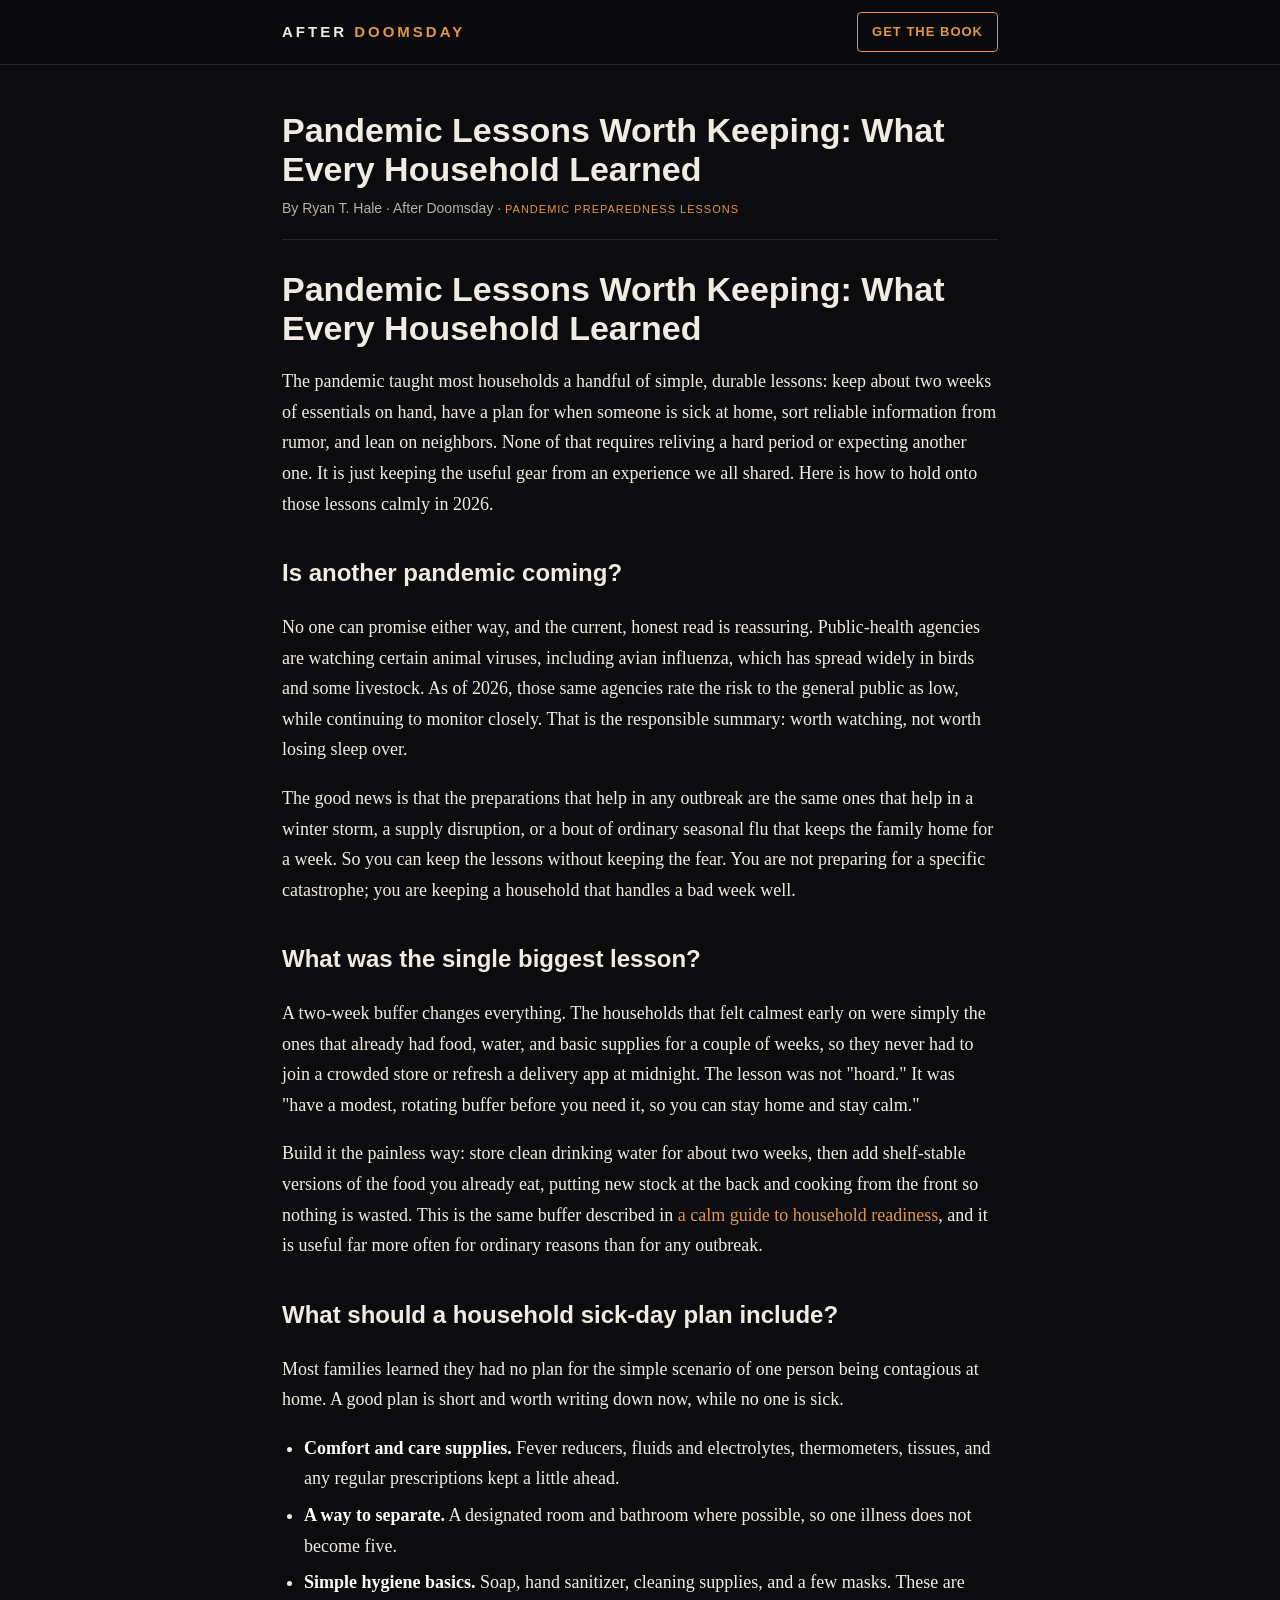
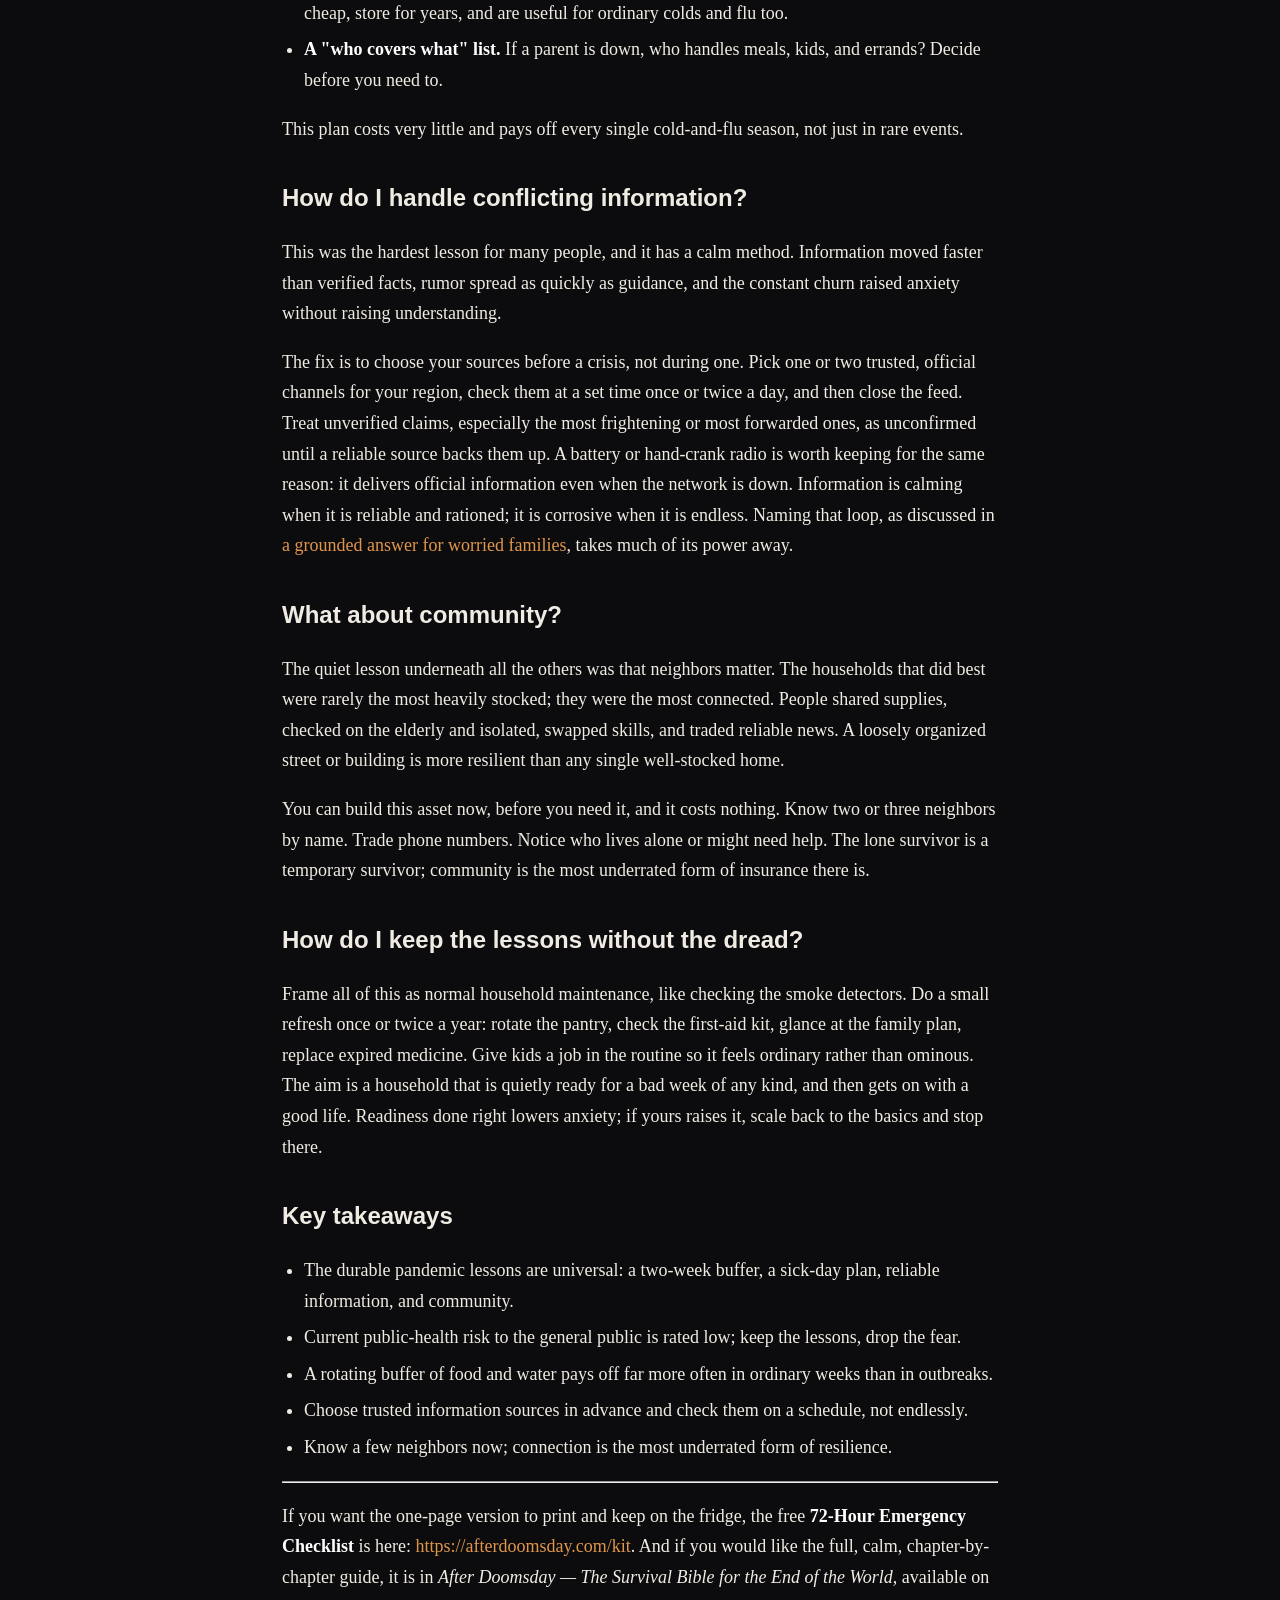
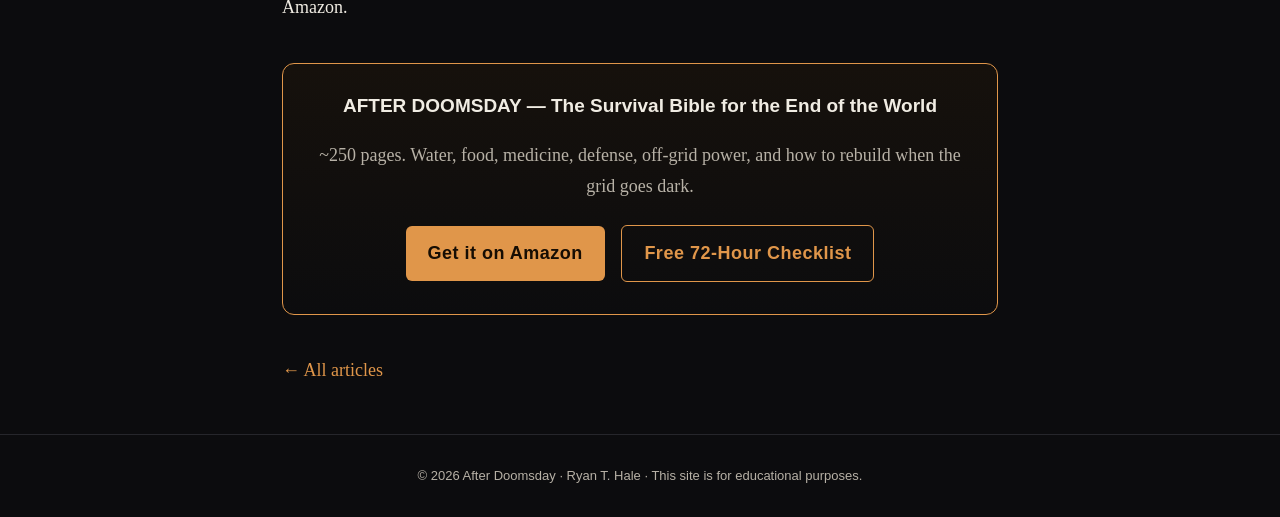
<file: pandemic-lessons-worth-keeping.html>
<!doctype html><html lang="en"><head>
<meta charset="utf-8"><meta name="viewport" content="width=device-width,initial-scale=1">
<title>Pandemic Lessons Worth Keeping: What Every Household Learned — After Doomsday</title><meta name="description" content="The pandemic taught households real lessons worth keeping. A calm 2026 guide to a two-week buffer, sick-day plans, and reliable information, no panic.">
<link rel="stylesheet" href="style.css"></head><body>
<header class="site"><div class="wrap"><span class="brand">AFTER <b>DOOMSDAY</b></span>
<a class="cta" href="#book">Get the book</a></div></header><div class="wrap"><article><h1>Pandemic Lessons Worth Keeping: What Every Household Learned</h1><div class="meta">By Ryan T. Hale · After Doomsday · <span class="kw">pandemic preparedness lessons</span></div><h1 id="pandemic-lessons-worth-keeping-what-every-household-learned">Pandemic Lessons Worth Keeping: What Every Household Learned</h1>
<p>The pandemic taught most households a handful of simple, durable lessons: keep about two weeks of essentials on hand, have a plan for when someone is sick at home, sort reliable information from rumor, and lean on neighbors. None of that requires reliving a hard period or expecting another one. It is just keeping the useful gear from an experience we all shared. Here is how to hold onto those lessons calmly in 2026.</p>
<h2 id="is-another-pandemic-coming">Is another pandemic coming?</h2>
<p>No one can promise either way, and the current, honest read is reassuring. Public-health agencies are watching certain animal viruses, including avian influenza, which has spread widely in birds and some livestock. As of 2026, those same agencies rate the risk to the general public as low, while continuing to monitor closely. That is the responsible summary: worth watching, not worth losing sleep over.</p>
<p>The good news is that the preparations that help in any outbreak are the same ones that help in a winter storm, a supply disruption, or a bout of ordinary seasonal flu that keeps the family home for a week. So you can keep the lessons without keeping the fear. You are not preparing for a specific catastrophe; you are keeping a household that handles a bad week well.</p>
<h2 id="what-was-the-single-biggest-lesson">What was the single biggest lesson?</h2>
<p>A two-week buffer changes everything. The households that felt calmest early on were simply the ones that already had food, water, and basic supplies for a couple of weeks, so they never had to join a crowded store or refresh a delivery app at midnight. The lesson was not &quot;hoard.&quot; It was &quot;have a modest, rotating buffer before you need it, so you can stay home and stay calm.&quot;</p>
<p>Build it the painless way: store clean drinking water for about two weeks, then add shelf-stable versions of the food you already eat, putting new stock at the back and cooking from the front so nothing is wasted. This is the same buffer described in <a href="/blog/geopolitical-tension-pantry-readiness">a calm guide to household readiness</a>, and it is useful far more often for ordinary reasons than for any outbreak.</p>
<h2 id="what-should-a-household-sick-day-plan-include">What should a household sick-day plan include?</h2>
<p>Most families learned they had no plan for the simple scenario of one person being contagious at home. A good plan is short and worth writing down now, while no one is sick.</p>
<ul>
<li><strong>Comfort and care supplies.</strong> Fever reducers, fluids and electrolytes, thermometers, tissues, and any regular prescriptions kept a little ahead.</li>
<li><strong>A way to separate.</strong> A designated room and bathroom where possible, so one illness does not become five.</li>
<li><strong>Simple hygiene basics.</strong> Soap, hand sanitizer, cleaning supplies, and a few masks. These are cheap, store for years, and are useful for ordinary colds and flu too.</li>
<li><strong>A &quot;who covers what&quot; list.</strong> If a parent is down, who handles meals, kids, and errands? Decide before you need to.</li>
</ul>
<p>This plan costs very little and pays off every single cold-and-flu season, not just in rare events.</p>
<h2 id="how-do-i-handle-conflicting-information">How do I handle conflicting information?</h2>
<p>This was the hardest lesson for many people, and it has a calm method. Information moved faster than verified facts, rumor spread as quickly as guidance, and the constant churn raised anxiety without raising understanding.</p>
<p>The fix is to choose your sources before a crisis, not during one. Pick one or two trusted, official channels for your region, check them at a set time once or twice a day, and then close the feed. Treat unverified claims, especially the most frightening or most forwarded ones, as unconfirmed until a reliable source backs them up. A battery or hand-crank radio is worth keeping for the same reason: it delivers official information even when the network is down. Information is calming when it is reliable and rationed; it is corrosive when it is endless. Naming that loop, as discussed in <a href="/blog/ww3-grounded-answer-worried-families">a grounded answer for worried families</a>, takes much of its power away.</p>
<h2 id="what-about-community">What about community?</h2>
<p>The quiet lesson underneath all the others was that neighbors matter. The households that did best were rarely the most heavily stocked; they were the most connected. People shared supplies, checked on the elderly and isolated, swapped skills, and traded reliable news. A loosely organized street or building is more resilient than any single well-stocked home.</p>
<p>You can build this asset now, before you need it, and it costs nothing. Know two or three neighbors by name. Trade phone numbers. Notice who lives alone or might need help. The lone survivor is a temporary survivor; community is the most underrated form of insurance there is.</p>
<h2 id="how-do-i-keep-the-lessons-without-the-dread">How do I keep the lessons without the dread?</h2>
<p>Frame all of this as normal household maintenance, like checking the smoke detectors. Do a small refresh once or twice a year: rotate the pantry, check the first-aid kit, glance at the family plan, replace expired medicine. Give kids a job in the routine so it feels ordinary rather than ominous. The aim is a household that is quietly ready for a bad week of any kind, and then gets on with a good life. Readiness done right lowers anxiety; if yours raises it, scale back to the basics and stop there.</p>
<h2 id="key-takeaways">Key takeaways</h2>
<ul>
<li>The durable pandemic lessons are universal: a two-week buffer, a sick-day plan, reliable information, and community.</li>
<li>Current public-health risk to the general public is rated low; keep the lessons, drop the fear.</li>
<li>A rotating buffer of food and water pays off far more often in ordinary weeks than in outbreaks.</li>
<li>Choose trusted information sources in advance and check them on a schedule, not endlessly.</li>
<li>Know a few neighbors now; connection is the most underrated form of resilience.</li>
</ul>
<hr>
<p>If you want the one-page version to print and keep on the fridge, the free <strong>72-Hour Emergency Checklist</strong> is here: <a href="https://afterdoomsday.com/kit">https://afterdoomsday.com/kit</a>. And if you would like the full, calm, chapter-by-chapter guide, it is in <em>After Doomsday — The Survival Bible for the End of the World</em>, available on Amazon.</p>
<div class="book-cta" id="book">
<h3>AFTER DOOMSDAY — The Survival Bible for the End of the World</h3>
<p style="color:#b7b1a6">~250 pages. Water, food, medicine, defense, off-grid power, and how to rebuild when the grid goes dark.</p>
<a class="btn" href="https://www.amazon.com/s?k=After+Doomsday+Ryan+T.+Hale">Get it on Amazon</a>
<a class="btn" style="background:transparent;border:1px solid var(--ember);color:var(--ember)" href="#">Free 72-Hour Checklist</a>
</div><p><a href="index.html">← All articles</a></p></article></div><footer class="site"><div class="wrap">© 2026 After Doomsday · Ryan T. Hale · This site is for educational purposes.</div></footer></body></html>
</file>
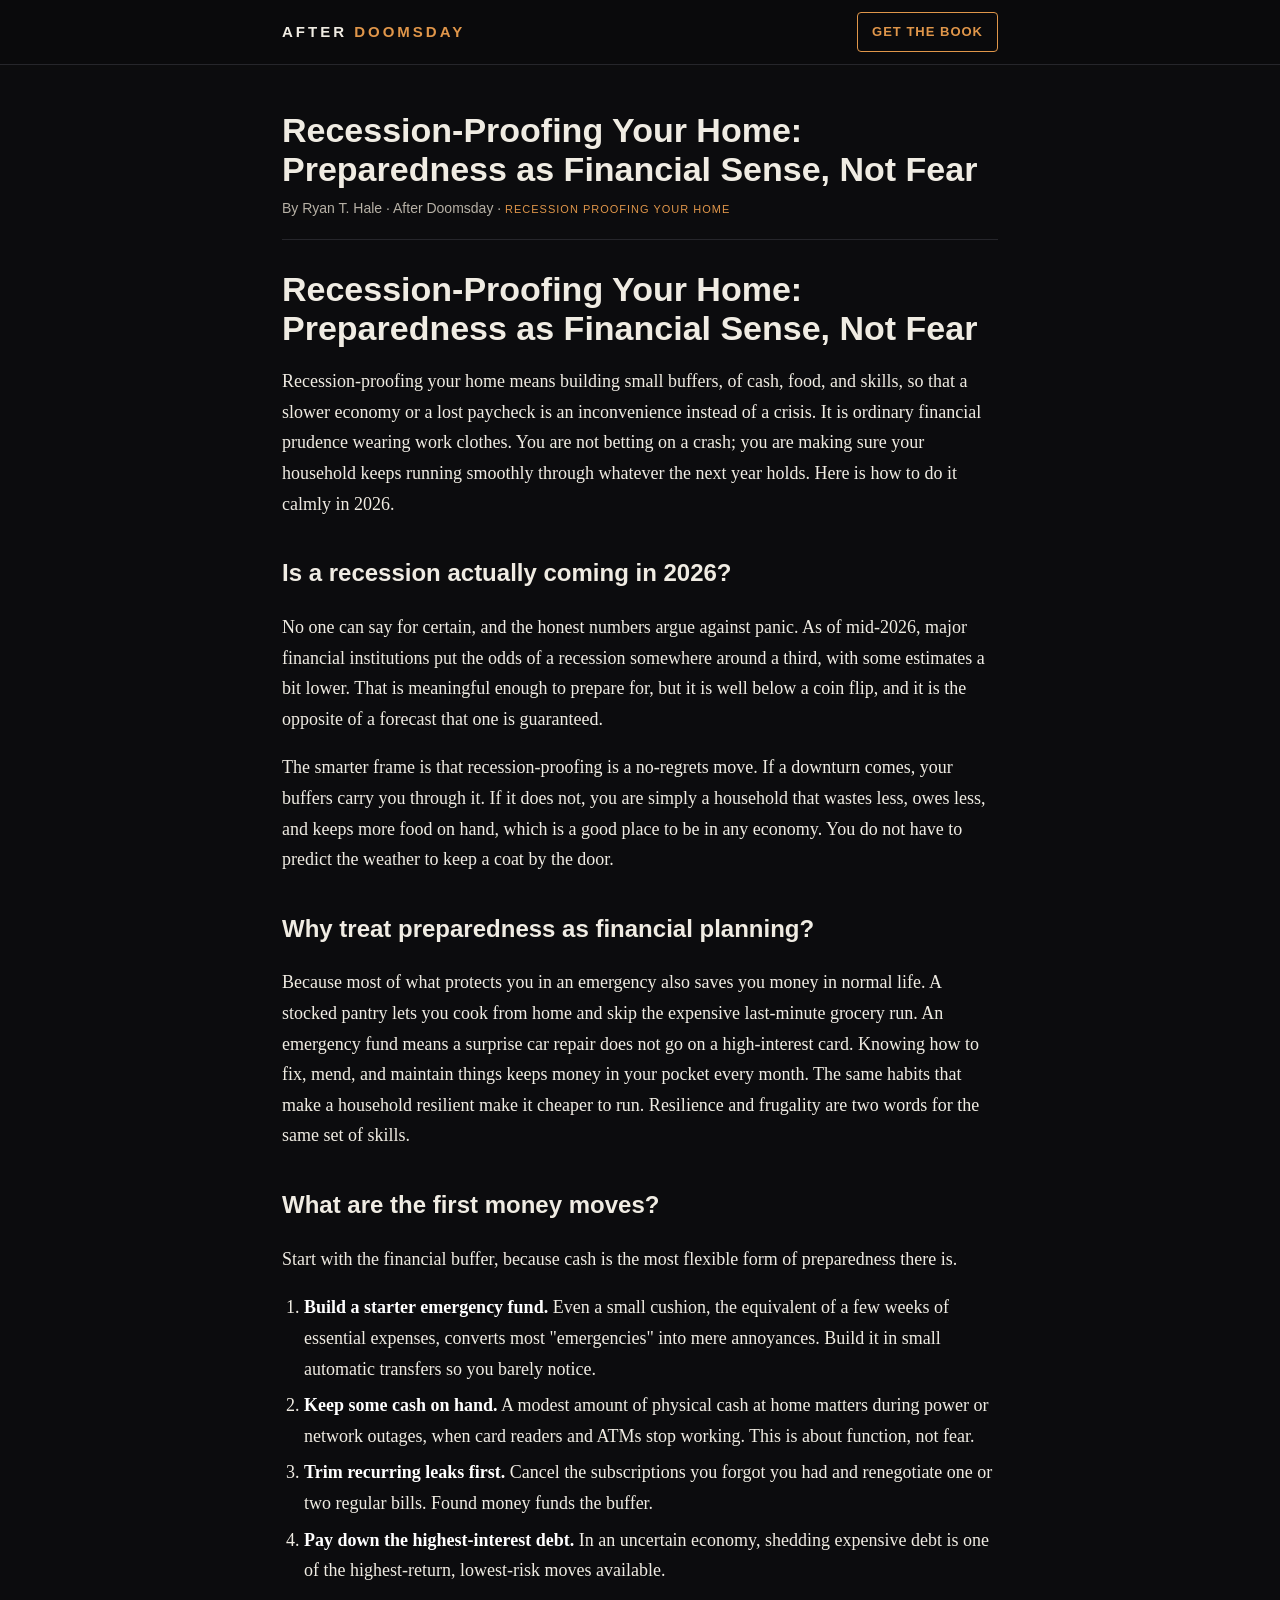
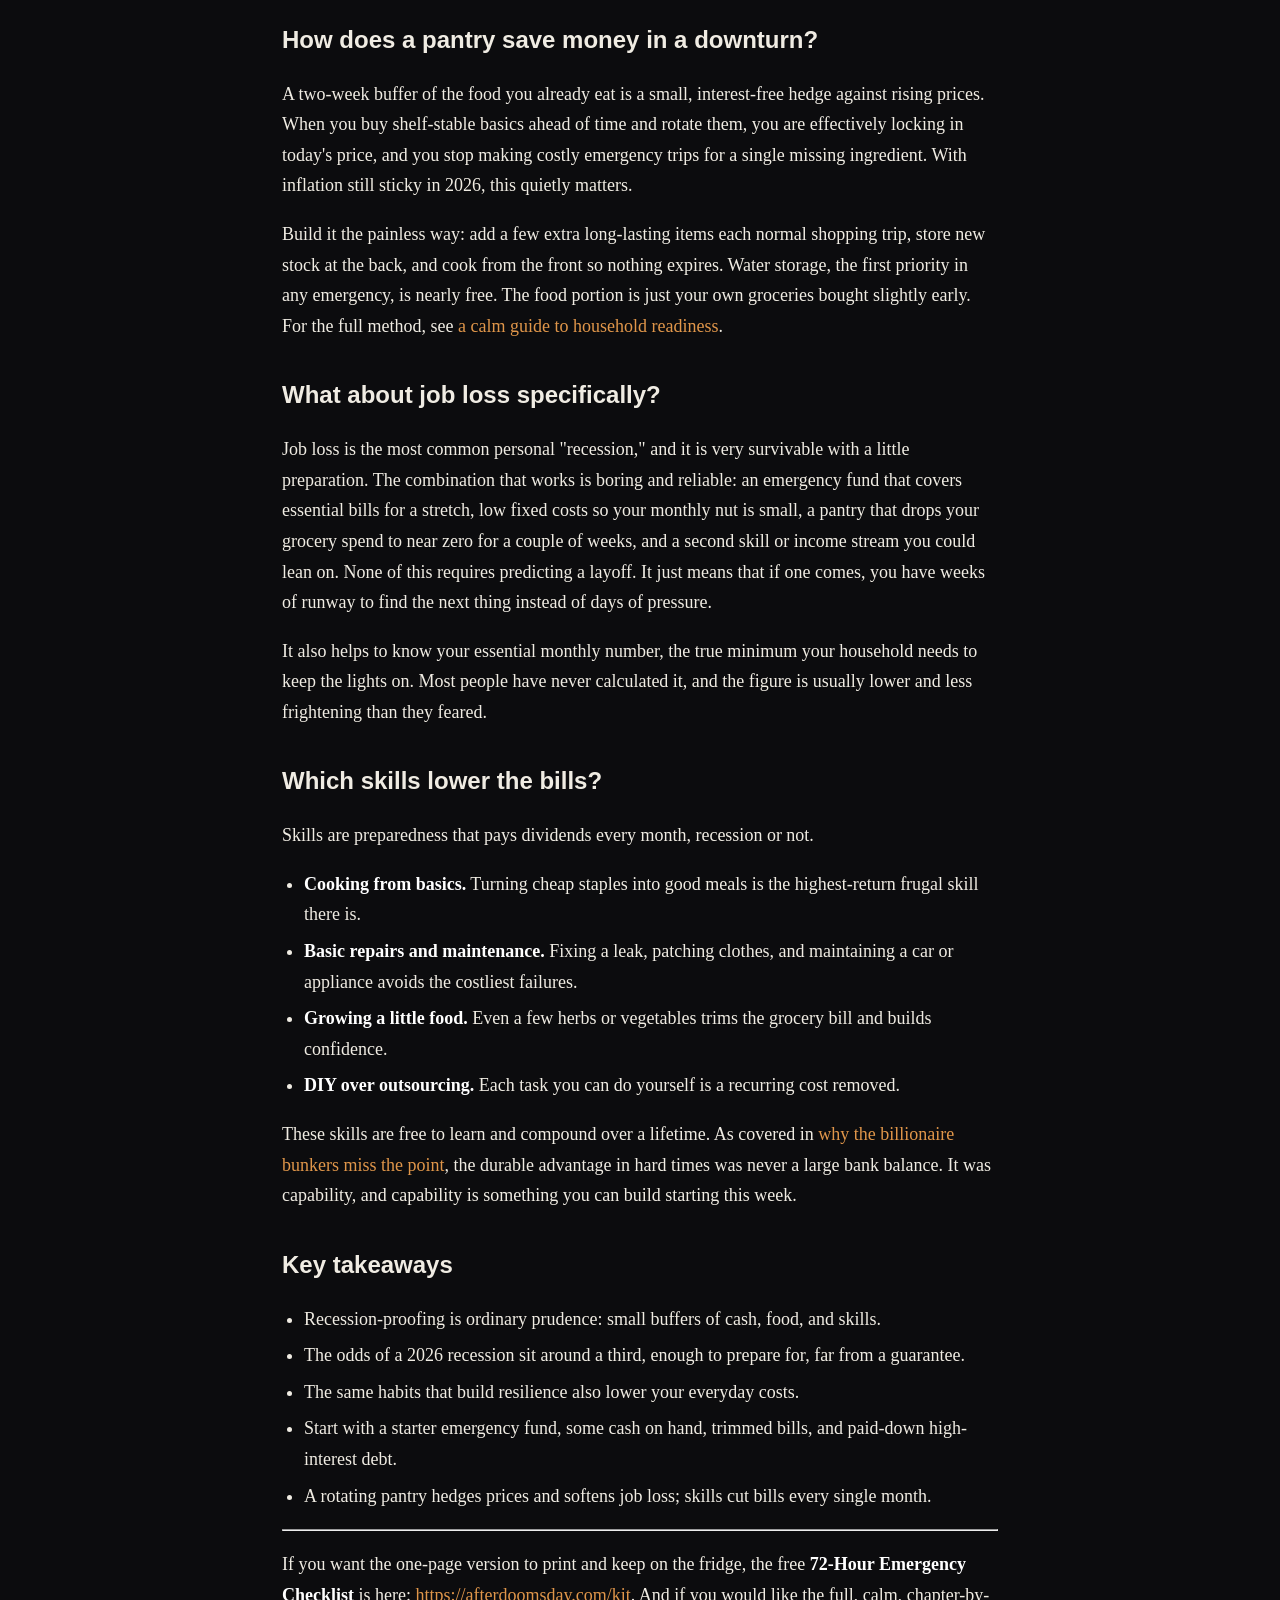
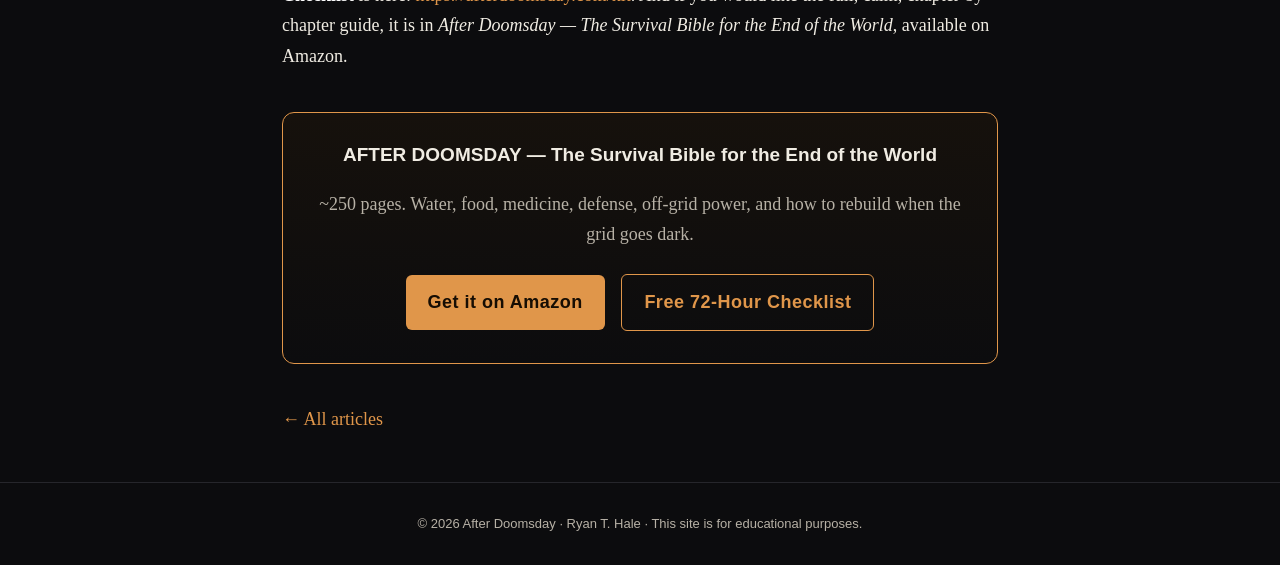
<file: recession-proofing-your-home.html>
<!doctype html><html lang="en"><head>
<meta charset="utf-8"><meta name="viewport" content="width=device-width,initial-scale=1">
<title>Recession-Proofing Your Home: Preparedness as Financial Sense, Not Fear — After Doomsday</title><meta name="description" content="Recession-proofing your home is financial sense, not fear. A calm 2026 guide to a pantry buffer, an emergency fund, and skills that lower your bills.">
<link rel="stylesheet" href="style.css"></head><body>
<header class="site"><div class="wrap"><span class="brand">AFTER <b>DOOMSDAY</b></span>
<a class="cta" href="#book">Get the book</a></div></header><div class="wrap"><article><h1>Recession-Proofing Your Home: Preparedness as Financial Sense, Not Fear</h1><div class="meta">By Ryan T. Hale · After Doomsday · <span class="kw">recession proofing your home</span></div><h1 id="recession-proofing-your-home-preparedness-as-financial-sense-not-fear">Recession-Proofing Your Home: Preparedness as Financial Sense, Not Fear</h1>
<p>Recession-proofing your home means building small buffers, of cash, food, and skills, so that a slower economy or a lost paycheck is an inconvenience instead of a crisis. It is ordinary financial prudence wearing work clothes. You are not betting on a crash; you are making sure your household keeps running smoothly through whatever the next year holds. Here is how to do it calmly in 2026.</p>
<h2 id="is-a-recession-actually-coming-in-2026">Is a recession actually coming in 2026?</h2>
<p>No one can say for certain, and the honest numbers argue against panic. As of mid-2026, major financial institutions put the odds of a recession somewhere around a third, with some estimates a bit lower. That is meaningful enough to prepare for, but it is well below a coin flip, and it is the opposite of a forecast that one is guaranteed.</p>
<p>The smarter frame is that recession-proofing is a no-regrets move. If a downturn comes, your buffers carry you through it. If it does not, you are simply a household that wastes less, owes less, and keeps more food on hand, which is a good place to be in any economy. You do not have to predict the weather to keep a coat by the door.</p>
<h2 id="why-treat-preparedness-as-financial-planning">Why treat preparedness as financial planning?</h2>
<p>Because most of what protects you in an emergency also saves you money in normal life. A stocked pantry lets you cook from home and skip the expensive last-minute grocery run. An emergency fund means a surprise car repair does not go on a high-interest card. Knowing how to fix, mend, and maintain things keeps money in your pocket every month. The same habits that make a household resilient make it cheaper to run. Resilience and frugality are two words for the same set of skills.</p>
<h2 id="what-are-the-first-money-moves">What are the first money moves?</h2>
<p>Start with the financial buffer, because cash is the most flexible form of preparedness there is.</p>
<ol>
<li><strong>Build a starter emergency fund.</strong> Even a small cushion, the equivalent of a few weeks of essential expenses, converts most &quot;emergencies&quot; into mere annoyances. Build it in small automatic transfers so you barely notice.</li>
<li><strong>Keep some cash on hand.</strong> A modest amount of physical cash at home matters during power or network outages, when card readers and ATMs stop working. This is about function, not fear.</li>
<li><strong>Trim recurring leaks first.</strong> Cancel the subscriptions you forgot you had and renegotiate one or two regular bills. Found money funds the buffer.</li>
<li><strong>Pay down the highest-interest debt.</strong> In an uncertain economy, shedding expensive debt is one of the highest-return, lowest-risk moves available.</li>
</ol>
<h2 id="how-does-a-pantry-save-money-in-a-downturn">How does a pantry save money in a downturn?</h2>
<p>A two-week buffer of the food you already eat is a small, interest-free hedge against rising prices. When you buy shelf-stable basics ahead of time and rotate them, you are effectively locking in today&#39;s price, and you stop making costly emergency trips for a single missing ingredient. With inflation still sticky in 2026, this quietly matters.</p>
<p>Build it the painless way: add a few extra long-lasting items each normal shopping trip, store new stock at the back, and cook from the front so nothing expires. Water storage, the first priority in any emergency, is nearly free. The food portion is just your own groceries bought slightly early. For the full method, see <a href="/blog/geopolitical-tension-pantry-readiness">a calm guide to household readiness</a>.</p>
<h2 id="what-about-job-loss-specifically">What about job loss specifically?</h2>
<p>Job loss is the most common personal &quot;recession,&quot; and it is very survivable with a little preparation. The combination that works is boring and reliable: an emergency fund that covers essential bills for a stretch, low fixed costs so your monthly nut is small, a pantry that drops your grocery spend to near zero for a couple of weeks, and a second skill or income stream you could lean on. None of this requires predicting a layoff. It just means that if one comes, you have weeks of runway to find the next thing instead of days of pressure.</p>
<p>It also helps to know your essential monthly number, the true minimum your household needs to keep the lights on. Most people have never calculated it, and the figure is usually lower and less frightening than they feared.</p>
<h2 id="which-skills-lower-the-bills">Which skills lower the bills?</h2>
<p>Skills are preparedness that pays dividends every month, recession or not.</p>
<ul>
<li><strong>Cooking from basics.</strong> Turning cheap staples into good meals is the highest-return frugal skill there is.</li>
<li><strong>Basic repairs and maintenance.</strong> Fixing a leak, patching clothes, and maintaining a car or appliance avoids the costliest failures.</li>
<li><strong>Growing a little food.</strong> Even a few herbs or vegetables trims the grocery bill and builds confidence.</li>
<li><strong>DIY over outsourcing.</strong> Each task you can do yourself is a recurring cost removed.</li>
</ul>
<p>These skills are free to learn and compound over a lifetime. As covered in <a href="/blog/billionaire-bunkers-golden-billion">why the billionaire bunkers miss the point</a>, the durable advantage in hard times was never a large bank balance. It was capability, and capability is something you can build starting this week.</p>
<h2 id="key-takeaways">Key takeaways</h2>
<ul>
<li>Recession-proofing is ordinary prudence: small buffers of cash, food, and skills.</li>
<li>The odds of a 2026 recession sit around a third, enough to prepare for, far from a guarantee.</li>
<li>The same habits that build resilience also lower your everyday costs.</li>
<li>Start with a starter emergency fund, some cash on hand, trimmed bills, and paid-down high-interest debt.</li>
<li>A rotating pantry hedges prices and softens job loss; skills cut bills every single month.</li>
</ul>
<hr>
<p>If you want the one-page version to print and keep on the fridge, the free <strong>72-Hour Emergency Checklist</strong> is here: <a href="https://afterdoomsday.com/kit">https://afterdoomsday.com/kit</a>. And if you would like the full, calm, chapter-by-chapter guide, it is in <em>After Doomsday — The Survival Bible for the End of the World</em>, available on Amazon.</p>
<div class="book-cta" id="book">
<h3>AFTER DOOMSDAY — The Survival Bible for the End of the World</h3>
<p style="color:#b7b1a6">~250 pages. Water, food, medicine, defense, off-grid power, and how to rebuild when the grid goes dark.</p>
<a class="btn" href="https://www.amazon.com/s?k=After+Doomsday+Ryan+T.+Hale">Get it on Amazon</a>
<a class="btn" style="background:transparent;border:1px solid var(--ember);color:var(--ember)" href="#">Free 72-Hour Checklist</a>
</div><p><a href="index.html">← All articles</a></p></article></div><footer class="site"><div class="wrap">© 2026 After Doomsday · Ryan T. Hale · This site is for educational purposes.</div></footer></body></html>
</file>
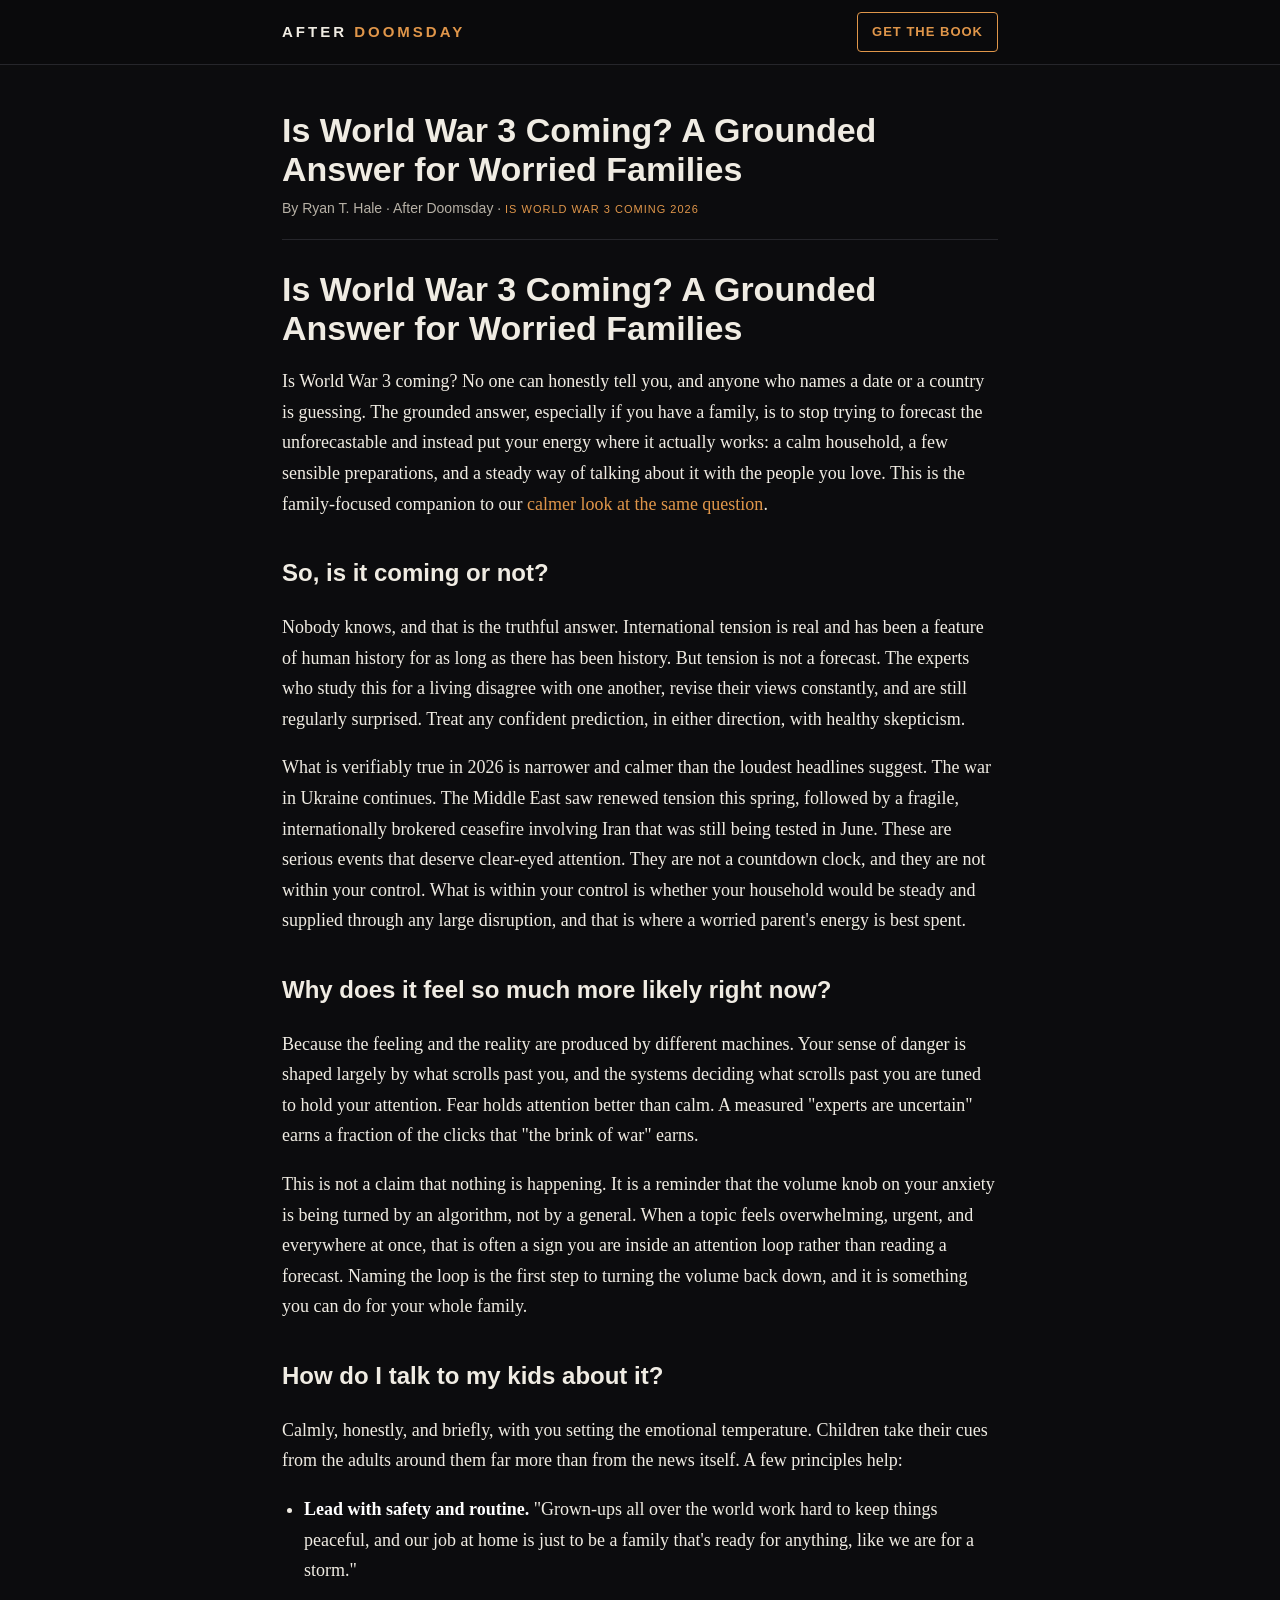
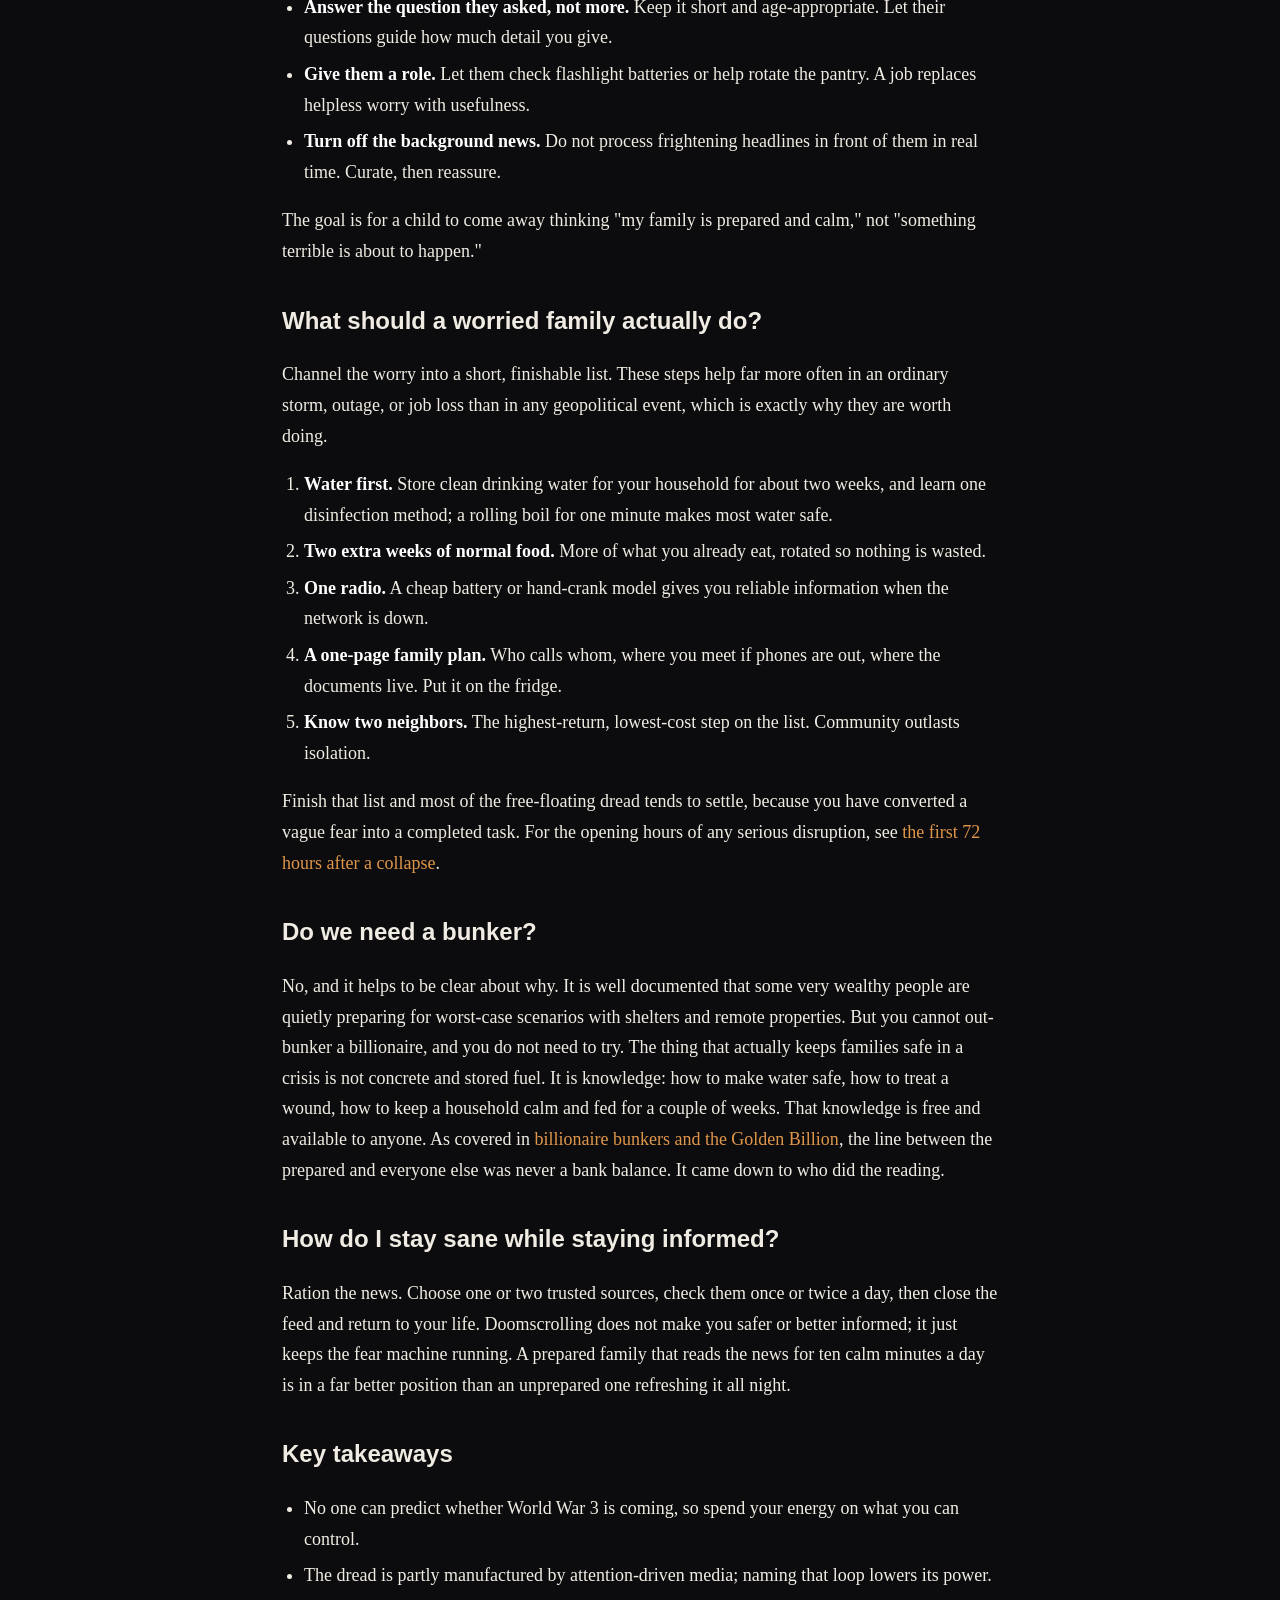
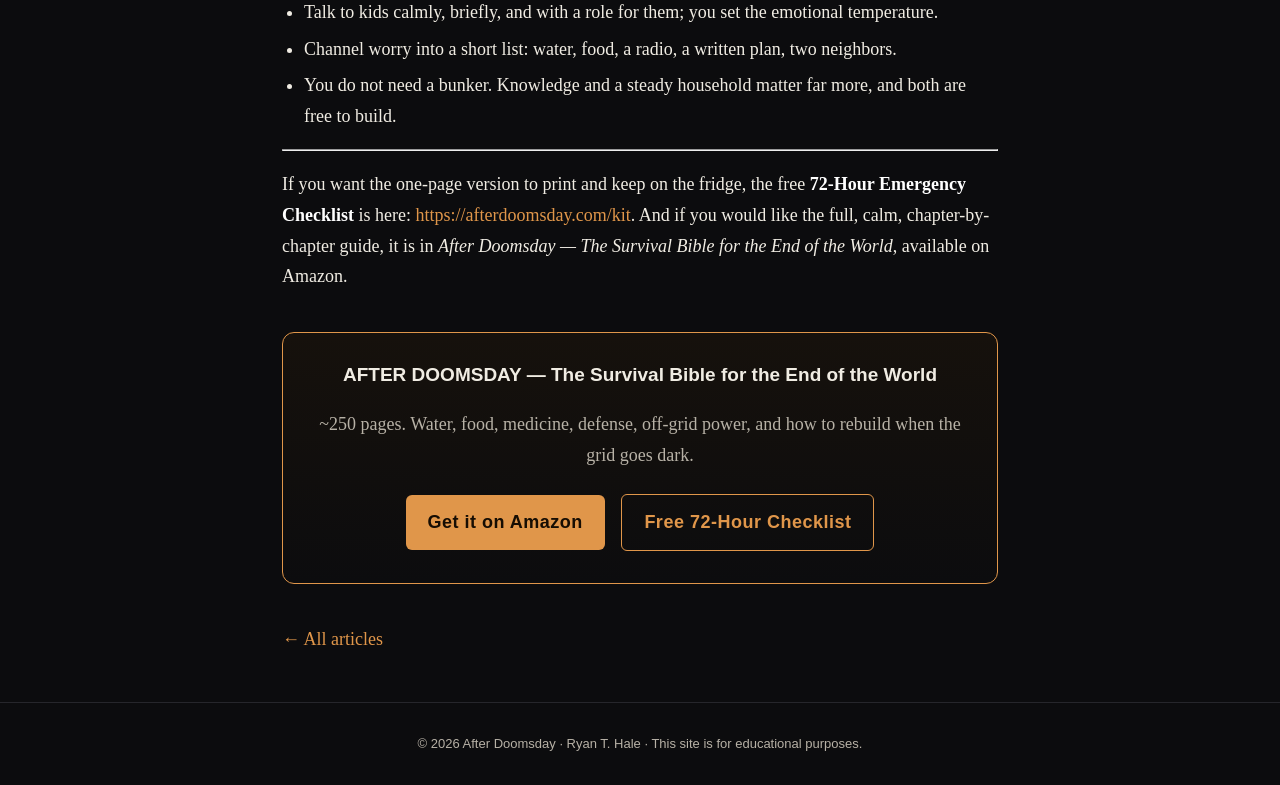
<file: ww3-grounded-answer-worried-families.html>
<!doctype html><html lang="en"><head>
<meta charset="utf-8"><meta name="viewport" content="width=device-width,initial-scale=1">
<title>Is World War 3 Coming? A Grounded Answer for Worried Families — After Doomsday</title><meta name="description" content="Is World War 3 coming? A calm, grounded answer for worried families in 2026, plus how to talk to kids and channel worry into small, useful steps.">
<link rel="stylesheet" href="style.css"></head><body>
<header class="site"><div class="wrap"><span class="brand">AFTER <b>DOOMSDAY</b></span>
<a class="cta" href="#book">Get the book</a></div></header><div class="wrap"><article><h1>Is World War 3 Coming? A Grounded Answer for Worried Families</h1><div class="meta">By Ryan T. Hale · After Doomsday · <span class="kw">is world war 3 coming 2026</span></div><h1 id="is-world-war-3-coming-a-grounded-answer-for-worried-families">Is World War 3 Coming? A Grounded Answer for Worried Families</h1>
<p>Is World War 3 coming? No one can honestly tell you, and anyone who names a date or a country is guessing. The grounded answer, especially if you have a family, is to stop trying to forecast the unforecastable and instead put your energy where it actually works: a calm household, a few sensible preparations, and a steady way of talking about it with the people you love. This is the family-focused companion to our <a href="/blog/is-world-war-3-coming">calmer look at the same question</a>.</p>
<h2 id="so-is-it-coming-or-not">So, is it coming or not?</h2>
<p>Nobody knows, and that is the truthful answer. International tension is real and has been a feature of human history for as long as there has been history. But tension is not a forecast. The experts who study this for a living disagree with one another, revise their views constantly, and are still regularly surprised. Treat any confident prediction, in either direction, with healthy skepticism.</p>
<p>What is verifiably true in 2026 is narrower and calmer than the loudest headlines suggest. The war in Ukraine continues. The Middle East saw renewed tension this spring, followed by a fragile, internationally brokered ceasefire involving Iran that was still being tested in June. These are serious events that deserve clear-eyed attention. They are not a countdown clock, and they are not within your control. What is within your control is whether your household would be steady and supplied through any large disruption, and that is where a worried parent&#39;s energy is best spent.</p>
<h2 id="why-does-it-feel-so-much-more-likely-right-now">Why does it feel so much more likely right now?</h2>
<p>Because the feeling and the reality are produced by different machines. Your sense of danger is shaped largely by what scrolls past you, and the systems deciding what scrolls past you are tuned to hold your attention. Fear holds attention better than calm. A measured &quot;experts are uncertain&quot; earns a fraction of the clicks that &quot;the brink of war&quot; earns.</p>
<p>This is not a claim that nothing is happening. It is a reminder that the volume knob on your anxiety is being turned by an algorithm, not by a general. When a topic feels overwhelming, urgent, and everywhere at once, that is often a sign you are inside an attention loop rather than reading a forecast. Naming the loop is the first step to turning the volume back down, and it is something you can do for your whole family.</p>
<h2 id="how-do-i-talk-to-my-kids-about-it">How do I talk to my kids about it?</h2>
<p>Calmly, honestly, and briefly, with you setting the emotional temperature. Children take their cues from the adults around them far more than from the news itself. A few principles help:</p>
<ul>
<li><strong>Lead with safety and routine.</strong> &quot;Grown-ups all over the world work hard to keep things peaceful, and our job at home is just to be a family that&#39;s ready for anything, like we are for a storm.&quot;</li>
<li><strong>Answer the question they asked, not more.</strong> Keep it short and age-appropriate. Let their questions guide how much detail you give.</li>
<li><strong>Give them a role.</strong> Let them check flashlight batteries or help rotate the pantry. A job replaces helpless worry with usefulness.</li>
<li><strong>Turn off the background news.</strong> Do not process frightening headlines in front of them in real time. Curate, then reassure.</li>
</ul>
<p>The goal is for a child to come away thinking &quot;my family is prepared and calm,&quot; not &quot;something terrible is about to happen.&quot;</p>
<h2 id="what-should-a-worried-family-actually-do">What should a worried family actually do?</h2>
<p>Channel the worry into a short, finishable list. These steps help far more often in an ordinary storm, outage, or job loss than in any geopolitical event, which is exactly why they are worth doing.</p>
<ol>
<li><strong>Water first.</strong> Store clean drinking water for your household for about two weeks, and learn one disinfection method; a rolling boil for one minute makes most water safe.</li>
<li><strong>Two extra weeks of normal food.</strong> More of what you already eat, rotated so nothing is wasted.</li>
<li><strong>One radio.</strong> A cheap battery or hand-crank model gives you reliable information when the network is down.</li>
<li><strong>A one-page family plan.</strong> Who calls whom, where you meet if phones are out, where the documents live. Put it on the fridge.</li>
<li><strong>Know two neighbors.</strong> The highest-return, lowest-cost step on the list. Community outlasts isolation.</li>
</ol>
<p>Finish that list and most of the free-floating dread tends to settle, because you have converted a vague fear into a completed task. For the opening hours of any serious disruption, see <a href="/blog/first-72-hours-after-collapse">the first 72 hours after a collapse</a>.</p>
<h2 id="do-we-need-a-bunker">Do we need a bunker?</h2>
<p>No, and it helps to be clear about why. It is well documented that some very wealthy people are quietly preparing for worst-case scenarios with shelters and remote properties. But you cannot out-bunker a billionaire, and you do not need to try. The thing that actually keeps families safe in a crisis is not concrete and stored fuel. It is knowledge: how to make water safe, how to treat a wound, how to keep a household calm and fed for a couple of weeks. That knowledge is free and available to anyone. As covered in <a href="/blog/billionaire-bunkers-golden-billion">billionaire bunkers and the Golden Billion</a>, the line between the prepared and everyone else was never a bank balance. It came down to who did the reading.</p>
<h2 id="how-do-i-stay-sane-while-staying-informed">How do I stay sane while staying informed?</h2>
<p>Ration the news. Choose one or two trusted sources, check them once or twice a day, then close the feed and return to your life. Doomscrolling does not make you safer or better informed; it just keeps the fear machine running. A prepared family that reads the news for ten calm minutes a day is in a far better position than an unprepared one refreshing it all night.</p>
<h2 id="key-takeaways">Key takeaways</h2>
<ul>
<li>No one can predict whether World War 3 is coming, so spend your energy on what you can control.</li>
<li>The dread is partly manufactured by attention-driven media; naming that loop lowers its power.</li>
<li>Talk to kids calmly, briefly, and with a role for them; you set the emotional temperature.</li>
<li>Channel worry into a short list: water, food, a radio, a written plan, two neighbors.</li>
<li>You do not need a bunker. Knowledge and a steady household matter far more, and both are free to build.</li>
</ul>
<hr>
<p>If you want the one-page version to print and keep on the fridge, the free <strong>72-Hour Emergency Checklist</strong> is here: <a href="https://afterdoomsday.com/kit">https://afterdoomsday.com/kit</a>. And if you would like the full, calm, chapter-by-chapter guide, it is in <em>After Doomsday — The Survival Bible for the End of the World</em>, available on Amazon.</p>
<div class="book-cta" id="book">
<h3>AFTER DOOMSDAY — The Survival Bible for the End of the World</h3>
<p style="color:#b7b1a6">~250 pages. Water, food, medicine, defense, off-grid power, and how to rebuild when the grid goes dark.</p>
<a class="btn" href="https://www.amazon.com/s?k=After+Doomsday+Ryan+T.+Hale">Get it on Amazon</a>
<a class="btn" style="background:transparent;border:1px solid var(--ember);color:var(--ember)" href="#">Free 72-Hour Checklist</a>
</div><p><a href="index.html">← All articles</a></p></article></div><footer class="site"><div class="wrap">© 2026 After Doomsday · Ryan T. Hale · This site is for educational purposes.</div></footer></body></html>
</file>
<file: style.css>
:root{--bg:#0c0c0e;--panel:#141417;--ink:#f0ece3;--mut:#b7b1a6;--ember:#e0964a;--line:#26262b}
*{box-sizing:border-box}
body{margin:0;background:var(--bg);color:var(--ink);font:18px/1.7 Georgia,'Times New Roman',serif}
a{color:var(--ember);text-decoration:none}a:hover{text-decoration:underline}
.wrap{max-width:760px;margin:0 auto;padding:0 22px}
header.site{border-bottom:1px solid var(--line);background:#0a0a0c;position:sticky;top:0;z-index:5}
header.site .wrap{display:flex;align-items:center;justify-content:space-between;height:64px;font-family:Arial,Helvetica,sans-serif}
.brand{font-weight:900;letter-spacing:3px;font-size:15px;color:var(--ink);text-transform:uppercase}
.brand b{color:var(--ember)}
.cta{font-family:Arial,Helvetica,sans-serif;font-size:13px;font-weight:700;letter-spacing:1px;text-transform:uppercase;border:1px solid var(--ember);color:var(--ember);padding:8px 14px;border-radius:4px}
.hero{padding:64px 0 32px;text-align:center}
.hero h1{font-family:Arial,Helvetica,sans-serif;font-weight:900;font-size:40px;line-height:1.1;letter-spacing:1px;margin:0 0 14px}
.hero p{color:var(--mut);max-width:620px;margin:0 auto 26px}
.hero img{width:210px;border-radius:6px;box-shadow:0 18px 50px rgba(0,0,0,.6);margin-top:10px}
.grid{display:grid;gap:18px;padding:24px 0 60px}
.card{background:var(--panel);border:1px solid var(--line);border-radius:10px;padding:22px 24px;transition:.15s}
.card:hover{border-color:var(--ember)}
.card h2{font-family:Arial,Helvetica,sans-serif;font-size:21px;margin:0 0 8px;line-height:1.25}
.card h2 a{color:var(--ink)}
.card p{color:var(--mut);font-size:16px;margin:0 0 10px}
.kw{font-family:Arial,Helvetica,sans-serif;font-size:11px;letter-spacing:1px;text-transform:uppercase;color:var(--ember)}
article{padding:46px 0 30px}
article h1{font-family:Arial,Helvetica,sans-serif;font-weight:900;font-size:34px;line-height:1.15;margin:0 0 8px}
article .meta{color:var(--mut);font-size:14px;font-family:Arial,Helvetica,sans-serif;margin-bottom:30px;border-bottom:1px solid var(--line);padding-bottom:18px}
article h2{font-family:Arial,Helvetica,sans-serif;font-size:24px;margin:34px 0 10px;color:var(--ink)}
article h3{font-family:Arial,Helvetica,sans-serif;font-size:19px;margin:24px 0 8px}
article ul,article ol{padding-left:22px}article li{margin:6px 0}
article strong{color:#fff}
.book-cta{background:linear-gradient(180deg,#16110c,#0c0c0e);border:1px solid var(--ember);border-radius:12px;padding:26px;margin:40px 0;text-align:center}
.book-cta h3{font-family:Arial,Helvetica,sans-serif;margin:0 0 10px}
.btn{display:inline-block;background:var(--ember);color:#160d03;font-family:Arial,Helvetica,sans-serif;font-weight:800;letter-spacing:.5px;padding:12px 22px;border-radius:6px;margin:6px}
footer.site{border-top:1px solid var(--line);color:var(--mut);font-size:13px;text-align:center;padding:30px 0;font-family:Arial,Helvetica,sans-serif}
</file>
